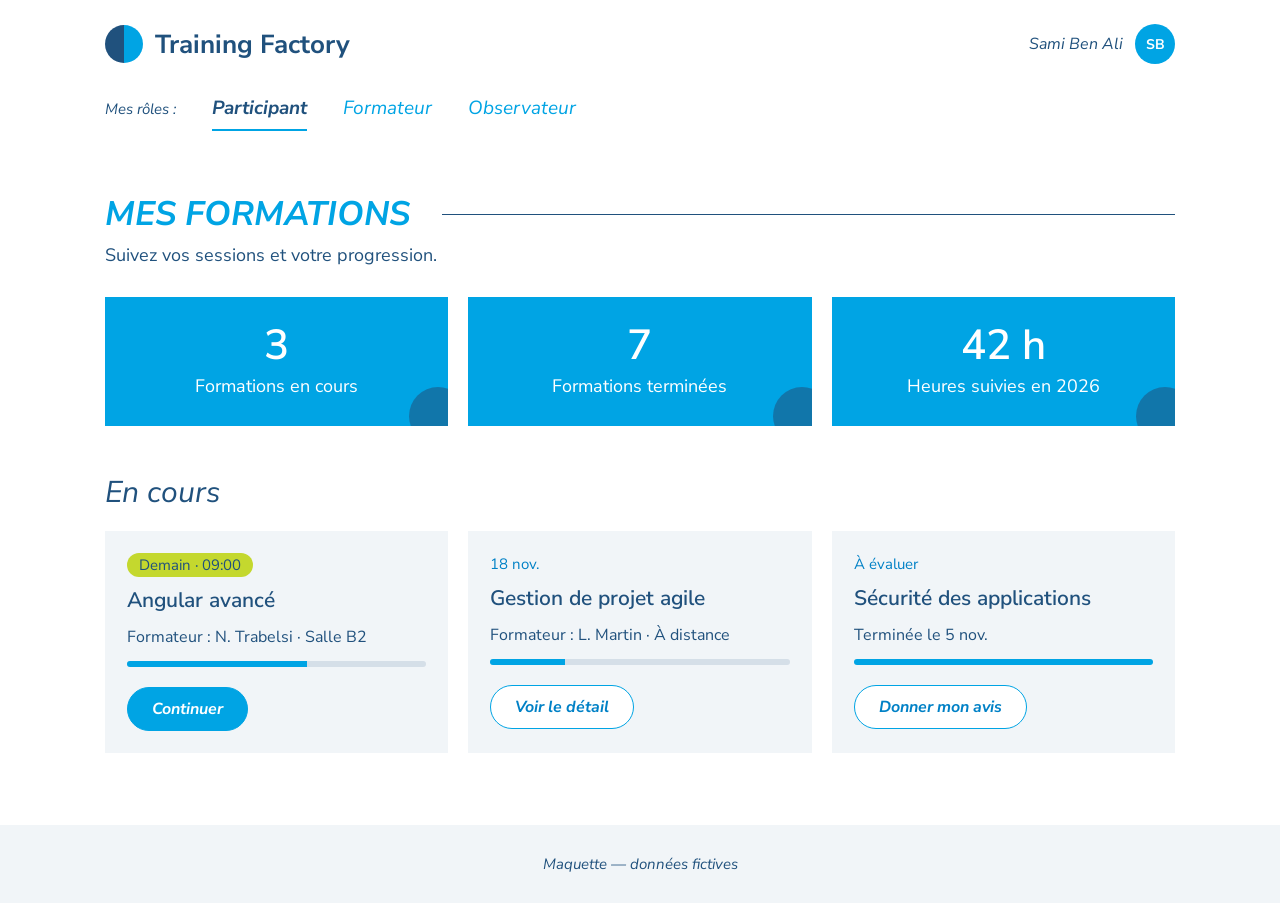
<file: maquette/index.html>
<!doctype html>
<html lang="fr">
<head>
<meta charset="utf-8">
<meta name="viewport" content="width=device-width, initial-scale=1">
<title>Training Factory — maquette</title>
<link rel="preconnect" href="https://fonts.googleapis.com">
<link href="https://fonts.googleapis.com/css2?family=Nunito+Sans:ital,wght@0,400;0,600;0,700;1,400;1,700&display=swap" rel="stylesheet">
<style>
  :root {
    --cyan: #00a4e4;
    --cyan-dark: #0081c6;
    --navy: #20517d;
    --pale: #f1f5f8;
    --line: #d5dfe8;
    --lime: #c4d82e;
    --white: #fff;
  }
  * { box-sizing: border-box; }
  body {
    margin: 0;
    font-family: "Nunito Sans", system-ui, -apple-system, "Segoe UI", Roboto, "Helvetica Neue", Arial, sans-serif;
    font-size: 18px;
    color: var(--navy);
    background: var(--white);
    line-height: 1.5;
  }
  .wrap { max-width: 1110px; margin: 0 auto; padding: 0 20px; }

  /* Header */
  .topbar-inner { display: flex; align-items: center; gap: 24px; min-height: 88px; flex-wrap: wrap; }
  .brand { display: flex; align-items: center; gap: 12px; font-weight: 700; font-size: 26px; color: var(--navy); }
  .brand-mark {
    width: 38px; height: 38px; border-radius: 50%; display: block;
    background: linear-gradient(90deg, var(--navy) 50%, var(--cyan) 50%);
  }
  .user { margin-left: auto; display: flex; align-items: center; gap: 12px; font-style: italic; font-size: 16px; }
  .avatar {
    width: 40px; height: 40px; border-radius: 50%; background: var(--cyan); color: var(--white);
    display: grid; place-items: center; font-weight: 700; font-style: normal; font-size: 14px;
  }

  /* Role switcher */
  .roles-inner { display: flex; align-items: center; gap: 8px 36px; flex-wrap: wrap; padding-bottom: 28px; }
  .roles-label { font-size: 15px; font-style: italic; }
  .role-tab {
    font: inherit; font-style: italic; font-size: 19px; color: var(--cyan);
    background: none; border: 0; border-bottom: 2px solid transparent; padding: 6px 0; cursor: pointer;
  }
  .role-tab:hover { color: var(--navy); }
  .role-tab[aria-selected="true"] { color: var(--navy); font-weight: 700; border-bottom-color: var(--cyan); }

  /* Content */
  main.wrap { padding-top: 36px; padding-bottom: 72px; }
  .title { display: flex; align-items: center; gap: 32px; margin-bottom: 8px; }
  .title::after { content: ""; flex: 1; height: 1px; background: var(--navy); min-width: 40px; }
  h1 {
    font-size: 34px; line-height: 1.15; margin: 0;
    font-weight: 700; font-style: italic; text-transform: uppercase; color: var(--cyan);
  }
  .lead { margin: 0 0 28px; max-width: 720px; }
  h2 { font-size: 30px; font-weight: 400; font-style: italic; margin: 44px 0 16px; }

  .stats { display: grid; grid-template-columns: repeat(auto-fit, minmax(200px, 1fr)); gap: 20px; }
  .stat {
    position: relative; overflow: hidden; background: var(--cyan); color: var(--white);
    padding: 26px 22px; text-align: center;
  }
  .stat::after {
    content: ""; position: absolute; right: -19px; bottom: -19px; width: 58px; height: 58px;
    border-radius: 50%; background: var(--navy); opacity: .55;
  }
  .stat-value { font-size: 42px; font-weight: 600; line-height: 1.1; }
  .stat-label { font-size: 18px; margin-top: 4px; }

  .cards { display: grid; grid-template-columns: repeat(auto-fit, minmax(270px, 1fr)); gap: 20px; }
  .card { background: var(--pale); padding: 22px; display: flex; flex-direction: column; gap: 8px; }
  .card h3 { margin: 0; font-size: 21px; font-weight: 600; }
  .meta { font-size: 16px; }
  .tag { align-self: flex-start; font-size: 15px; color: var(--cyan-dark); }
  .tag.orange { background: var(--lime); color: var(--navy); padding: 1px 12px; border-radius: 50px; }
  .progress { height: 6px; background: var(--line); border-radius: 50px; overflow: hidden; margin: 4px 0; }
  .progress > span { display: block; height: 100%; background: var(--cyan); }

  .btn {
    font: inherit; font-weight: 700; font-style: italic; font-size: 16px; cursor: pointer;
    padding: 9px 24px; border-radius: 50px; border: 1px solid var(--cyan);
    background: var(--white); color: var(--cyan-dark);
    align-self: flex-start; margin-top: 8px; white-space: nowrap;
  }
  .btn:hover { background: var(--navy); border-color: var(--navy); color: var(--white); }
  .btn.primary { background: var(--cyan); color: var(--white); }
  .btn.primary:hover { background: var(--navy); }
  td .btn { margin-top: 0; }

  .table-wrap { overflow-x: auto; }
  table { width: 100%; border-collapse: collapse; font-size: 17px; min-width: 560px; }
  th { text-align: left; font-weight: 700; border-bottom: 1px solid var(--navy); padding: 12px; }
  td { border-bottom: 1px solid var(--line); padding: 12px; }
  .num { text-align: right; font-variant-numeric: tabular-nums; }

  .panel[hidden] { display: none; }
  footer { background: var(--pale); padding: 28px 20px; font-size: 15px; font-style: italic; text-align: center; }
</style>
</head>
<body>

<header class="topbar">
  <div class="topbar-inner wrap">
    <div class="brand"><span class="brand-mark" aria-hidden="true"></span>Training Factory</div>
    <div class="user"><span>Sami Ben Ali</span><span class="avatar" aria-hidden="true">SB</span></div>
  </div>
</header>

<nav class="roles" aria-label="Rôle actif">
  <div class="roles-inner wrap" role="tablist">
    <span class="roles-label">Mes rôles :</span>
    <!-- Onglets générés à partir des rôles de l'utilisateur -->
  </div>
</nav>

<main class="wrap">
  <!-- PARTICIPANT -->
  <section class="panel" id="panel-participant" role="tabpanel">
    <div class="title"><h1>Mes formations</h1></div>
    <p class="lead">Suivez vos sessions et votre progression.</p>
    <div class="stats">
      <div class="stat"><div class="stat-value">3</div><div class="stat-label">Formations en cours</div></div>
      <div class="stat"><div class="stat-value">7</div><div class="stat-label">Formations terminées</div></div>
      <div class="stat"><div class="stat-value">42 h</div><div class="stat-label">Heures suivies en 2026</div></div>
    </div>
    <h2>En cours</h2>
    <div class="cards">
      <article class="card">
        <span class="tag orange">Demain · 09:00</span>
        <h3>Angular avancé</h3>
        <div class="meta">Formateur : N. Trabelsi · Salle B2</div>
        <div class="progress" aria-label="Progression 60 %"><span style="width:60%"></span></div>
        <button class="btn primary">Continuer</button>
      </article>
      <article class="card">
        <span class="tag">18 nov.</span>
        <h3>Gestion de projet agile</h3>
        <div class="meta">Formateur : L. Martin · À distance</div>
        <div class="progress" aria-label="Progression 25 %"><span style="width:25%"></span></div>
        <button class="btn">Voir le détail</button>
      </article>
      <article class="card">
        <span class="tag">À évaluer</span>
        <h3>Sécurité des applications</h3>
        <div class="meta">Terminée le 5 nov.</div>
        <div class="progress" aria-label="Progression 100 %"><span style="width:100%"></span></div>
        <button class="btn">Donner mon avis</button>
      </article>
    </div>
  </section>

  <!-- FORMATEUR -->
  <section class="panel" id="panel-formateur" role="tabpanel" hidden>
    <div class="title"><h1>Mes sessions</h1></div>
    <p class="lead">Préparez vos sessions, faites l'appel et évaluez les participants.</p>
    <div class="stats">
      <div class="stat"><div class="stat-value">2</div><div class="stat-label">Sessions cette semaine</div></div>
      <div class="stat"><div class="stat-value">28</div><div class="stat-label">Participants inscrits</div></div>
      <div class="stat"><div class="stat-value">4,6 / 5</div><div class="stat-label">Note moyenne reçue</div></div>
    </div>
    <h2>Prochaines sessions</h2>
    <div class="table-wrap">
      <table>
        <thead><tr><th>Formation</th><th>Date</th><th>Lieu</th><th class="num">Inscrits</th><th></th></tr></thead>
        <tbody>
          <tr><td>Angular avancé</td><td>13 nov. · 09:00</td><td>Salle B2</td><td class="num">12 / 15</td><td><button class="btn primary">Faire l'appel</button></td></tr>
          <tr><td>Introduction à TypeScript</td><td>16 nov. · 14:00</td><td>À distance</td><td class="num">16 / 20</td><td><button class="btn">Préparer</button></td></tr>
        </tbody>
      </table>
    </div>
    <button class="btn" style="margin-top:20px">+ Nouvelle session</button>
  </section>

  <!-- OBSERVATEUR -->
  <section class="panel" id="panel-observateur" role="tabpanel" hidden>
    <div class="title"><h1>Suivi de l'équipe</h1></div>
    <p class="lead">Vue manager / responsable formation : participation et résultats.</p>
    <div class="stats">
      <div class="stat"><div class="stat-value">14</div><div class="stat-label">Collaborateurs suivis</div></div>
      <div class="stat"><div class="stat-value">86 %</div><div class="stat-label">Taux de présence</div></div>
      <div class="stat"><div class="stat-value">71 %</div><div class="stat-label">Plan de formation réalisé</div></div>
    </div>
    <h2>Collaborateurs</h2>
    <div class="table-wrap">
      <table>
        <thead><tr><th>Collaborateur</th><th>Formation en cours</th><th class="num">Présence</th><th class="num">Progression</th></tr></thead>
        <tbody>
          <tr><td>Amira K.</td><td>Angular avancé</td><td class="num">100 %</td><td class="num">60 %</td></tr>
          <tr><td>Youssef M.</td><td>Gestion de projet agile</td><td class="num">75 %</td><td class="num">25 %</td></tr>
          <tr><td>Claire D.</td><td>Sécurité des applications</td><td class="num">90 %</td><td class="num">100 %</td></tr>
        </tbody>
      </table>
    </div>
    <button class="btn" style="margin-top:20px">Exporter le rapport</button>
  </section>
</main>

<footer>Maquette — données fictives</footer>

<script>
  // Un même utilisateur peut cumuler plusieurs rôles.
  const ROLES = {
    participant: 'Participant',
    formateur: 'Formateur',
    observateur: 'Observateur'
  };
  const currentUser = { name: 'Sami Ben Ali', roles: ['participant', 'formateur', 'observateur'] };

  const tablist = document.querySelector('.roles-inner');

  function selectRole(role) {
    tablist.querySelectorAll('.role-tab').forEach(t =>
      t.setAttribute('aria-selected', String(t.dataset.role === role)));
    document.querySelectorAll('.panel').forEach(p => { p.hidden = p.id !== 'panel-' + role; });
  }

  currentUser.roles.forEach(role => {
    const tab = document.createElement('button');
    tab.className = 'role-tab';
    tab.setAttribute('role', 'tab');
    tab.dataset.role = role;
    tab.textContent = ROLES[role];
    tab.addEventListener('click', () => selectRole(role));
    tablist.appendChild(tab);
  });

  selectRole(currentUser.roles[0]);
</script>
</body>
</html>
</file>
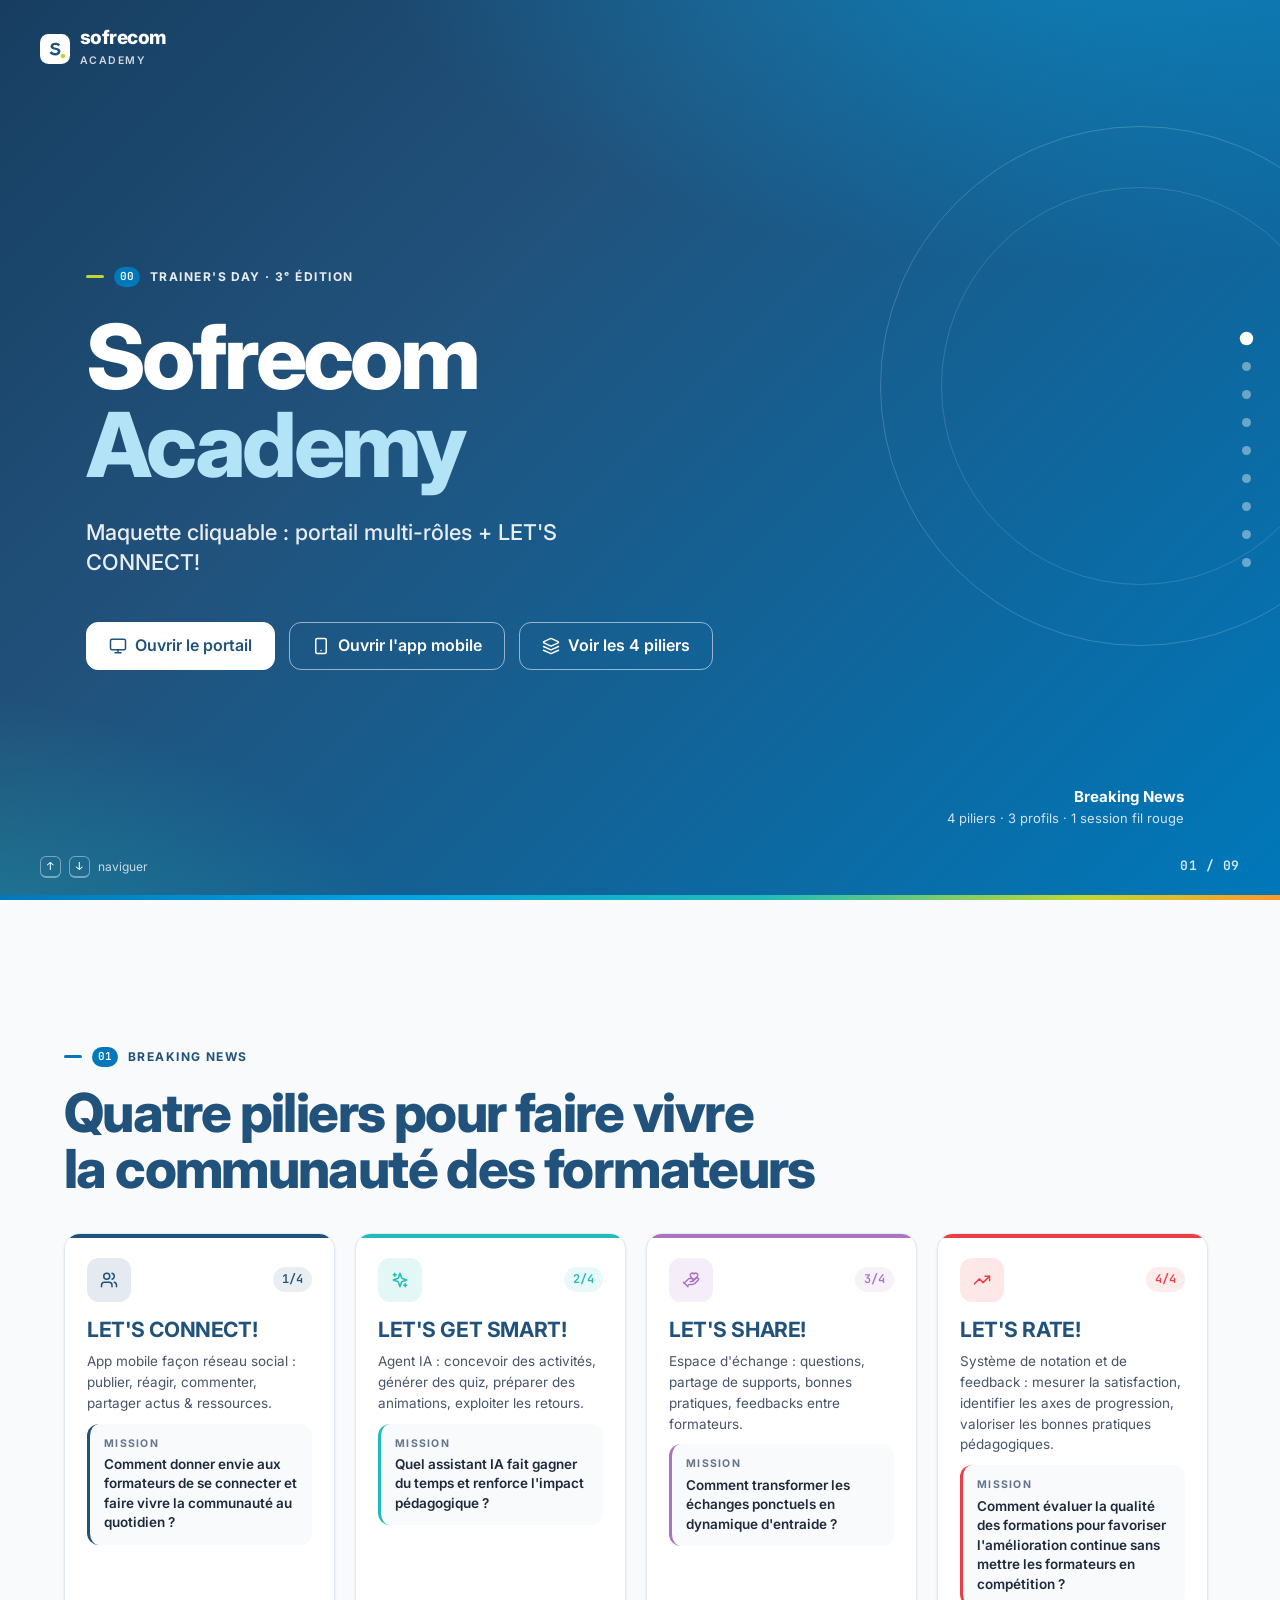
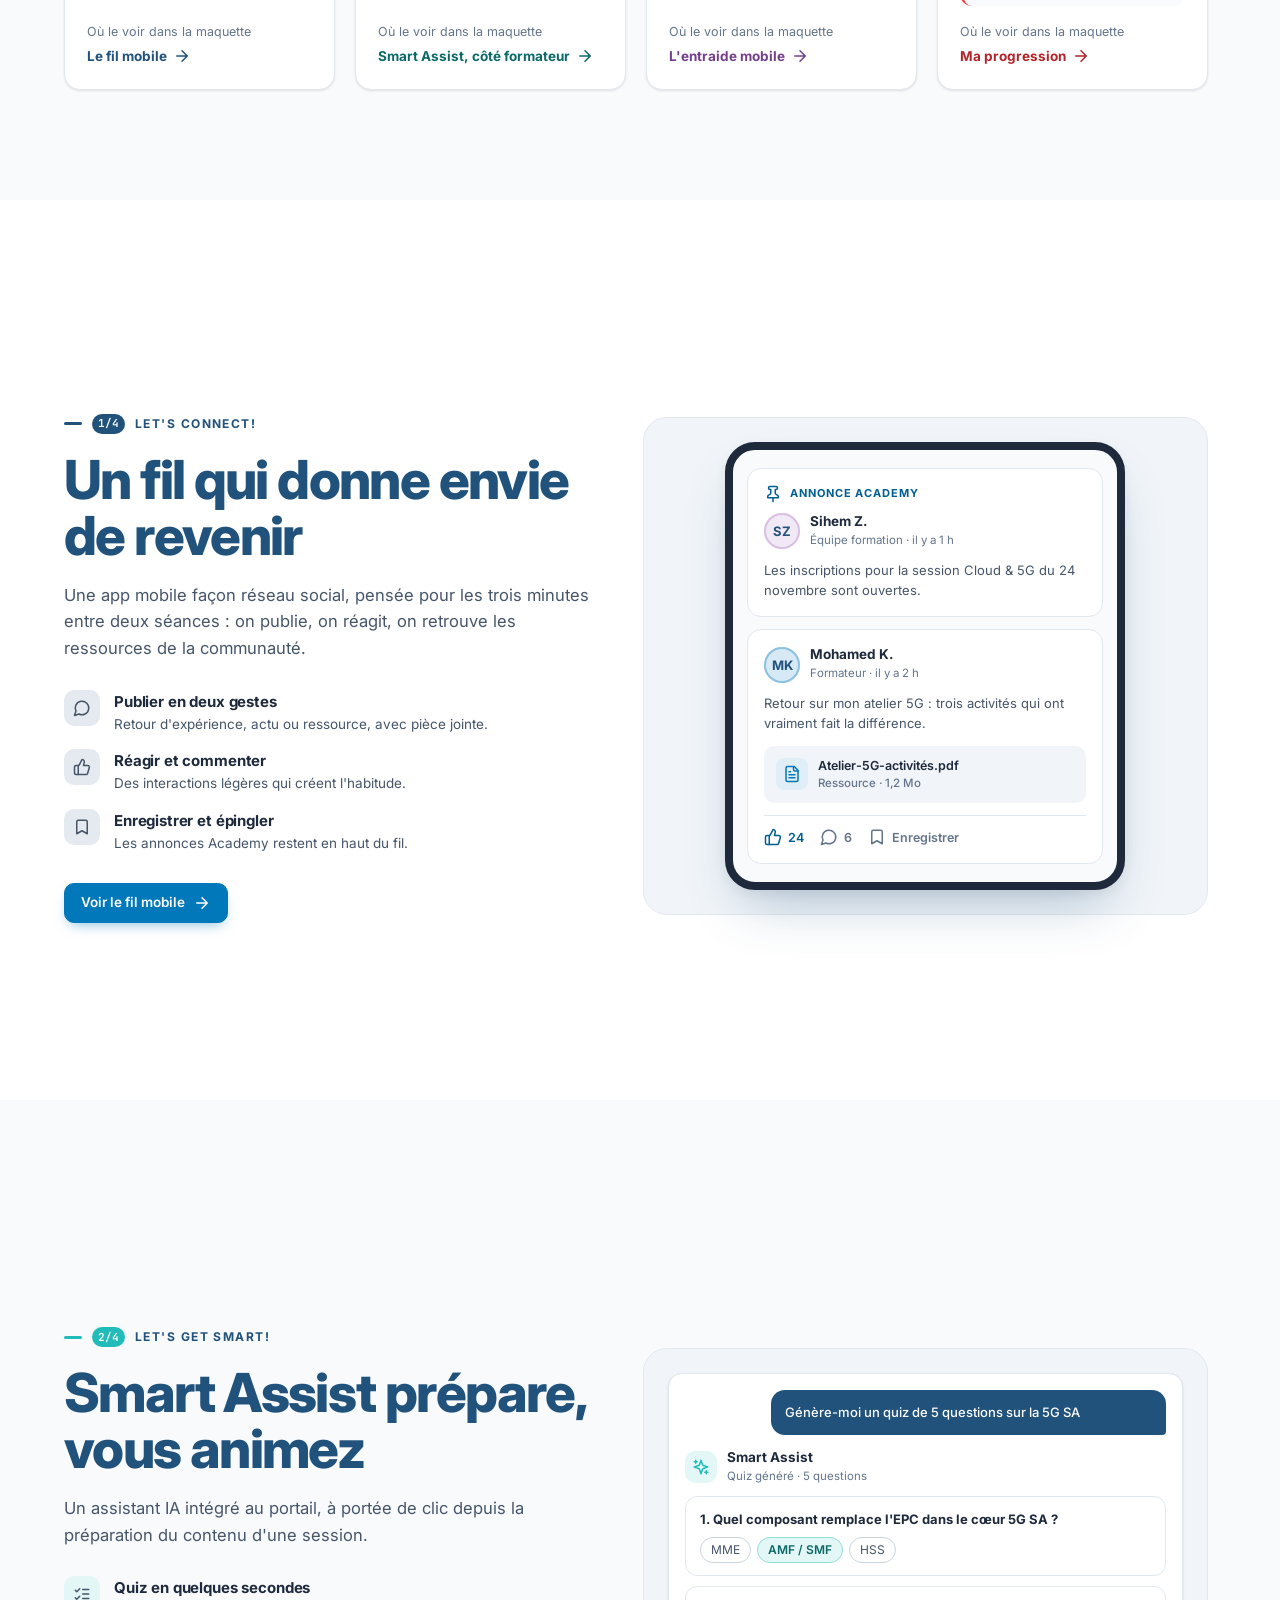
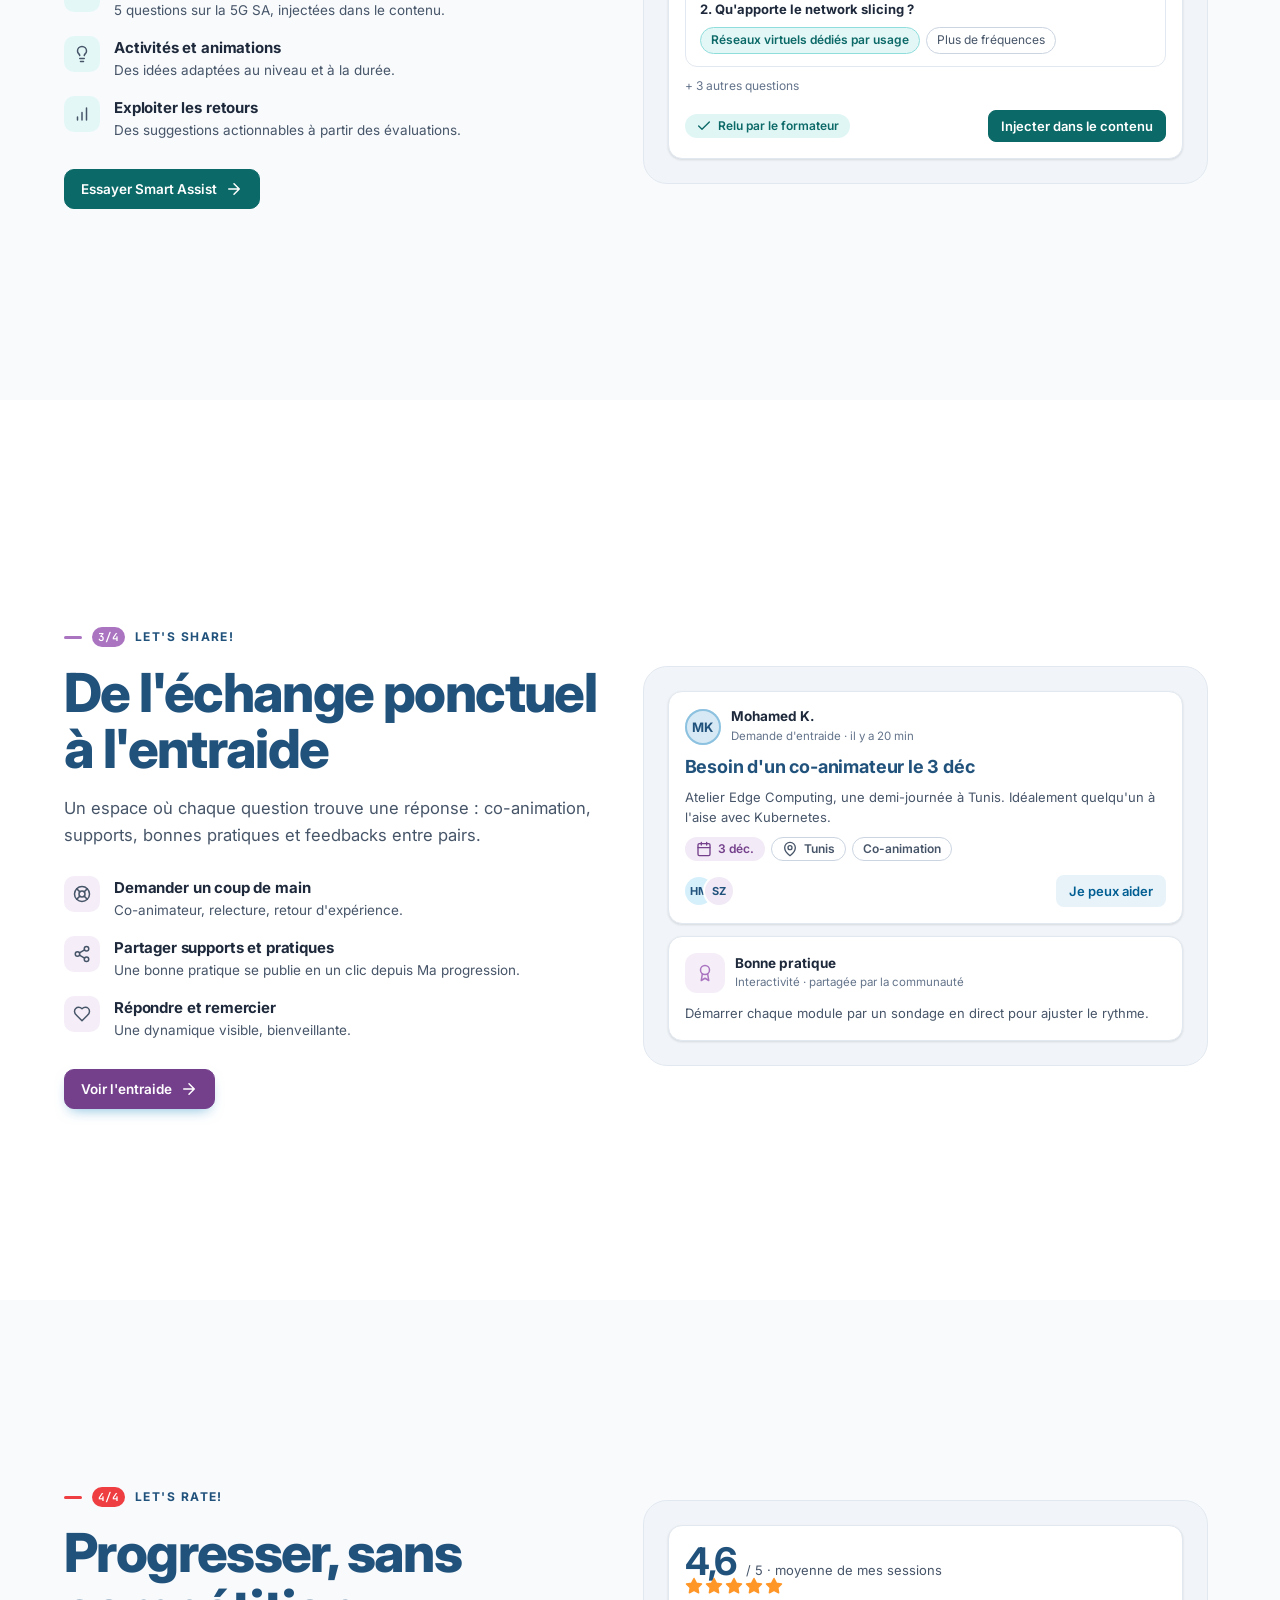
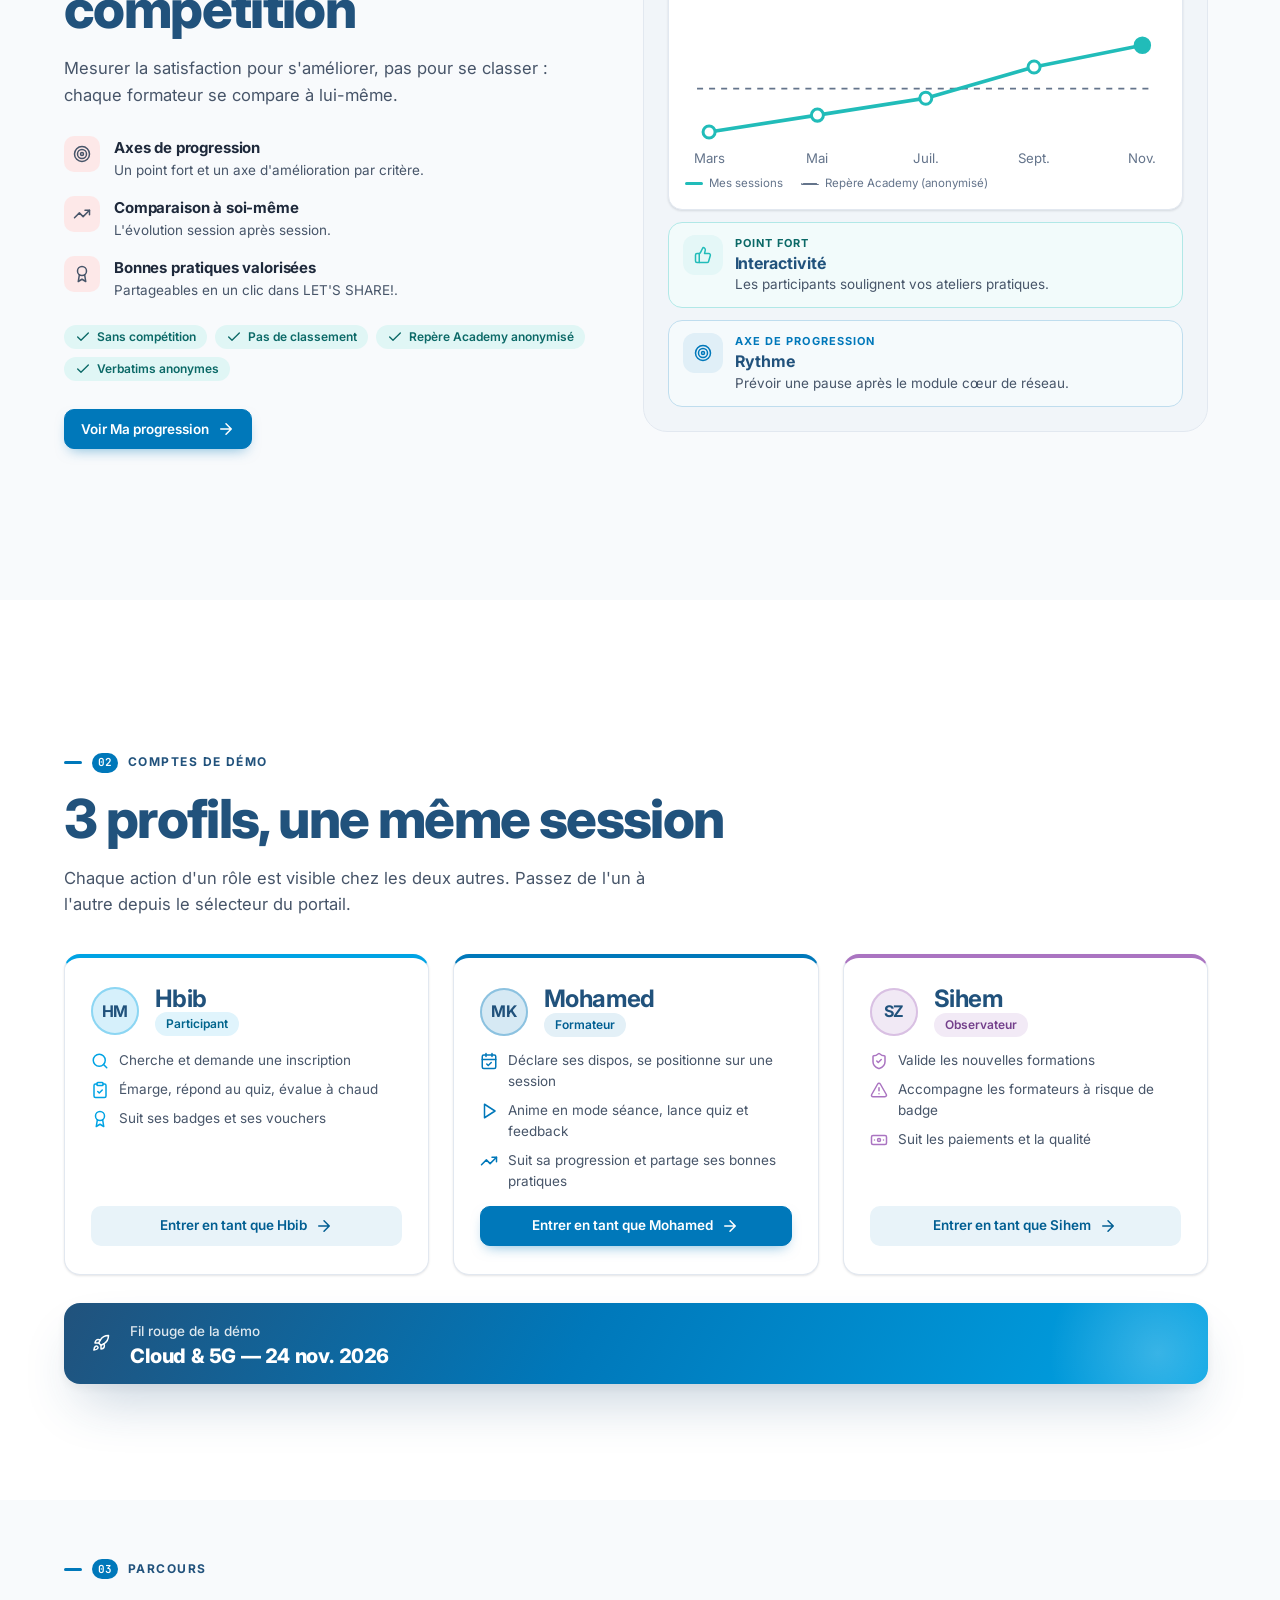
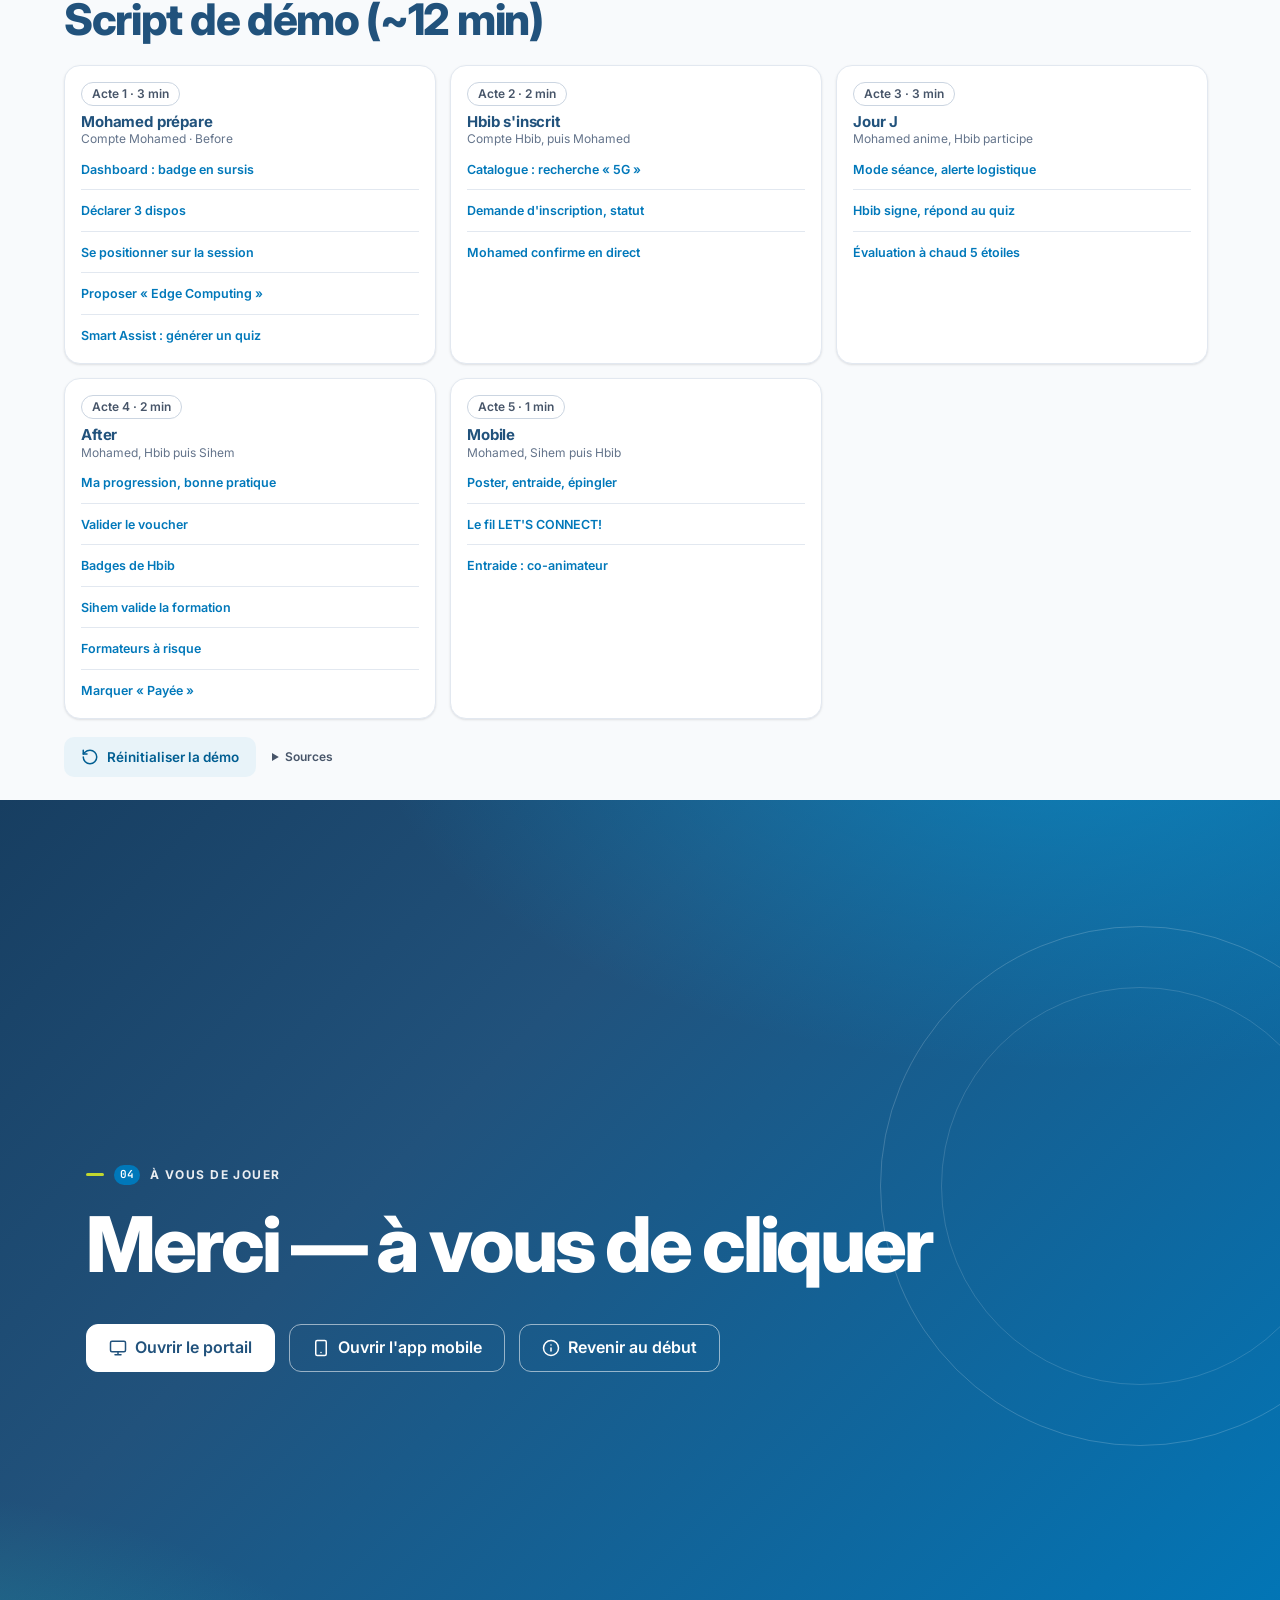
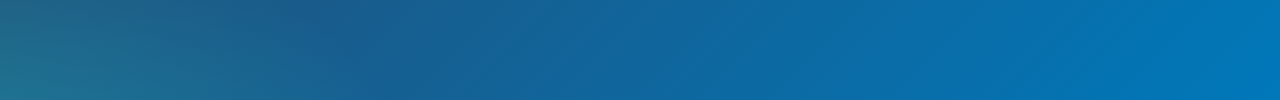
<file: sofrecom-academy/index.html>
<!doctype html>
<html lang="fr">
<head>
  <meta charset="utf-8">
  <meta name="viewport" content="width=device-width, initial-scale=1">
  <title>Sofrecom Academy · Hub de démo</title>
  <meta name="description" content="Hub de la maquette Sofrecom Academy — Trainer's Day 3e édition : les 4 piliers, les 3 profils et le script de démo.">
  <link rel="preconnect" href="https://fonts.googleapis.com">
  <link rel="preconnect" href="https://fonts.gstatic.com" crossorigin>
  <link href="https://fonts.googleapis.com/css2?family=Inter:wght@400;500;600;700;800&family=JetBrains+Mono:wght@500;600&display=swap" rel="stylesheet">
  <link rel="stylesheet" href="css/sofrecom.css">
  <link rel="stylesheet" href="css/maquette.css">
  <style>
/* =====================================================================
   Extensions maquette — hub (présentation plein écran, slides verticales)
   ===================================================================== */
html { scroll-behavior: smooth; }
body { background: var(--bg-0); }

/* --- Chrome fixe --- */
.hub-logo { position: fixed; top: 28px; left: 40px; z-index: 70; }
.hub-count { position: fixed; right: 40px; bottom: 24px; z-index: 70; font-family: var(--mono); font-size: 13px; font-weight: 600; color: var(--ink-dim); letter-spacing: .04em; font-variant-numeric: tabular-nums; }
.hub-count b { color: var(--blue-d); font-weight: 600; }
.hub-dots { position: fixed; right: 22px; top: 50%; transform: translateY(-50%); z-index: 70; display: flex; flex-direction: column; gap: 4px; }
.hub-dots button { width: 24px; height: 24px; border: 0; background: transparent; cursor: pointer; display: grid; place-items: center; padding: 0; }
.hub-dots button::before { content: ""; width: 9px; height: 9px; border-radius: 50%; background: var(--line-2); transition: transform var(--t) var(--ease), background var(--t) var(--ease); }
.hub-dots button:hover::before { background: var(--ink-dim); }
.hub-dots button[aria-current="true"]::before { background: var(--blue); transform: scale(1.5); }
body.on-dark .hub-dots button::before { background: rgba(255,255,255,.4); }
body.on-dark .hub-dots button[aria-current="true"]::before { background: #fff; }
body.on-dark .hub-count, body.on-dark .hub-count b { color: rgba(255,255,255,.85); }
.hub-hint { position: fixed; left: 40px; bottom: 22px; z-index: 70; font-size: 12px; color: var(--ink-dim); display: flex; align-items: center; gap: 8px; }
.hub-hint kbd { font-family: var(--mono); font-size: 11px; border: 1px solid var(--line-2); border-bottom-width: 2px; border-radius: 6px; padding: 1px 6px; background: var(--bg-0); color: var(--ink-soft); }
body.on-dark .hub-hint { color: rgba(255,255,255,.75); }
body.on-dark .hub-hint kbd { background: transparent; border-color: rgba(255,255,255,.4); color: #fff; }

/* --- Slides --- */
.slide { position: relative; min-height: 100vh; min-height: 100dvh; display: flex; flex-direction: column; justify-content: center; padding: 104px 96px 72px 96px; overflow: hidden; }
.slide.alt { background: var(--bg-1); }
.slide.cover { background: var(--grad-cover); color: #fff; }
.slide .wrap { width: 100%; max-width: 1280px; margin: 0 auto; }
.slide .reveal { animation-play-state: paused; }
.slide.in .reveal { animation-play-state: running; }
@media (min-width: 900px) and (min-height: 640px) {
  html { scroll-snap-type: y proximity; }
  .slide { scroll-snap-align: start; scroll-snap-stop: always; height: 100vh; height: 100dvh; min-height: 0; }
}

.slide h2.big { font-size: clamp(32px, 4.2vw, 56px); letter-spacing: -.03em; line-height: 1.04; font-weight: 800; margin-top: 18px; }
.slide .lead { font-size: clamp(15px, 1.3vw, 19px); color: var(--ink-soft); max-width: 60ch; margin-top: 18px; line-height: 1.6; }

/* --- Cover --- */
.cover .wrap { max-width: 1100px; }
.cover .eyebrow { color: rgba(255,255,255,.9); }
.cover .eyebrow::before { background: var(--green); }
.cover h1 { color: #fff; font-size: clamp(44px, 7vw, 104px); line-height: .98; letter-spacing: -.04em; font-weight: 800; margin-top: 26px; }
.cover h1 span { display: block; color: color-mix(in srgb, var(--cyan) 30%, white); }
.cover .sub { margin-top: 28px; font-size: clamp(16px, 1.7vw, 24px); color: rgba(255,255,255,.9); max-width: 36ch; line-height: 1.4; font-weight: 500; }
.cover .cta { display: flex; flex-wrap: wrap; gap: 14px; margin-top: 44px; }
.cover .btn-ghost-w { background: transparent; border: 1.5px solid rgba(255,255,255,.55); color: #fff; }
.cover .btn-ghost-w:hover { background: rgba(255,255,255,.12); text-decoration: none; }
.cover .meta { position: absolute; right: 96px; bottom: 72px; text-align: right; font-size: 13px; color: rgba(255,255,255,.8); }
.cover .meta strong { display: block; font-size: 15px; color: #fff; }
.cover .deco { position: absolute; right: -120px; top: 14%; width: 520px; height: 520px; border-radius: 50%; border: 1px solid rgba(255,255,255,.18); pointer-events: none; }
.cover .deco::after { content: ""; position: absolute; inset: 60px; border-radius: 50%; border: 1px solid rgba(255,255,255,.14); }

/* --- Slide 2 : 4 piliers --- */
.pillars { display: grid; grid-template-columns: repeat(4, minmax(0, 1fr)); gap: 20px; margin-top: 36px; }
.pillars .value-card { display: flex; flex-direction: column; gap: 10px; padding: 24px 22px 22px; }
.pillars .vc-top { display: flex; align-items: center; justify-content: space-between; }
.pillars .vc-top .vc-icon { margin: 0; }
.pillars .frac { font-family: var(--mono); font-size: 12px; font-weight: 600; color: var(--accent); background: color-mix(in srgb, var(--accent) 10%, white); border-radius: var(--r-pill); padding: 3px 9px; }
.pillars h3 { font-size: 21px; letter-spacing: -.02em; margin-top: 6px; }
.pillars .feat { font-size: 13.5px; color: var(--ink-soft); }
.pillars .mission { font-size: 13.5px; font-weight: 600; color: var(--ink); line-height: 1.45; padding: 12px 14px; border-radius: 12px; background: var(--bg-1); border-left: 3px solid var(--accent); }
.pillars .mission small { display: block; font-size: 10.5px; letter-spacing: .12em; text-transform: uppercase; color: var(--ink-dim); margin-bottom: 4px; font-weight: 700; }
.pillars .where { margin-top: auto; padding-top: 6px; font-size: 12.5px; color: var(--ink-dim); }
.pillars .where a { display: inline-flex; align-items: center; gap: 6px; font-weight: 700; margin-top: 4px; color: var(--accent-ink, var(--blue-ink)); font-size: 13.5px; }

/* --- Slides pilier --- */
.split { display: grid; grid-template-columns: minmax(0, 1fr) minmax(0, 1.05fr); gap: 72px; align-items: center; }
.pitch .kicker { font-family: var(--mono); font-size: 12px; font-weight: 600; color: var(--accent); }
.benefits { list-style: none; margin: 28px 0 0; padding: 0; display: grid; gap: 14px; }
.benefits li { display: flex; gap: 14px; align-items: flex-start; }
.benefits .icon-chip { width: 36px; height: 36px; border-radius: 10px; }
.benefits strong { display: block; color: var(--ink); font-size: 15px; letter-spacing: -.01em; }
.benefits span { font-size: 13.5px; color: var(--ink-soft); }
.principles { display: flex; flex-wrap: wrap; gap: 8px; margin-top: 24px; }
.pitch .btn { margin-top: 28px; }
.pitch .mission-q { margin-top: 22px; font-size: 13.5px; color: var(--ink-dim); font-style: italic; max-width: 56ch; }

/* --- Mini-maquettes --- */
.mk { font-size: 13px; color: var(--ink); }
.mk .mk-head { display: flex; align-items: center; gap: 10px; }
.mk .who strong { display: block; font-size: 13.5px; line-height: 1.2; }
.mk .who span { font-size: 11.5px; color: var(--ink-dim); }
.mk-card { background: var(--bg-0); border: 1px solid var(--line); border-radius: 14px; padding: 16px; box-shadow: var(--shadow-1); }
.mk-card + .mk-card { margin-top: 12px; }
.mk p.txt { margin-top: 10px; line-height: 1.55; color: var(--ink-soft); }
.mk .attach { display: flex; align-items: center; gap: 10px; margin-top: 12px; padding: 10px 12px; border-radius: 10px; background: var(--bg-2); font-weight: 600; font-size: 12.5px; }
.mk .attach .icon-chip { width: 32px; height: 32px; border-radius: 8px; }
.mk .attach small { display: block; font-weight: 500; color: var(--ink-dim); font-size: 11.5px; }
.mk .acts { display: flex; gap: 16px; margin-top: 12px; padding-top: 12px; border-top: 1px solid var(--line); color: var(--ink-dim); font-size: 12.5px; font-weight: 600; }
.mk .acts span { display: inline-flex; align-items: center; gap: 6px; }
.mk .acts .on { color: var(--blue-ink); }
.mk .pinned { display: flex; align-items: center; gap: 8px; font-size: 11px; font-weight: 700; letter-spacing: .08em; text-transform: uppercase; color: var(--blue-ink); margin-bottom: 10px; }
.mk-phone { max-width: 400px; margin: 0 auto; border-radius: 30px; border: 8px solid var(--ink); background: var(--bg-1); padding: 18px 14px; box-shadow: var(--shadow-3); }
.mk-phone .mk-card { box-shadow: none; }
.mk-bubble { padding: 12px 14px; border-radius: 14px 14px 4px 14px; background: var(--blue-d); color: #fff; font-weight: 500; margin-left: auto; max-width: 82%; }
.mk-ai { margin-top: 14px; }
.mk-ai .mk-head .icon-chip { width: 32px; height: 32px; border-radius: 10px; --accent: var(--teal); }
.mk-q { margin-top: 10px; padding: 12px 14px; border: 1px solid var(--line); border-radius: 12px; background: var(--bg-0); }
.mk-q b { font-size: 13px; }
.mk-q .opts { display: flex; flex-wrap: wrap; gap: 6px; margin-top: 8px; }
.mk-q .opt { font-size: 12px; padding: 3px 10px; border-radius: var(--r-pill); border: 1px solid var(--line-2); color: var(--ink-soft); }
.mk-q .opt.right { border-color: color-mix(in srgb, var(--teal) 50%, white); background: color-mix(in srgb, var(--teal) 12%, white); color: var(--teal-ink); font-weight: 600; }
.mk-foot { display: flex; justify-content: space-between; align-items: center; gap: 10px; margin-top: 14px; flex-wrap: wrap; }
.mk-help { display: flex; align-items: center; gap: 10px; }
.mk-help .tags { display: flex; gap: 6px; flex-wrap: wrap; margin-top: 10px; }
.mk-rate { display: grid; gap: 12px; }
.mk-rate .score { display: flex; align-items: baseline; gap: 10px; }
.mk-rate .score b { font-size: 38px; letter-spacing: -.035em; color: var(--blue-d); line-height: 1; }
.mk-rate .stars-demo { display: inline-flex; margin-top: -4px; gap: 2px; color: var(--orange); }
.mk-rate .stars-demo svg { fill: currentColor; }
.mk-rate svg.curve { margin: 14px 0 4px; width: 100%; height: auto; overflow: visible; }
.mk-rate .curve .l { fill: none; stroke: var(--teal); stroke-width: 3; stroke-linecap: round; stroke-linejoin: round; }
.mk-rate .curve .r { stroke: var(--ink-dim); stroke-width: 1.5; stroke-dasharray: 5 5; }
.mk-rate .curve .d { fill: #fff; stroke: var(--teal); stroke-width: 2.5; }
.mk-rate .curve .d.last { fill: var(--teal); }
.mk-rate .curve text { font-size: 11px; fill: var(--ink-dim); font-family: var(--font); }
.mk-rate .legend-line { display: flex; gap: 18px; font-size: 11.5px; color: var(--ink-dim); flex-wrap: wrap; }
.mk-rate .legend-line i { display: inline-block; width: 18px; height: 0; border-top: 3px solid var(--teal); vertical-align: middle; margin-right: 6px; border-radius: 2px; }
.mk-rate .legend-line i.dash { border-top: 2px dashed var(--ink-dim); }
.mk-rate .insight { padding: 12px 14px; gap: 12px; }
.mk-rate .insight p { margin-top: 2px; }

/* --- Slide profils --- */
.profiles { display: grid; grid-template-columns: repeat(3, minmax(0, 1fr)); gap: 24px; margin-top: 36px; }
.profile { display: flex; flex-direction: column; gap: 14px; padding: 28px 26px; border-top: 4px solid var(--c); }
.profile .who { display: flex; align-items: center; gap: 16px; }
.profile h3 { font-size: 24px; letter-spacing: -.025em; }
.profile ul { margin: 0; padding: 0; list-style: none; display: grid; gap: 8px; font-size: 13.5px; color: var(--ink-soft); }
.profile li { display: flex; gap: 10px; align-items: flex-start; }
.profile li svg { color: var(--c); flex: none; margin-top: 2px; }
.profile .btn { margin-top: auto; }
.fil { display: flex; align-items: center; gap: 20px; margin-top: 28px; padding: 18px 28px; }
.fil .stat .num { font-size: 20px; letter-spacing: -.02em; background: none; color: #fff; -webkit-text-fill-color: #fff; }

/* --- Slide script --- */
.acts { display: grid; grid-template-columns: repeat(5, minmax(0, 1fr)); gap: 14px; margin-top: 22px; }
.act { padding: 16px 16px 8px; }
.act header { display: flex; align-items: center; gap: 8px; flex-wrap: wrap; }
.act h3 { font-size: 15px; margin-top: 8px; }
.act .acct { font-size: 12px; color: var(--ink-dim); }
.act .toc-row { grid-template-columns: 1fr; gap: 2px; padding: 9px 0; }
.act .toc-row a { font-size: 12.5px; font-weight: 600; line-height: 1.35; }
.act .toc-row span { font-size: 11.5px; color: var(--ink-dim); }
.script-foot { display: flex; align-items: center; gap: 16px; flex-wrap: wrap; margin-top: 18px; }
.script-foot details.src { margin: 0; border: 0; padding: 0; flex: 1 1 320px; }
.script-foot details.src p { margin-top: 8px; line-height: 1.5; }

/* --- Fin --- */
.end h2 { color: #fff; font-size: clamp(40px, 6vw, 88px); letter-spacing: -.04em; font-weight: 800; line-height: 1; margin-top: 22px; }
.end .eyebrow { color: rgba(255,255,255,.9); }
.end .eyebrow::before { background: var(--green); }
.end .cta { display: flex; flex-wrap: wrap; gap: 14px; margin-top: 40px; }

/* --- Responsive : flux normal --- */
@media (max-width: 1280px) and (min-width: 900px) {
  .slide { padding-left: 64px; padding-right: 72px; }
  .acts { grid-template-columns: repeat(3, minmax(0, 1fr)); }
  .split { gap: 40px; }
}
@media (max-width: 1100px) { .pillars { grid-template-columns: repeat(2, minmax(0, 1fr)); } }
@media (max-width: 899px) {
  .hub-dots, .hub-count, .hub-hint { display: none; }
  .hub-logo { position: absolute; top: 20px; left: 20px; }
  .slide { padding: 92px 20px 56px; }
  .cover .meta { position: static; text-align: left; margin-top: 36px; }
  .pillars, .profiles, .acts, .split { grid-template-columns: minmax(0, 1fr); }
  .split { gap: 32px; }
  .mk-phone { border-width: 6px; }
  .cover .deco { display: none; }
  .slide h2.big br { display: none; }
  .fil { flex-direction: column; align-items: flex-start; }
}
@media print { .hub-logo, .hub-dots, .hub-count, .hub-hint { display: none; } }
  </style>
</head>
<body class="on-dark">
  <a class="sr-only" href="#main">Aller au contenu</a>
  <header class="hub-logo" id="hubLogo"></header>
  <nav class="hub-dots" id="hubDots" aria-label="Navigation des slides"></nav>
  <div class="hub-count" id="hubCount" aria-live="polite" aria-atomic="true"><b>01</b> / 09</div>
  <div class="hub-hint" aria-hidden="true"><kbd>↑</kbd><kbd>↓</kbd> naviguer</div>
  <div class="sf-bar" aria-hidden="true"></div>

  <main id="main">

    <!-- 1. Cover -->
    <section class="slide cover in" id="s1" data-dark="1" data-title="Accueil" aria-labelledby="t1">
      <div class="deco" aria-hidden="true"></div>
      <div class="wrap">
        <p class="eyebrow reveal"><span class="num">00</span> Trainer's Day · 3ᵉ édition</p>
        <h1 id="t1" class="reveal">Sofrecom<span>Academy</span></h1>
        <p class="sub reveal">Maquette cliquable : portail multi-rôles + LET'S CONNECT!</p>
        <div class="cta reveal">
          <a class="btn btn-white btn-lg" href="portail.html"><i data-icon="monitor"></i> Ouvrir le portail</a>
          <a class="btn btn-ghost-w btn-lg" href="mobile.html"><i data-icon="smartphone"></i> Ouvrir l'app mobile</a>
          <a class="btn btn-ghost-w btn-lg" href="#s2" data-goto="1"><i data-icon="layers"></i> Voir les 4 piliers</a>
        </div>
      </div>
      <p class="meta reveal"><strong>Breaking News</strong>4 piliers · 3 profils · 1 session fil rouge</p>
    </section>

    <!-- 2. Breaking news : 4 piliers -->
    <section class="slide alt" id="s2" data-title="4 piliers" aria-labelledby="t2">
      <div class="wrap">
        <p class="eyebrow reveal"><span class="num">01</span> Breaking News</p>
        <h2 id="t2" class="big reveal">Quatre piliers pour faire vivre<br>la communauté des formateurs</h2>
        <div class="pillars">
          <article class="value-card reveal" style="--accent: var(--blue-d); --accent-ink: var(--blue-d)">
            <div class="vc-top"><span class="vc-icon"><i data-icon="users" data-size="22"></i></span><span class="frac">1/4</span></div>
            <h3>LET'S CONNECT!</h3>
            <p class="feat">App mobile façon réseau social : publier, réagir, commenter, partager actus &amp; ressources.</p>
            <p class="mission"><small>Mission</small>Comment donner envie aux formateurs de se connecter et faire vivre la communauté au quotidien ?</p>
            <p class="where">Où le voir dans la maquette<br><a href="mobile.html#/fil">Le fil mobile <i data-icon="arrow-right"></i></a></p>
          </article>
          <article class="value-card reveal" style="--accent: var(--teal); --accent-ink: var(--teal-ink)">
            <div class="vc-top"><span class="vc-icon"><i data-icon="sparkles" data-size="22"></i></span><span class="frac">2/4</span></div>
            <h3>LET'S GET SMART!</h3>
            <p class="feat">Agent IA : concevoir des activités, générer des quiz, préparer des animations, exploiter les retours.</p>
            <p class="mission"><small>Mission</small>Quel assistant IA fait gagner du temps et renforce l'impact pédagogique ?</p>
            <p class="where">Où le voir dans la maquette<br><a href="portail.html?as=karim#/before/contenu">Smart Assist, côté formateur <i data-icon="arrow-right"></i></a></p>
          </article>
          <article class="value-card reveal" style="--accent: var(--purple); --accent-ink: var(--purple-ink)">
            <div class="vc-top"><span class="vc-icon"><i data-icon="hand-heart" data-size="22"></i></span><span class="frac">3/4</span></div>
            <h3>LET'S SHARE!</h3>
            <p class="feat">Espace d'échange : questions, partage de supports, bonnes pratiques, feedbacks entre formateurs.</p>
            <p class="mission"><small>Mission</small>Comment transformer les échanges ponctuels en dynamique d'entraide ?</p>
            <p class="where">Où le voir dans la maquette<br><a href="mobile.html#/entraide">L'entraide mobile <i data-icon="arrow-right"></i></a></p>
          </article>
          <article class="value-card reveal" style="--accent: var(--red); --accent-ink: var(--red-ink)">
            <div class="vc-top"><span class="vc-icon"><i data-icon="trending-up" data-size="22"></i></span><span class="frac">4/4</span></div>
            <h3>LET'S RATE!</h3>
            <p class="feat">Système de notation et de feedback : mesurer la satisfaction, identifier les axes de progression, valoriser les bonnes pratiques pédagogiques.</p>
            <p class="mission"><small>Mission</small>Comment évaluer la qualité des formations pour favoriser l'amélioration continue sans mettre les formateurs en compétition ?</p>
            <p class="where">Où le voir dans la maquette<br><a href="portail.html?as=karim#/after/progression">Ma progression <i data-icon="arrow-right"></i></a></p>
          </article>
        </div>
      </div>
    </section>

    <!-- 3a. CONNECT -->
    <section class="slide" id="s3" data-title="Let's Connect" style="--accent: var(--blue-d); --phase-accent: var(--blue-d)" aria-labelledby="t3">
      <div class="wrap split">
        <div class="pitch">
          <p class="eyebrow reveal"><span class="num">1/4</span> LET'S CONNECT!</p>
          <h2 id="t3" class="big reveal">Un fil qui donne envie de revenir</h2>
          <p class="lead reveal">Une app mobile façon réseau social, pensée pour les trois minutes entre deux séances : on publie, on réagit, on retrouve les ressources de la communauté.</p>
          <ul class="benefits reveal">
            <li><span class="icon-chip"><i data-icon="message-circle"></i></span><div><strong>Publier en deux gestes</strong><span>Retour d'expérience, actu ou ressource, avec pièce jointe.</span></div></li>
            <li><span class="icon-chip"><i data-icon="thumbs-up"></i></span><div><strong>Réagir et commenter</strong><span>Des interactions légères qui créent l'habitude.</span></div></li>
            <li><span class="icon-chip"><i data-icon="bookmark"></i></span><div><strong>Enregistrer et épingler</strong><span>Les annonces Academy restent en haut du fil.</span></div></li>
          </ul>
          <a class="btn btn-primary reveal" href="mobile.html#/fil">Voir le fil mobile <i data-icon="arrow-right"></i></a>
        </div>
        <div class="mock-wrap reveal" aria-label="Aperçu : fil LET'S CONNECT!">
          <div class="mk mk-phone">
            <div class="mk-card">
              <p class="pinned"><i data-icon="pin" data-size="14"></i> Annonce Academy</p>
              <div class="mk-head"><span data-avatar="leila"></span><div class="who"><strong>Sihem Z.</strong><span>Équipe formation · il y a 1 h</span></div></div>
              <p class="txt">Les inscriptions pour la session Cloud &amp; 5G du 24 novembre sont ouvertes.</p>
            </div>
            <div class="mk-card">
              <div class="mk-head"><span data-avatar="karim"></span><div class="who"><strong>Mohamed K.</strong><span>Formateur · il y a 2 h</span></div></div>
              <p class="txt">Retour sur mon atelier 5G : trois activités qui ont vraiment fait la différence.</p>
              <div class="attach"><span class="icon-chip" style="--accent: var(--blue)"><i data-icon="file-text"></i></span><div>Atelier-5G-activités.pdf<small>Ressource · 1,2 Mo</small></div></div>
              <div class="acts"><span class="on"><i data-icon="thumbs-up"></i> 24</span><span><i data-icon="message-circle"></i> 6</span><span><i data-icon="bookmark"></i> Enregistrer</span></div>
            </div>
          </div>
        </div>
      </div>
    </section>

    <!-- 3b. GET SMART -->
    <section class="slide alt" id="s4" data-title="Let's Get Smart" style="--accent: var(--teal); --phase-accent: var(--teal)" aria-labelledby="t4">
      <div class="wrap split">
        <div class="pitch">
          <p class="eyebrow reveal"><span class="num">2/4</span> LET'S GET SMART!</p>
          <h2 id="t4" class="big reveal">Smart Assist prépare, vous animez</h2>
          <p class="lead reveal">Un assistant IA intégré au portail, à portée de clic depuis la préparation du contenu d'une session.</p>
          <ul class="benefits reveal">
            <li><span class="icon-chip"><i data-icon="list-checks"></i></span><div><strong>Quiz en quelques secondes</strong><span>5 questions sur la 5G SA, injectées dans le contenu.</span></div></li>
            <li><span class="icon-chip"><i data-icon="lightbulb"></i></span><div><strong>Activités et animations</strong><span>Des idées adaptées au niveau et à la durée.</span></div></li>
            <li><span class="icon-chip"><i data-icon="bar-chart"></i></span><div><strong>Exploiter les retours</strong><span>Des suggestions actionnables à partir des évaluations.</span></div></li>
          </ul>
          <a class="btn btn-teal reveal" href="portail.html?as=karim#/before/contenu">Essayer Smart Assist <i data-icon="arrow-right"></i></a>
        </div>
        <div class="mock-wrap reveal" aria-label="Aperçu : panneau Smart Assist">
          <div class="mk">
            <div class="mk-card">
              <div class="mk-bubble">Génère-moi un quiz de 5 questions sur la 5G SA</div>
              <div class="mk-ai">
                <div class="mk-head"><span class="icon-chip"><i data-icon="sparkles"></i></span><div class="who"><strong>Smart Assist</strong><span>Quiz généré · 5 questions</span></div></div>
                <div class="mk-q"><b>1. Quel composant remplace l'EPC dans le cœur 5G SA ?</b><div class="opts"><span class="opt">MME</span><span class="opt right">AMF / SMF</span><span class="opt">HSS</span></div></div>
                <div class="mk-q"><b>2. Qu'apporte le network slicing ?</b><div class="opts"><span class="opt right">Réseaux virtuels dédiés par usage</span><span class="opt">Plus de fréquences</span></div></div>
                <p class="xs dim" style="margin-top:10px">+ 3 autres questions</p>
              </div>
              <div class="mk-foot"><span class="pill teal"><i data-icon="check" data-cls="sm"></i> Relu par le formateur</span><span class="btn btn-teal btn-sm" aria-hidden="true">Injecter dans le contenu</span></div>
            </div>
          </div>
        </div>
      </div>
    </section>

    <!-- 3c. SHARE -->
    <section class="slide" id="s5" data-title="Let's Share" style="--accent: var(--purple); --phase-accent: var(--purple)" aria-labelledby="t5">
      <div class="wrap split">
        <div class="pitch">
          <p class="eyebrow reveal"><span class="num">3/4</span> LET'S SHARE!</p>
          <h2 id="t5" class="big reveal">De l'échange ponctuel à l'entraide</h2>
          <p class="lead reveal">Un espace où chaque question trouve une réponse : co-animation, supports, bonnes pratiques et feedbacks entre pairs.</p>
          <ul class="benefits reveal">
            <li><span class="icon-chip"><i data-icon="life-buoy"></i></span><div><strong>Demander un coup de main</strong><span>Co-animateur, relecture, retour d'expérience.</span></div></li>
            <li><span class="icon-chip"><i data-icon="share"></i></span><div><strong>Partager supports et pratiques</strong><span>Une bonne pratique se publie en un clic depuis Ma progression.</span></div></li>
            <li><span class="icon-chip"><i data-icon="heart"></i></span><div><strong>Répondre et remercier</strong><span>Une dynamique visible, bienveillante.</span></div></li>
          </ul>
          <a class="btn btn-primary reveal" style="--blue: var(--purple-ink)" href="mobile.html#/entraide">Voir l'entraide <i data-icon="arrow-right"></i></a>
        </div>
        <div class="mock-wrap reveal" aria-label="Aperçu : carte d'entraide">
          <div class="mk">
            <div class="mk-card">
              <div class="mk-help"><span data-avatar="karim"></span><div class="who"><strong>Mohamed K.</strong><span>Demande d'entraide · il y a 20 min</span></div></div>
              <h3 style="margin-top:12px;font-size:18px">Besoin d'un co-animateur le 3 déc</h3>
              <p class="txt">Atelier Edge Computing, une demi-journée à Tunis. Idéalement quelqu'un à l'aise avec Kubernetes.</p>
              <div class="mk-help"><div class="tags"><span class="pill purple"><i data-icon="calendar" data-cls="sm"></i> 3 déc.</span><span class="pill outline"><i data-icon="map-pin" data-cls="sm"></i> Tunis</span><span class="pill outline">Co-animation</span></div></div>
              <div class="mk-foot"><span class="avatar-stack"><span data-avatar="sana" data-size="sm"></span><span data-avatar="leila" data-size="sm"></span></span><span class="btn btn-soft btn-sm" aria-hidden="true">Je peux aider</span></div>
            </div>
            <div class="mk-card">
              <div class="mk-help"><span class="icon-chip" style="--accent: var(--purple)"><i data-icon="award"></i></span><div class="who"><strong>Bonne pratique</strong><span>Interactivité · partagée par la communauté</span></div></div>
              <p class="txt">Démarrer chaque module par un sondage en direct pour ajuster le rythme.</p>
            </div>
          </div>
        </div>
      </div>
    </section>

    <!-- 3d. RATE -->
    <section class="slide alt" id="s6" data-title="Let's Rate" style="--accent: var(--red); --phase-accent: var(--red)" aria-labelledby="t6">
      <div class="wrap split">
        <div class="pitch">
          <p class="eyebrow reveal"><span class="num">4/4</span> LET'S RATE!</p>
          <h2 id="t6" class="big reveal">Progresser, sans compétition</h2>
          <p class="lead reveal">Mesurer la satisfaction pour s'améliorer, pas pour se classer : chaque formateur se compare à lui-même.</p>
          <ul class="benefits reveal">
            <li><span class="icon-chip"><i data-icon="target"></i></span><div><strong>Axes de progression</strong><span>Un point fort et un axe d'amélioration par critère.</span></div></li>
            <li><span class="icon-chip"><i data-icon="trending-up"></i></span><div><strong>Comparaison à soi-même</strong><span>L'évolution session après session.</span></div></li>
            <li><span class="icon-chip"><i data-icon="award"></i></span><div><strong>Bonnes pratiques valorisées</strong><span>Partageables en un clic dans LET'S SHARE!.</span></div></li>
          </ul>
          <div class="principles reveal">
            <span class="pill teal"><i data-icon="check" data-cls="sm"></i> Sans compétition</span>
            <span class="pill teal"><i data-icon="check" data-cls="sm"></i> Pas de classement</span>
            <span class="pill teal"><i data-icon="check" data-cls="sm"></i> Repère Academy anonymisé</span>
            <span class="pill teal"><i data-icon="check" data-cls="sm"></i> Verbatims anonymes</span>
          </div>
          <a class="btn btn-primary reveal" href="portail.html?as=karim#/after/progression">Voir Ma progression <i data-icon="arrow-right"></i></a>
        </div>
        <div class="mock-wrap reveal" aria-label="Aperçu : progression d'un formateur">
          <div class="mk mk-rate">
            <div class="mk-card">
              <div class="score"><b>4,6</b><span class="muted">/ 5 · moyenne de mes sessions</span></div>
              <div class="stars-demo" role="img" aria-label="4,6 étoiles sur 5" id="demoStars"></div>
              <svg class="curve" viewBox="0 0 400 130" role="img" aria-label="Courbe de progression : de 4,1 à 4,6 sur cinq sessions, au-dessus du repère Academy">
                <line class="r" x1="10" y1="62" x2="390" y2="62"></line>
                <polyline class="l" points="20,98 110,84 200,70 290,44 380,26"></polyline>
                <circle class="d" cx="20" cy="98" r="5"></circle><circle class="d" cx="110" cy="84" r="5"></circle><circle class="d" cx="200" cy="70" r="5"></circle><circle class="d" cx="290" cy="44" r="5"></circle><circle class="d last" cx="380" cy="26" r="6"></circle>
                <text x="20" y="124" text-anchor="middle">Mars</text><text x="110" y="124" text-anchor="middle">Mai</text><text x="200" y="124" text-anchor="middle">Juil.</text><text x="290" y="124" text-anchor="middle">Sept.</text><text x="380" y="124" text-anchor="middle">Nov.</text>
              </svg>
              <div class="legend-line"><span><i></i>Mes sessions</span><span><i class="dash"></i>Repère Academy (anonymisé)</span></div>
            </div>
            <div class="insight strength"><span class="icon-chip" style="--accent: var(--teal)"><i data-icon="thumbs-up"></i></span><div><div class="kicker">Point fort</div><h4>Interactivité</h4><p>Les participants soulignent vos ateliers pratiques.</p></div></div>
            <div class="insight progress-axis"><span class="icon-chip"><i data-icon="target"></i></span><div><div class="kicker">Axe de progression</div><h4>Rythme</h4><p>Prévoir une pause après le module cœur de réseau.</p></div></div>
          </div>
        </div>
      </div>
    </section>

    <!-- 4. Profils -->
    <section class="slide" id="s7" data-title="3 profils" aria-labelledby="t7">
      <div class="wrap">
        <p class="eyebrow reveal"><span class="num">02</span> Comptes de démo</p>
        <h2 id="t7" class="big reveal">3 profils, une même session</h2>
        <p class="lead reveal">Chaque action d'un rôle est visible chez les deux autres. Passez de l'un à l'autre depuis le sélecteur du portail.</p>
        <div class="profiles">
          <article class="card profile reveal" style="--c: var(--cyan)">
            <div class="who"><span data-avatar="sana" data-size="lg"></span><div><h3>Hbib</h3><span class="pill cyan">Participant</span></div></div>
            <ul><li><i data-icon="search"></i>Cherche et demande une inscription</li><li><i data-icon="clipboard-check"></i>Émarge, répond au quiz, évalue à chaud</li><li><i data-icon="award"></i>Suit ses badges et ses vouchers</li></ul>
            <a class="btn btn-soft" href="portail.html?as=sana">Entrer en tant que Hbib <i data-icon="arrow-right"></i></a>
          </article>
          <article class="card profile reveal" style="--c: var(--blue)">
            <div class="who"><span data-avatar="karim" data-size="lg"></span><div><h3>Mohamed</h3><span class="pill blue">Formateur</span></div></div>
            <ul><li><i data-icon="calendar-check"></i>Déclare ses dispos, se positionne sur une session</li><li><i data-icon="play"></i>Anime en mode séance, lance quiz et feedback</li><li><i data-icon="trending-up"></i>Suit sa progression et partage ses bonnes pratiques</li></ul>
            <a class="btn btn-primary" href="portail.html?as=karim">Entrer en tant que Mohamed <i data-icon="arrow-right"></i></a>
          </article>
          <article class="card profile reveal" style="--c: var(--purple)">
            <div class="who"><span data-avatar="leila" data-size="lg"></span><div><h3>Sihem</h3><span class="pill purple">Observateur</span></div></div>
            <ul><li><i data-icon="shield-check"></i>Valide les nouvelles formations</li><li><i data-icon="alert-triangle"></i>Accompagne les formateurs à risque de badge</li><li><i data-icon="banknote"></i>Suit les paiements et la qualité</li></ul>
            <a class="btn btn-soft" href="portail.html?as=leila">Entrer en tant que Sihem <i data-icon="arrow-right"></i></a>
          </article>
        </div>
        <div class="live fil reveal">
          <i data-icon="rocket" data-size="28"></i>
          <div class="stat"><span class="label" style="color:rgba(255,255,255,.85)">Fil rouge de la démo</span><span class="num">Cloud &amp; 5G — 24 nov. 2026</span></div>
        </div>
      </div>
    </section>

    <!-- 5. Script -->
    <section class="slide alt" id="s8" data-title="Script de démo" aria-labelledby="t8">
      <div class="wrap">
        <p class="eyebrow reveal"><span class="num">03</span> Parcours</p>
        <h2 id="t8" class="big reveal" style="font-size: clamp(28px, 3.4vw, 46px)">Script de démo (~12 min)</h2>
        <div class="acts">
          <article class="card act reveal">
            <header><span class="pill outline">Acte 1 · 3 min</span></header>
            <h3>Mohamed prépare</h3><p class="acct">Compte Mohamed · Before</p>
            <div class="toc-row"><div><a href="portail.html?as=karim#/f/dashboard">Dashboard : badge en sursis</a></div></div>
            <div class="toc-row"><div><a href="portail.html?as=karim#/before/dispos">Déclarer 3 dispos</a></div></div>
            <div class="toc-row"><div><a href="portail.html?as=karim#/before/sessions-ouvertes">Se positionner sur la session</a></div></div>
            <div class="toc-row"><div><a href="portail.html?as=karim#/before/proposer">Proposer « Edge Computing »</a></div></div>
            <div class="toc-row"><div><a href="portail.html?as=karim#/before/contenu">Smart Assist : générer un quiz</a></div></div>
          </article>
          <article class="card act reveal">
            <header><span class="pill outline">Acte 2 · 2 min</span></header>
            <h3>Hbib s'inscrit</h3><p class="acct">Compte Hbib, puis Mohamed</p>
            <div class="toc-row"><div><a href="portail.html?as=sana#/catalogue?q=5G">Catalogue : recherche « 5G »</a></div></div>
            <div class="toc-row"><div><a href="portail.html?as=sana#/p/accueil">Demande d'inscription, statut</a></div></div>
            <div class="toc-row"><div><a href="portail.html?as=karim#/before/session/s-cloud5g-1124">Mohamed confirme en direct</a></div></div>
          </article>
          <article class="card act reveal">
            <header><span class="pill outline">Acte 3 · 3 min</span></header>
            <h3>Jour J</h3><p class="acct">Mohamed anime, Hbib participe</p>
            <div class="toc-row"><div><a href="portail.html?as=karim#/during/seance">Mode séance, alerte logistique</a></div></div>
            <div class="toc-row"><div><a href="portail.html?as=sana#/p/session">Hbib signe, répond au quiz</a></div></div>
            <div class="toc-row"><div><a href="portail.html?as=sana#/p/evaluation">Évaluation à chaud 5 étoiles</a></div></div>
          </article>
          <article class="card act reveal">
            <header><span class="pill outline">Acte 4 · 2 min</span></header>
            <h3>After</h3><p class="acct">Mohamed, Hbib puis Sihem</p>
            <div class="toc-row"><div><a href="portail.html?as=karim#/after/progression">Ma progression, bonne pratique</a></div></div>
            <div class="toc-row"><div><a href="portail.html?as=karim#/after/vouchers">Valider le voucher</a></div></div>
            <div class="toc-row"><div><a href="portail.html?as=sana#/p/badges">Badges de Hbib</a></div></div>
            <div class="toc-row"><div><a href="portail.html?as=leila#/o/validation">Sihem valide la formation</a></div></div>
            <div class="toc-row"><div><a href="portail.html?as=leila#/o/risques">Formateurs à risque</a></div></div>
            <div class="toc-row"><div><a href="portail.html?as=leila#/o/paiements">Marquer « Payée »</a></div></div>
          </article>
          <article class="card act reveal">
            <header><span class="pill outline">Acte 5 · 1 min</span></header>
            <h3>Mobile</h3><p class="acct">Mohamed, Sihem puis Hbib</p>
            <div class="toc-row"><div><a href="mobile.html">Poster, entraide, épingler</a></div></div>
            <div class="toc-row"><div><a href="mobile.html#/fil">Le fil LET'S CONNECT!</a></div></div>
            <div class="toc-row"><div><a href="mobile.html#/entraide">Entraide : co-animateur</a></div></div>
          </article>
        </div>
        <div class="script-foot reveal">
          <button class="btn btn-soft" id="resetDemo" type="button"><i data-icon="rotate-ccw"></i> Réinitialiser la démo</button>
          <details class="src"><summary>Sources</summary><p>PRD Sofrecom Academy (rôles et fonctions) · Slides « Breaking News » de la Trainer's Day, 3ᵉ édition · Règles UI/UX Pro Max (design system Sofrecom). Données fictives.</p></details>
        </div>
      </div>
    </section>

    <!-- 6. Fin -->
    <section class="slide cover end" id="s9" data-dark="1" data-title="Merci" aria-labelledby="t9">
      <div class="deco" aria-hidden="true"></div>
      <div class="wrap">
        <p class="eyebrow reveal"><span class="num">04</span> À vous de jouer</p>
        <h2 id="t9" class="reveal">Merci — à vous de cliquer</h2>
        <div class="cta reveal">
          <a class="btn btn-white btn-lg" href="portail.html"><i data-icon="monitor"></i> Ouvrir le portail</a>
          <a class="btn btn-ghost-w btn-lg" href="mobile.html"><i data-icon="smartphone"></i> Ouvrir l'app mobile</a>
          <a class="btn btn-ghost-w btn-lg" href="#s1" data-goto="0"><i data-icon="arrow-up"></i> Revenir au début</a>
        </div>
      </div>
    </section>
  </main>

  <script src="js/data.js"></script>
  <script src="js/store.js"></script>
  <script src="js/ui.js"></script>
  <script>
  (function () {
    var ui = window.ui;
    // Icônes et avatars
    document.querySelectorAll('i[data-icon]').forEach(function (el) {
      var o = {}; if (el.dataset.cls) o.cls = el.dataset.cls;
      var tmp = document.createElement('span'); tmp.innerHTML = ui.icon(el.dataset.icon, o);
      var svg = tmp.firstElementChild;
      if (svg && el.dataset.size) { svg.setAttribute('width', el.dataset.size); svg.setAttribute('height', el.dataset.size); }
      el.replaceWith(svg);
    });
    document.querySelectorAll('[data-avatar]').forEach(function (el) {
      var tmp = document.createElement('span'); tmp.innerHTML = ui.avatar(el.dataset.avatar, { size: el.dataset.size || '', title: false });
      el.replaceWith(tmp.firstElementChild);
    });
    document.getElementById('hubLogo').innerHTML = ui.logo({ dark: true, href: 'index.html' });
    var stars = document.getElementById('demoStars');
    if (stars) stars.innerHTML = [1, 2, 3, 4, 5].map(function () { return ui.icon('star'); }).join('');

    var slides = Array.prototype.slice.call(document.querySelectorAll('.slide'));
    var total = slides.length, cur = 0;
    var pad = function (n) { return (n < 10 ? '0' : '') + n; };
    var dots = document.getElementById('hubDots'), count = document.getElementById('hubCount'), logoEl = document.getElementById('hubLogo');
    slides.forEach(function (s, i) {
      s.querySelectorAll('.reveal').forEach(function (r, k) { r.style.setProperty('--i', Math.min(k, 8)); });
      var b = document.createElement('button'); b.type = 'button';
      b.setAttribute('aria-label', 'Slide ' + (i + 1) + ' : ' + s.dataset.title);
      b.addEventListener('click', function () { goTo(i); });
      dots.appendChild(b);
    });
    var reduce = window.matchMedia('(prefers-reduced-motion: reduce)').matches;
    function goTo(i) { i = Math.max(0, Math.min(total - 1, i)); slides[i].scrollIntoView({ behavior: reduce ? 'auto' : 'smooth', block: 'start' }); }
    function setCur(i) {
      cur = i;
      count.innerHTML = '<b>' + pad(i + 1) + '</b> / ' + pad(total);
      Array.prototype.forEach.call(dots.children, function (b, k) { if (k === i) b.setAttribute('aria-current', 'true'); else b.removeAttribute('aria-current'); });
      var dark = !!slides[i].dataset.dark;
      document.body.classList.toggle('on-dark', dark);
      var l = logoEl.querySelector('.sf-logo'); if (l) l.classList.toggle('on-dark', dark);
    }
    var io = new IntersectionObserver(function (entries) {
      entries.forEach(function (e) { if (e.isIntersecting) { e.target.classList.add('in'); } });
    }, { threshold: 0.25 });
    var io2 = new IntersectionObserver(function (entries) {
      entries.forEach(function (e) { if (e.isIntersecting) setCur(slides.indexOf(e.target)); });
    }, { threshold: 0.55 });
    slides.forEach(function (s) { io.observe(s); io2.observe(s); });
    setCur(0);

    document.querySelectorAll('[data-goto]').forEach(function (a) {
      a.addEventListener('click', function (ev) { ev.preventDefault(); goTo(+a.dataset.goto === 0 ? 0 : cur + 1); });
    });
    var wide = window.matchMedia('(min-width: 900px)');
    document.addEventListener('keydown', function (e) {
      if (!wide.matches || e.altKey || e.ctrlKey || e.metaKey) return;
      var t = e.target; if (t && /^(INPUT|TEXTAREA|SELECT)$/.test(t.tagName)) return;
      if (e.key === 'ArrowDown' || e.key === 'PageDown') { e.preventDefault(); goTo(cur + 1); }
      else if (e.key === 'ArrowUp' || e.key === 'PageUp') { e.preventDefault(); goTo(cur - 1); }
    });

    document.getElementById('resetDemo').addEventListener('click', function () {
      window.Store.reset(); // MOCK : remet les données simulées à zéro
      ui.toast('Démo réinitialisée : toutes les données sont revenues à zéro.', 'ok');
    });
  })();
  </script>
</body>
</html>
</file>
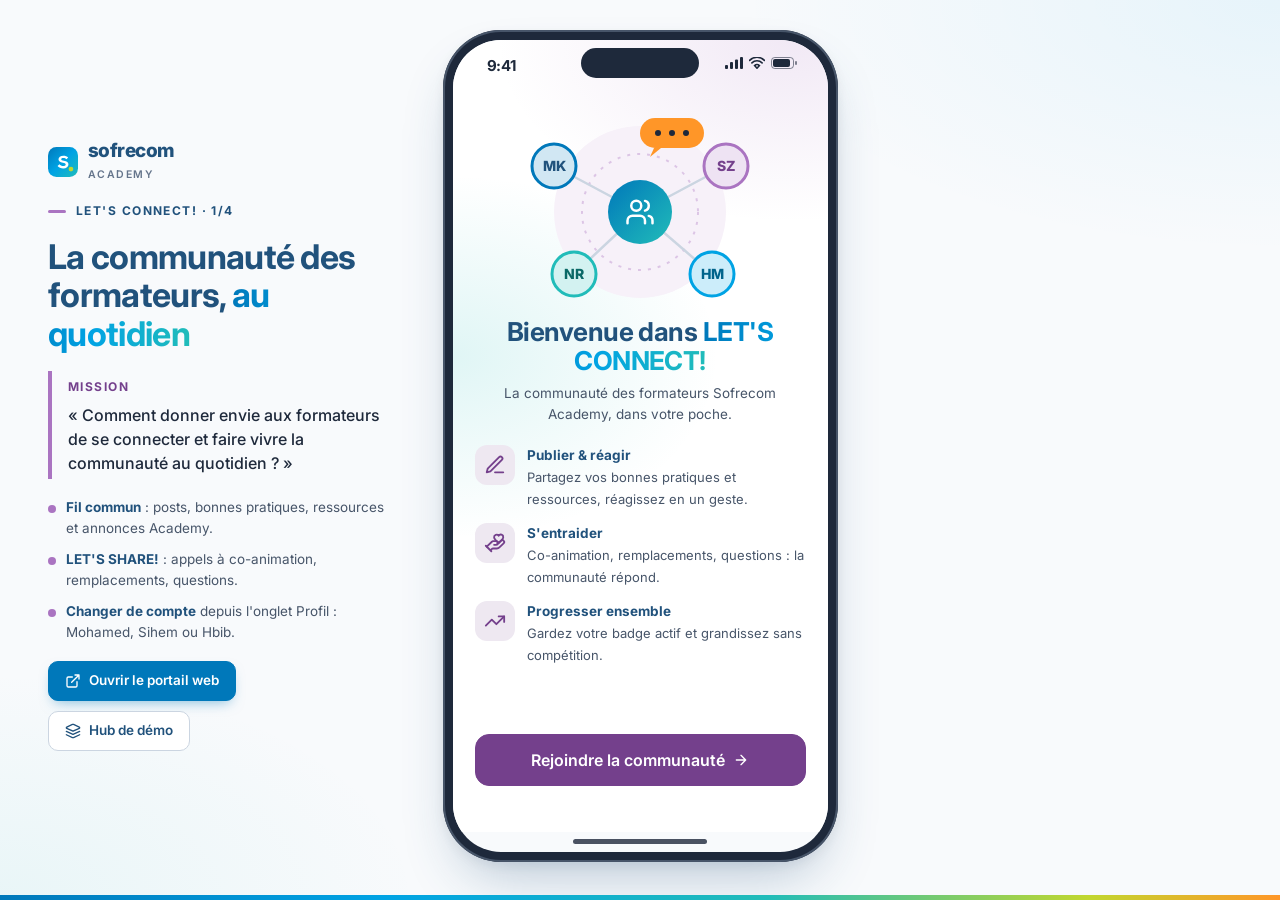
<file: sofrecom-academy/mobile.html>
<!doctype html>
<html lang="fr">
<head>
  <meta charset="utf-8">
  <meta name="viewport" content="width=device-width, initial-scale=1, viewport-fit=cover">
  <title>LET'S CONNECT! · Sofrecom Academy</title>
  <meta name="description" content="Maquette de l'app mobile communautaire LET'S CONNECT! — Sofrecom Academy.">
  <link rel="preconnect" href="https://fonts.googleapis.com">
  <link rel="preconnect" href="https://fonts.gstatic.com" crossorigin>
  <link href="https://fonts.googleapis.com/css2?family=Inter:wght@400;500;600;700;800&family=JetBrains+Mono:wght@500;600&display=swap" rel="stylesheet">
  <link rel="stylesheet" href="css/sofrecom.css">
  <link rel="stylesheet" href="css/maquette.css">
  <link rel="stylesheet" href="css/mobile.css">
</head>
<body class="stage-bg m-page">
  <main class="m-stage">
    <aside class="m-ctx" aria-label="Contexte de la maquette">
      <div id="m-logo"></div>
      <span class="eyebrow m-eyebrow">LET'S CONNECT! · 1/4</span>
      <h1>La communauté des formateurs, <span class="gradient-text">au quotidien</span></h1>
      <div class="m-mission">
        <span class="m-mission-label">Mission</span>
        <p>« Comment donner envie aux formateurs de se connecter et faire vivre la communauté au quotidien ? »</p>
      </div>
      <ul class="m-ctx-list">
        <li><b>Fil commun</b> : posts, bonnes pratiques, ressources et annonces Academy.</li>
        <li><b>LET'S SHARE!</b> : appels à co-animation, remplacements, questions.</li>
        <li><b>Changer de compte</b> depuis l'onglet Profil : Mohamed, Sihem ou Hbib.</li>
      </ul>
      <div class="m-ctx-links">
        <a class="btn btn-primary" href="portail.html" id="m-link-portail"></a>
        <a class="btn" href="index.html" id="m-link-hub"></a>
      </div>
    </aside>

    <div class="device">
      <span class="device-notch" aria-hidden="true"></span>
      <div class="m-app" id="app" data-sb="dark">
        <div class="statusbar" aria-hidden="true">
          <span class="sb-time">9:41</span>
          <span class="sb-icons">
            <svg viewBox="0 0 18 12" width="18" height="12"><rect x="0" y="8" width="3" height="4" rx="1" fill="currentColor"/><rect x="5" y="5" width="3" height="7" rx="1" fill="currentColor"/><rect x="10" y="2.5" width="3" height="9.5" rx="1" fill="currentColor"/><rect x="15" y="0" width="3" height="12" rx="1" fill="currentColor"/></svg>
            <svg viewBox="0 0 16 12" width="16" height="12"><path d="M8 11.2 5.6 8.6a3.4 3.4 0 0 1 4.8 0zM2.9 5.9a7.2 7.2 0 0 1 10.2 0M.6 3.4a10.4 10.4 0 0 1 14.8 0" fill="none" stroke="currentColor" stroke-width="1.6" stroke-linecap="round"/></svg>
            <svg viewBox="0 0 27 12" width="27" height="12"><rect x=".5" y=".5" width="22" height="11" rx="3.2" fill="none" stroke="currentColor" opacity=".55"/><rect x="2" y="2" width="17" height="8" rx="2" fill="currentColor"/><rect x="24" y="4" width="2" height="4" rx="1" fill="currentColor" opacity=".55"/></svg>
          </span>
        </div>
        <div class="m-screen" id="screen" tabindex="-1"></div>
        <nav class="m-tabbar" id="tabbar" aria-label="Navigation principale"></nav>
        <div id="sheet-root"></div>
        <div id="toasts" class="toasts m-toasts" aria-live="polite" role="status"></div>
        <span class="home-indicator" aria-hidden="true"></span>
      </div>
    </div>
    <div class="m-ctx-spacer" aria-hidden="true"></div>
  </main>
  <div class="sf-bar" aria-hidden="true"></div>

  <!-- MOCK : données simulées, partagées avec le portail via localStorage -->
  <script src="js/data.js"></script>
  <script src="js/store.js"></script>
  <script src="js/ui.js"></script>
  <script src="js/mobile.js"></script>
</body>
</html>
</file>
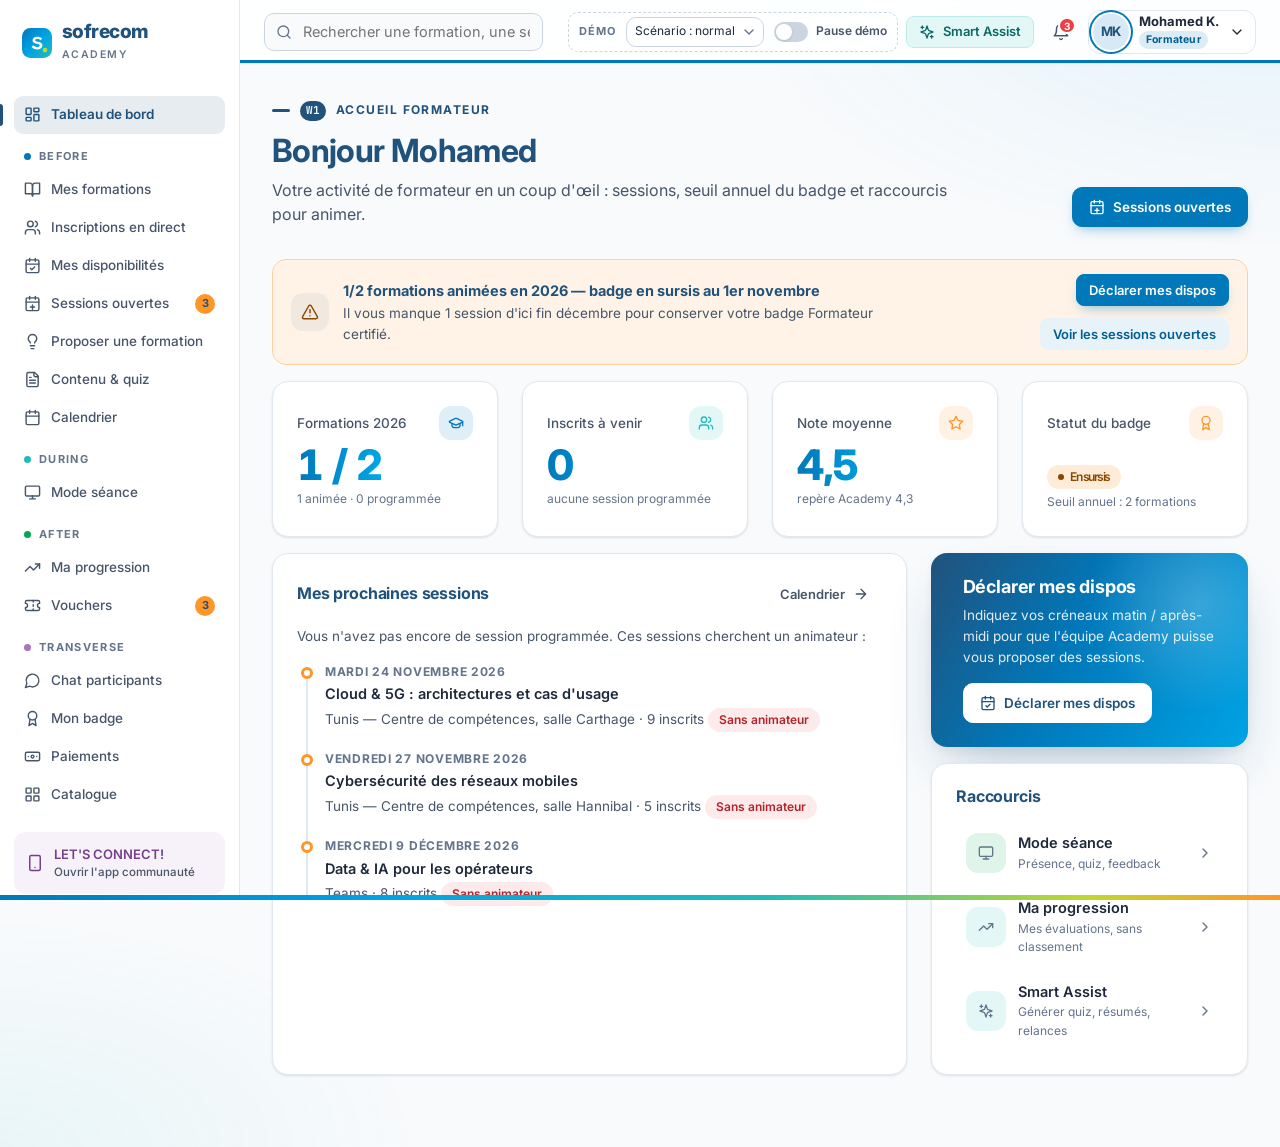
<file: sofrecom-academy/portail.html>
<!doctype html>
<html lang="fr">
<head>
  <meta charset="utf-8">
  <meta name="viewport" content="width=device-width, initial-scale=1">
  <title>Sofrecom Academy · Portail</title>
  <meta name="description" content="Maquette cliquable du portail Sofrecom Academy — Participant, Formateur, Observateur.">
  <link rel="preconnect" href="https://fonts.googleapis.com">
  <link rel="preconnect" href="https://fonts.gstatic.com" crossorigin>
  <link href="https://fonts.googleapis.com/css2?family=Inter:wght@400;500;600;700;800&family=JetBrains+Mono:wght@500;600&display=swap" rel="stylesheet">
  <!-- Design system Sofrecom (bloc de référence, non modifié) -->
  <link rel="stylesheet" href="css/sofrecom.css">
  <!-- Extensions maquette (composants créés pour le portail) -->
  <link rel="stylesheet" href="css/maquette.css">
  <link rel="stylesheet" href="css/views-formateur.css">
  <link rel="stylesheet" href="css/views-formateur-after.css">
  <link rel="stylesheet" href="css/views-participant.css">
  <link rel="stylesheet" href="css/views-observateur.css">
</head>
<body>
  <div id="root"></div>
  <!-- MOCK : données simulées, aucune API -->
  <script src="js/data.js"></script>
  <script src="js/store.js"></script>
  <script src="js/ui.js"></script>
  <script src="js/app.js"></script>
  <!-- Écrans par rôle (enregistrés via App.view) -->
  <script src="js/views-common.js"></script>
  <script src="js/views-formateur-before.js"></script>
  <script src="js/views-formateur-after.js"></script>
  <script src="js/views-participant.js"></script>
  <script src="js/views-observateur.js"></script>
</body>
</html>
</file>
<file: sofrecom-academy/css/sofrecom.css>
/* =====================================================================
   DESIGN SYSTEM SOFRECOM — bloc de référence (ne pas modifier)
   ---------------------------------------------------------------------
   Reconstitué à partir des tokens du plan §3.2 / §3.5 (le skill
   `sofrecom-presentation` n'étant pas disponible dans l'environnement
   de réalisation). Toute extension se fait dans css/maquette.css.
   ===================================================================== */

:root {
  /* Palette corporate */
  --blue:     #0078BA;
  --blue-d:   #21527C;
  --cyan:     #00A3E4;
  --teal:     #21BCB9;
  --orange:   #FF9628;
  --green:    #C1D72F;
  --green-ok: #00A94F;
  --red:      #EF3E41;
  --purple:   #AA74C1;

  /* Encres lisibles (texte sur fond teinté, contraste ≥ 4.5:1) */
  --blue-ink:   #005E92;
  --cyan-ink:   #00648C;
  --teal-ink:   #0B6967;
  --orange-ink: #8A4700;
  --green-ink:  #4F5A00;
  --ok-ink:     #00703A;
  --red-ink:    #B3242A;
  --purple-ink: #74408C;

  /* Fonds & texte */
  --bg-0: #FFFFFF;
  --bg-1: #F8FAFC;
  --bg-2: #F1F5F9;
  --line: #E2E8F0;
  --line-2: #CBD5E1;
  --ink: #1E293B;
  --ink-soft: #475569;
  --ink-dim: #64748B;

  /* Dégradés signature */
  --grad-bar: linear-gradient(90deg, var(--blue) 0%, var(--cyan) 30%, var(--teal) 60%, var(--green) 85%, var(--orange) 100%);
  --grad-text: linear-gradient(92deg, var(--blue) 0%, var(--cyan) 45%, var(--teal) 100%);
  --grad-live: linear-gradient(120deg, var(--blue-d) 0%, var(--blue) 45%, var(--cyan) 100%);
  --grad-cover: radial-gradient(1200px 600px at 85% -10%, rgba(0,163,228,.55), transparent 60%),
                radial-gradient(900px 500px at -10% 110%, rgba(33,188,185,.45), transparent 60%),
                linear-gradient(135deg, #173E61 0%, var(--blue-d) 35%, var(--blue) 100%);

  /* Rayons, ombres, rythme 8 dp */
  --r-xs: 6px; --r-sm: 10px; --r: 16px; --r-lg: 24px; --r-pill: 999px;
  --shadow-1: 0 1px 2px rgba(15,23,42,.05), 0 1px 3px rgba(15,23,42,.07);
  --shadow-2: 0 10px 28px -12px rgba(15,23,42,.18), 0 2px 6px rgba(15,23,42,.05);
  --shadow-3: 0 28px 56px -18px rgba(33,82,124,.32), 0 4px 12px rgba(15,23,42,.06);
  --s-1: 8px; --s-2: 16px; --s-3: 24px; --s-4: 32px; --s-5: 40px; --s-6: 48px;

  /* Typo */
  --font: "Inter", system-ui, -apple-system, "Segoe UI", Roboto, sans-serif;
  --mono: "JetBrains Mono", ui-monospace, SFMono-Regular, Menlo, monospace;
  --fs-xs: 12px; --fs-sm: 13.5px; --fs-base: 14.5px; --fs-md: 16px; --fs-lg: 18px;
  --fs-xl: 24px; --fs-2xl: 32px; --fs-3xl: 42px;

  /* Motion */
  --ease: cubic-bezier(.2,.7,.2,1);
  --t-fast: 150ms; --t: 250ms; --t-slow: 300ms;

  /* Accent contextuel (surchargé par écran / phase) */
  --accent: var(--blue);
  --phase-accent: var(--blue);
}

/* ---------- Reset & base ---------- */
*, *::before, *::after { box-sizing: border-box; }
html { -webkit-text-size-adjust: 100%; }
body {
  margin: 0; font-family: var(--font); font-size: var(--fs-base); line-height: 1.55;
  color: var(--ink); background: var(--bg-1);
  -webkit-font-smoothing: antialiased; text-rendering: optimizeLegibility;
}
h1, h2, h3, h4 { margin: 0; color: var(--blue-d); line-height: 1.1; letter-spacing: -.02em; font-weight: 700; }
h1 { font-size: var(--fs-2xl); }
h2 { font-size: var(--fs-xl); }
h3 { font-size: var(--fs-lg); letter-spacing: -.01em; }
h4 { font-size: var(--fs-md); letter-spacing: -.005em; }
p { margin: 0; }
a { color: var(--blue); text-decoration: none; }
a:hover { text-decoration: underline; text-underline-offset: 3px; }
img, svg { display: block; max-width: 100%; }
button, input, select, textarea { font: inherit; color: inherit; }
code, .mono { font-family: var(--mono); font-size: .92em; }
:focus { outline: none; }
:focus-visible { outline: 2px solid var(--blue); outline-offset: 2px; border-radius: 4px; }
::selection { background: rgba(0,163,228,.22); }

.sr-only { position: absolute !important; width: 1px; height: 1px; padding: 0; margin: -1px; overflow: hidden; clip: rect(0,0,0,0); white-space: nowrap; border: 0; }

/* ---------- Stage background (fond de scène doux) ---------- */
.stage-bg {
  background:
    radial-gradient(900px 420px at 100% 0%, rgba(0,163,228,.07), transparent 60%),
    radial-gradient(700px 380px at 0% 100%, rgba(33,188,185,.07), transparent 60%),
    var(--bg-1);
}

/* ---------- Branding ---------- */
.sf-logo { display: inline-flex; align-items: center; gap: 10px; color: var(--blue-d); text-decoration: none; }
.sf-logo:hover { text-decoration: none; }
.sf-logo .sf-mark { width: 30px; height: 30px; flex: none; }
.sf-logo .sf-word { font-weight: 800; font-size: 19px; letter-spacing: -.03em; line-height: 1; }
.sf-logo .sf-sub { display: block; font-size: 10.5px; font-weight: 600; letter-spacing: .14em; text-transform: uppercase; color: var(--ink-dim); margin-top: 3px; }
.sf-logo.on-dark, .sf-logo.on-dark .sf-sub { color: #fff; }
.sf-logo.on-dark .sf-sub { opacity: .8; }

.sf-bar { position: fixed; left: 0; right: 0; bottom: 0; height: 5px; background: var(--grad-bar); z-index: 60; pointer-events: none; }

/* ---------- Eyebrow ---------- */
.eyebrow {
  display: inline-flex; align-items: center; gap: 10px;
  font-size: var(--fs-xs); font-weight: 700; letter-spacing: .12em; text-transform: uppercase;
  color: var(--blue-d);
}
.eyebrow::before { content: ""; width: 18px; height: 3px; border-radius: 3px; background: var(--phase-accent); }
.eyebrow .num {
  display: inline-grid; place-items: center; min-width: 26px; height: 20px; padding: 0 6px;
  border-radius: var(--r-pill); background: var(--phase-accent); color: #fff;
  font-family: var(--mono); font-size: 11px; letter-spacing: 0; font-weight: 600;
}

/* ---------- Gradient text (titres héros uniquement) ---------- */
.gradient-text { background: var(--grad-text); -webkit-background-clip: text; background-clip: text; color: transparent; }

/* ---------- Cards ---------- */
.card {
  background: var(--bg-0); border: 1px solid var(--line); border-radius: var(--r);
  box-shadow: var(--shadow-1); padding: var(--s-3);
  transition: transform var(--t) var(--ease), box-shadow var(--t) var(--ease), border-color var(--t) var(--ease);
}
.card.hover:hover, a.card:hover, .card.is-link:hover { transform: translateY(-4px); box-shadow: var(--shadow-2); border-color: var(--line-2); text-decoration: none; }
.card-title { display: flex; align-items: center; justify-content: space-between; gap: var(--s-2); margin-bottom: var(--s-2); }
.card-title h3 { font-size: var(--fs-md); }

.value-card {
  position: relative; background: var(--bg-0); border: 1px solid var(--line); border-radius: var(--r);
  padding: var(--s-3); padding-top: calc(var(--s-3) + 4px); box-shadow: var(--shadow-1); overflow: hidden;
  transition: transform var(--t) var(--ease), box-shadow var(--t) var(--ease);
}
.value-card::before { content: ""; position: absolute; inset: 0 0 auto 0; height: 4px; background: var(--accent, var(--blue)); }
.value-card:hover { transform: translateY(-4px); box-shadow: var(--shadow-2); }
.value-card .vc-icon {
  width: 44px; height: 44px; border-radius: 12px; display: grid; place-items: center; margin-bottom: var(--s-2);
  background: color-mix(in srgb, var(--accent, var(--blue)) 12%, white); color: var(--accent, var(--blue));
}

/* ---------- Stats ---------- */
.stat { display: flex; flex-direction: column; gap: 4px; }
.stat .num {
  font-size: var(--fs-3xl); font-weight: 800; line-height: 1; letter-spacing: -.035em;
  background: var(--grad-text); -webkit-background-clip: text; background-clip: text; color: transparent;
  font-variant-numeric: tabular-nums;
}
.stat .num small { font-size: .45em; font-weight: 700; letter-spacing: -.01em; }
.stat .label { font-size: var(--fs-sm); color: var(--ink-soft); font-weight: 500; }
.stat .sub { font-size: var(--fs-xs); color: var(--ink-dim); }

/* ---------- Pills ---------- */
.pill {
  display: inline-flex; align-items: center; gap: 6px; height: 24px; padding: 0 10px;
  border-radius: var(--r-pill); font-size: 12px; font-weight: 600; line-height: 1; white-space: nowrap;
  background: var(--bg-2); color: var(--ink-soft); border: 1px solid transparent;
}
.pill .dot { width: 6px; height: 6px; border-radius: 50%; background: currentColor; }
.pill.blue   { background: color-mix(in srgb, var(--blue) 11%, white);   color: var(--blue-ink); }
.pill.cyan   { background: color-mix(in srgb, var(--cyan) 12%, white);   color: var(--cyan-ink); }
.pill.teal   { background: color-mix(in srgb, var(--teal) 14%, white);   color: var(--teal-ink); }
.pill.green  { background: color-mix(in srgb, var(--green) 26%, white);  color: var(--green-ink); }
.pill.ok     { background: color-mix(in srgb, var(--green-ok) 12%, white); color: var(--ok-ink); }
.pill.orange { background: color-mix(in srgb, var(--orange) 18%, white); color: var(--orange-ink); }
.pill.red    { background: color-mix(in srgb, var(--red) 11%, white);    color: var(--red-ink); }
.pill.purple { background: color-mix(in srgb, var(--purple) 15%, white); color: var(--purple-ink); }
.pill.outline { background: transparent; border-color: var(--line-2); color: var(--ink-soft); }

/* ---------- TOC row ---------- */
.toc-row {
  display: grid; grid-template-columns: auto 1fr auto; align-items: center; gap: var(--s-2);
  padding: 14px 4px; border-bottom: 1px solid var(--line);
}
.toc-row .num { font-family: var(--mono); font-size: 12px; font-weight: 600; color: var(--green-ink); background: color-mix(in srgb, var(--green) 26%, white); border-radius: var(--r-xs); padding: 3px 7px; }
.toc-row:last-child { border-bottom: 0; }

/* ---------- Live (panneau CTA dégradé) ---------- */
.live {
  position: relative; overflow: hidden; border-radius: var(--r); padding: var(--s-3) var(--s-4);
  background: var(--grad-live); color: #fff; box-shadow: var(--shadow-3);
}
.live::after {
  content: ""; position: absolute; right: -60px; top: -60px; width: 220px; height: 220px; border-radius: 50%;
  background: radial-gradient(circle, rgba(255,255,255,.22), transparent 70%); pointer-events: none;
}
.live h2, .live h3 { color: #fff; }
.live p { color: rgba(255,255,255,.88); }

/* ---------- Steps (flux) ---------- */
.steps { display: flex; gap: var(--s-2); flex-wrap: wrap; }
.step { display: flex; align-items: center; gap: 10px; color: var(--ink-dim); font-weight: 600; font-size: var(--fs-sm); }
.step .badge {
  width: 28px; height: 28px; border-radius: 50%; display: grid; place-items: center;
  border: 2px solid var(--line-2); color: var(--ink-dim); font-size: 12.5px; font-weight: 700; background: var(--bg-0);
}
.step.is-active { color: var(--blue-d); }
.step.is-active .badge { border-color: var(--blue); background: var(--blue); color: #fff; }
.step.is-done .badge { border-color: var(--green-ok); background: var(--green-ok); color: #fff; }
.step + .step::before { content: ""; width: 28px; height: 2px; background: var(--line-2); border-radius: 2px; }

/* ---------- Shots / mock frames ---------- */
.shot { border-radius: var(--r); border: 1px solid var(--line); box-shadow: var(--shadow-2); overflow: hidden; background: var(--bg-0); }
.mock-wrap { padding: var(--s-3); border-radius: var(--r-lg); background: var(--bg-2); border: 1px solid var(--line); }

/* ---------- Sources ---------- */
details.src { font-size: var(--fs-xs); color: var(--ink-dim); border-top: 1px dashed var(--line-2); padding-top: 10px; margin-top: var(--s-3); }
details.src summary { cursor: pointer; font-weight: 600; color: var(--ink-soft); }

/* ---------- Reveal ---------- */
.reveal { opacity: 0; transform: translateY(10px); animation: sf-reveal var(--t-slow) var(--ease) forwards; animation-delay: calc(var(--i, 0) * 40ms); }
@keyframes sf-reveal { to { opacity: 1; transform: none; } }

@media (prefers-reduced-motion: reduce) {
  *, *::before, *::after { animation-duration: 1ms !important; animation-delay: 0ms !important; transition-duration: 1ms !important; scroll-behavior: auto !important; }
  .reveal { opacity: 1; transform: none; }
}
</file>
<file: sofrecom-academy/css/maquette.css>
/* =====================================================================
   EXTENSIONS MAQUETTE — composants créés pour Sofrecom Academy
   Réutilisent exclusivement les tokens du bloc « Design system Sofrecom ».
   Reversables au skill `sofrecom-presentation` après validation.
   ===================================================================== */

/* dérogation : couleur d'identité des 3 utilisateurs de démo (avatar,
   pill rôle, liseré topbar). Le reste du design system ne change pas. */
body[data-user="sana"]  { --identity: var(--cyan);   --identity-ink: var(--cyan-ink); }
body[data-user="karim"] { --identity: var(--blue);   --identity-ink: var(--blue-ink); }
body[data-user="leila"] { --identity: var(--purple); --identity-ink: var(--purple-ink); }
body { --identity: var(--blue); --identity-ink: var(--blue-ink); }

/* Accent par phase */
[data-phase="hub"]        { --phase-accent: var(--blue-d); }
[data-phase="before"]     { --phase-accent: var(--blue); }
[data-phase="during"]     { --phase-accent: var(--teal); }
[data-phase="after"]      { --phase-accent: var(--green-ok); } /* dérogation : vert lime trop clair pour un eyebrow texte → --green-ok, lime gardé en pastille */
[data-phase="transverse"] { --phase-accent: var(--purple); }
[data-phase="participant"]{ --phase-accent: var(--cyan); }
[data-phase="pilotage"]   { --phase-accent: var(--purple); }
[data-phase="commun"]     { --phase-accent: var(--blue-d); }

/* ---------- Layout utilities ---------- */
.grid { display: grid; gap: var(--s-3); }
.grid-2 { display: grid; gap: var(--s-3); grid-template-columns: repeat(2, minmax(0, 1fr)); }
.grid-3 { display: grid; gap: var(--s-3); grid-template-columns: repeat(3, minmax(0, 1fr)); }
.grid-4 { display: grid; gap: var(--s-3); grid-template-columns: repeat(4, minmax(0, 1fr)); }
.grid-main { display: grid; gap: var(--s-3); grid-template-columns: minmax(0, 2fr) minmax(0, 1fr); }
@media (max-width: 1100px) { .grid-4 { grid-template-columns: repeat(2, minmax(0, 1fr)); } }
@media (max-width: 900px) { .grid-2, .grid-3, .grid-4, .grid-main { grid-template-columns: minmax(0, 1fr); } }
.stack { display: flex; flex-direction: column; gap: var(--s-2); }
.stack-lg { display: flex; flex-direction: column; gap: var(--s-3); }
.row { display: flex; align-items: center; gap: 12px; flex-wrap: wrap; }
.row.between { justify-content: space-between; }
.row.nowrap { flex-wrap: nowrap; }
.grow { flex: 1 1 auto; min-width: 0; }
.muted { color: var(--ink-soft); }
.dim { color: var(--ink-dim); font-size: var(--fs-sm); }
.small { font-size: var(--fs-sm); }
.xs { font-size: var(--fs-xs); }
.strong { font-weight: 600; color: var(--ink); }
.center { text-align: center; }
.mt-1 { margin-top: var(--s-1); } .mt-2 { margin-top: var(--s-2); } .mt-3 { margin-top: var(--s-3); } .mt-4 { margin-top: var(--s-4); }
.mb-1 { margin-bottom: var(--s-1); } .mb-2 { margin-bottom: var(--s-2); } .mb-3 { margin-bottom: var(--s-3); }
.divider { height: 1px; background: var(--line); border: 0; margin: var(--s-2) 0; }
.ico { width: 18px; height: 18px; flex: none; stroke: currentColor; fill: none; stroke-width: 2; stroke-linecap: round; stroke-linejoin: round; display: inline-block; vertical-align: middle; }
.ico.sm { width: 16px; height: 16px; } .ico.lg { width: 22px; height: 22px; } .ico.xl { width: 28px; height: 28px; }
.icon-chip { width: 40px; height: 40px; border-radius: 12px; display: grid; place-items: center; flex: none; background: color-mix(in srgb, var(--accent, var(--blue)) 12%, white); color: var(--accent, var(--blue)); }

/* ---------- Buttons ---------- */
.btn {
  display: inline-flex; align-items: center; justify-content: center; gap: 8px;
  height: 40px; padding: 0 16px; border-radius: var(--r-sm); border: 1px solid var(--line-2);
  background: var(--bg-0); color: var(--blue-d); font-weight: 600; font-size: var(--fs-sm); cursor: pointer;
  transition: background var(--t-fast) var(--ease), border-color var(--t-fast) var(--ease), transform var(--t-fast) var(--ease), box-shadow var(--t-fast) var(--ease);
  white-space: nowrap; text-decoration: none;
}
.btn:hover { background: var(--bg-2); text-decoration: none; }
.btn:active { transform: translateY(1px); }
.btn[disabled], .btn.is-disabled { opacity: .5; cursor: not-allowed; pointer-events: none; }
.btn-primary { background: var(--blue); border-color: var(--blue); color: #fff; box-shadow: 0 6px 14px -6px rgba(0,120,186,.55); }
.btn-primary:hover { background: var(--blue-d); border-color: var(--blue-d); }
.btn-teal { background: var(--teal-ink); border-color: var(--teal-ink); color: #fff; }
.btn-teal:hover { background: #08524F; }
.btn-soft { background: color-mix(in srgb, var(--blue) 9%, white); border-color: transparent; color: var(--blue-ink); }
.btn-soft:hover { background: color-mix(in srgb, var(--blue) 15%, white); }
.btn-ghost { background: transparent; border-color: transparent; color: var(--ink-soft); }
.btn-ghost:hover { background: var(--bg-2); color: var(--blue-d); }
.btn-danger { background: var(--bg-0); border-color: color-mix(in srgb, var(--red) 45%, white); color: var(--red-ink); }
.btn-danger:hover { background: color-mix(in srgb, var(--red) 8%, white); }
.btn-ok { background: var(--green-ok); border-color: var(--green-ok); color: #fff; }
.btn-ok:hover { background: var(--ok-ink); }
.btn-white { background: #fff; border-color: #fff; color: var(--blue-d); }
.btn-white:hover { background: rgba(255,255,255,.9); }
.btn-sm { height: 32px; padding: 0 12px; font-size: 13px; border-radius: 8px; }
.btn-lg { height: 48px; padding: 0 22px; font-size: var(--fs-md); border-radius: 12px; }
.btn-icon { width: 40px; padding: 0; }
.btn-icon.btn-sm { width: 32px; }
.btn-block { width: 100%; }

/* ---------- Forms ---------- */
.field { display: flex; flex-direction: column; gap: 6px; }
.field > label, .label { font-size: var(--fs-sm); font-weight: 600; color: var(--ink); }
.field .hint { font-size: var(--fs-xs); color: var(--ink-dim); }
.input, .select, .textarea {
  width: 100%; height: 42px; padding: 0 12px; border-radius: var(--r-sm); border: 1px solid var(--line-2);
  background: var(--bg-0); color: var(--ink); transition: border-color var(--t-fast), box-shadow var(--t-fast);
}
.textarea { height: auto; min-height: 96px; padding: 10px 12px; resize: vertical; line-height: 1.5; }
.select { appearance: none; padding-right: 34px; background-image: url("data:image/svg+xml,%3Csvg xmlns='http://www.w3.org/2000/svg' width='16' height='16' viewBox='0 0 24 24' fill='none' stroke='%2364748B' stroke-width='2' stroke-linecap='round' stroke-linejoin='round'%3E%3Cpath d='m6 9 6 6 6-6'/%3E%3C/svg%3E"); background-repeat: no-repeat; background-position: right 10px center; }
.input:focus, .select:focus, .textarea:focus { border-color: var(--blue); box-shadow: 0 0 0 3px color-mix(in srgb, var(--blue) 18%, transparent); outline: none; }
.input-icon { position: relative; }
.input-icon .ico { position: absolute; left: 12px; top: 50%; transform: translateY(-50%); color: var(--ink-dim); pointer-events: none; }
.input-icon .input { padding-left: 38px; }
.check { display: inline-flex; align-items: center; gap: 10px; cursor: pointer; font-size: var(--fs-sm); }
.check input { width: 18px; height: 18px; accent-color: var(--blue); }
.chips { display: flex; flex-wrap: wrap; gap: 8px; }
.chip {
  display: inline-flex; align-items: center; gap: 6px; height: 30px; padding: 0 12px; border-radius: var(--r-pill);
  border: 1px solid var(--line-2); background: var(--bg-0); font-size: 13px; font-weight: 500; color: var(--ink-soft); cursor: pointer;
  transition: all var(--t-fast) var(--ease);
}
.chip:hover { border-color: var(--blue); color: var(--blue-d); }
.chip.is-on, .chip[aria-pressed="true"] { background: var(--blue-d); border-color: var(--blue-d); color: #fff; }
.chip.ok { border-color: color-mix(in srgb, var(--green-ok) 40%, white); background: color-mix(in srgb, var(--green-ok) 8%, white); color: var(--ok-ink); cursor: default; }
.chip .x { border: 0; background: none; padding: 0; cursor: pointer; color: inherit; display: inline-flex; }
.switch { position: relative; display: inline-flex; align-items: center; gap: 8px; cursor: pointer; font-size: var(--fs-xs); font-weight: 600; color: var(--ink-soft); }
.switch input { appearance: none; width: 34px; height: 20px; border-radius: 20px; background: var(--line-2); position: relative; cursor: pointer; transition: background var(--t-fast); margin: 0; }
.switch input::after { content: ""; position: absolute; top: 2px; left: 2px; width: 16px; height: 16px; border-radius: 50%; background: #fff; box-shadow: var(--shadow-1); transition: transform var(--t-fast) var(--ease); }
.switch input:checked { background: var(--teal-ink); }
.switch input:checked::after { transform: translateX(14px); }

/* ---------- App shell ---------- */
.app { display: grid; grid-template-columns: 240px minmax(0, 1fr); min-height: 100vh; }
.sidebar {
  position: sticky; top: 0; height: 100vh; overflow-y: auto; background: var(--bg-0); border-right: 1px solid var(--line);
  display: flex; flex-direction: column; padding: 20px 14px 24px; z-index: 30;
}
.sidebar .sf-logo { padding: 2px 8px 18px; }
.nav-group { margin-top: 14px; }
.nav-group-label { display: flex; align-items: center; gap: 8px; padding: 0 10px 6px; font-size: 11px; font-weight: 700; letter-spacing: .12em; text-transform: uppercase; color: var(--ink-dim); }
.nav-group-label .dot { width: 7px; height: 7px; border-radius: 50%; background: var(--phase-accent); }
.nav-item {
  position: relative; display: flex; align-items: center; gap: 10px; height: 38px; padding: 0 10px; border-radius: 9px;
  color: var(--ink-soft); font-weight: 500; font-size: 13.5px; text-decoration: none; transition: background var(--t-fast), color var(--t-fast);
}
.nav-item:hover { background: var(--bg-2); color: var(--blue-d); text-decoration: none; }
.nav-item .ico { width: 17px; height: 17px; }
.nav-item[aria-current="page"] { background: color-mix(in srgb, var(--phase-accent) 11%, white); color: var(--blue-d); font-weight: 600; }
.nav-item[aria-current="page"]::before { content: ""; position: absolute; left: -14px; top: 8px; bottom: 8px; width: 3px; border-radius: 0 3px 3px 0; background: var(--phase-accent); }
.nav-item[aria-current="page"] .ico { color: var(--phase-accent); }
.nav-item .count { margin-left: auto; min-width: 20px; height: 20px; padding: 0 6px; border-radius: 10px; background: var(--orange); color: var(--blue-d); font-size: 11px; font-weight: 700; display: grid; place-items: center; }
.sidebar-foot { margin-top: auto; padding-top: 18px; }
.connect-cta {
  display: flex; gap: 10px; align-items: center; padding: 12px; border-radius: 12px; text-decoration: none;
  background: color-mix(in srgb, var(--purple) 10%, white); color: var(--purple-ink); font-weight: 600; font-size: 13px;
}
.connect-cta:hover { background: color-mix(in srgb, var(--purple) 16%, white); text-decoration: none; }
.connect-cta small { display: block; font-weight: 500; color: var(--ink-soft); font-size: 11.5px; }

.main { min-width: 0; display: flex; flex-direction: column; }
.topbar {
  position: sticky; top: 0; z-index: 40; height: 64px; display: flex; align-items: center; gap: 12px; padding: 0 24px;
  background: rgba(255,255,255,.88); backdrop-filter: saturate(1.4) blur(10px); border-bottom: 1px solid var(--line);
  box-shadow: inset 0 -3px 0 var(--identity);
}
.topbar .search { flex: 1 1 auto; max-width: 420px; }
.topbar .search .input { height: 38px; background: var(--bg-1); }
.topbar .tb-spacer { flex: 1; }
.topbar .tb-tools { display: flex; align-items: center; gap: 8px; }
.tb-btn { position: relative; width: 38px; height: 38px; border-radius: 10px; border: 1px solid transparent; background: transparent; display: grid; place-items: center; cursor: pointer; color: var(--ink-soft); }
.tb-btn:hover { background: var(--bg-2); color: var(--blue-d); }
.tb-btn .badge-count { position: absolute; top: 3px; right: 3px; min-width: 17px; height: 17px; padding: 0 4px; border-radius: 9px; background: var(--red); color: #fff; font-size: 10px; font-weight: 700; display: grid; place-items: center; border: 2px solid #fff; }
.assist-btn { background: color-mix(in srgb, var(--teal) 12%, white); color: var(--teal-ink); border: 1px solid color-mix(in srgb, var(--teal) 30%, white); }
.assist-btn:hover { background: color-mix(in srgb, var(--teal) 20%, white); }
.demo-tools { display: flex; align-items: center; gap: 10px; padding: 4px 10px; border-radius: 10px; border: 1px dashed var(--line-2); }
.demo-tools .select { height: 30px; font-size: 12px; width: auto; padding: 0 28px 0 8px; background-position: right 6px center; }
.demo-tools .lbl { font-size: 11px; font-weight: 700; color: var(--ink-dim); letter-spacing: .08em; text-transform: uppercase; }

.user-switch { display: flex; align-items: center; gap: 10px; height: 44px; padding: 0 10px 0 4px; border-radius: 12px; border: 1px solid var(--line); background: var(--bg-0); cursor: pointer; }
.user-switch:hover { border-color: var(--line-2); box-shadow: var(--shadow-1); }
.user-switch .meta { text-align: left; line-height: 1.15; }
.user-switch .meta b { display: block; font-size: 13px; color: var(--ink); }
.role-pill { display: inline-flex; align-items: center; height: 18px; padding: 0 7px; margin-top: 3px; border-radius: 9px; font-size: 10.5px; font-weight: 700; letter-spacing: .02em; background: color-mix(in srgb, var(--identity) 14%, white); color: var(--identity-ink); }
.role-pill[data-for="sana"]  { --identity: var(--cyan); --identity-ink: var(--cyan-ink); }
.role-pill[data-for="karim"] { --identity: var(--blue); --identity-ink: var(--blue-ink); }
.role-pill[data-for="leila"] { --identity: var(--purple); --identity-ink: var(--purple-ink); }

.content { width: 100%; max-width: 1180px; margin: 0 auto; padding: 32px 32px 72px; }
.page-head { display: flex; align-items: flex-end; justify-content: space-between; gap: var(--s-3); margin-bottom: var(--s-4); flex-wrap: wrap; }
.page-head h1 { margin-top: 12px; }
.page-head .lead { margin-top: 10px; color: var(--ink-soft); font-size: var(--fs-md); max-width: 680px; }
.page-head .actions { display: flex; gap: 10px; flex-wrap: wrap; }
.section-title { display: flex; align-items: center; justify-content: space-between; gap: 12px; margin: var(--s-4) 0 var(--s-2); }
.section-title h2 { font-size: var(--fs-lg); }

.menu-toggle { display: none; }
@media (max-width: 1024px) {
  .app { grid-template-columns: minmax(0, 1fr); }
  .sidebar { position: fixed; left: 0; top: 0; width: 260px; z-index: 75; transform: translateX(-100%); transition: transform var(--t) var(--ease); box-shadow: var(--shadow-3); }
  body.nav-open .sidebar { transform: none; }
  body.nav-open::after { content: ""; position: fixed; inset: 0; z-index: 70; background: rgba(15,23,42,.35); }
  .menu-toggle { display: grid; }
  .topbar .search { display: none; }
  .demo-tools .lbl { display: none; }
}
@media (max-width: 640px) {
  .content { padding: 20px 16px 72px; }
  .topbar { padding: 0 12px; gap: 6px; }
  .user-switch .meta { display: none; }
  .demo-tools { display: none; }
  h1 { font-size: var(--fs-xl); }
}

/* ---------- Popovers ---------- */
.popover {
  position: absolute; z-index: 80; min-width: 300px; background: var(--bg-0); border: 1px solid var(--line); border-radius: 14px;
  box-shadow: var(--shadow-3); padding: 8px; animation: pop-in var(--t) var(--ease);
}
@keyframes pop-in { from { opacity: 0; transform: translateY(-6px) scale(.98); } }
.popover .pop-head { padding: 10px 10px 8px; font-size: 11px; font-weight: 700; letter-spacing: .1em; text-transform: uppercase; color: var(--ink-dim); }
.pop-item { display: flex; align-items: center; gap: 12px; width: 100%; padding: 10px; border-radius: 10px; border: 0; background: none; text-align: left; cursor: pointer; color: var(--ink); }
.pop-item:hover { background: var(--bg-2); }
.pop-item[aria-current="true"] { background: color-mix(in srgb, var(--blue) 7%, white); }
.pop-item .desc { font-size: 12px; color: var(--ink-dim); }
.notif-item { display: flex; gap: 12px; padding: 10px; border-radius: 10px; cursor: pointer; }
.notif-item:hover { background: var(--bg-2); }
.notif-item.unread { background: color-mix(in srgb, var(--blue) 5%, white); }
.notif-item .when { font-size: 11.5px; color: var(--ink-dim); margin-top: 2px; }

/* ---------- Avatars ---------- */
.avatar {
  --c: var(--blue); width: 36px; height: 36px; border-radius: 50%; flex: none; display: grid; place-items: center;
  background: color-mix(in srgb, var(--c) 16%, white); color: var(--blue-d); font-weight: 700; font-size: 13px; letter-spacing: -.01em;
  box-shadow: inset 0 0 0 2px color-mix(in srgb, var(--c) 45%, white);
}
.avatar.sm { width: 28px; height: 28px; font-size: 11px; }
.avatar.lg { width: 48px; height: 48px; font-size: 16px; }
.avatar.xl { width: 72px; height: 72px; font-size: 24px; }
.avatar.ring { box-shadow: 0 0 0 2px #fff, 0 0 0 4px var(--c); }
.avatar-stack { display: flex; }
.avatar-stack .avatar { box-shadow: 0 0 0 2px #fff; margin-left: -8px; }
.avatar-stack .avatar:first-child { margin-left: 0; }

/* ---------- Banners ---------- */
.banner { display: flex; align-items: center; gap: 14px; padding: 14px 18px; border-radius: 14px; border: 1px solid var(--line); background: var(--bg-0); }
.banner .icon-chip { width: 38px; height: 38px; }
.banner.orange { background: color-mix(in srgb, var(--orange) 11%, white); border-color: color-mix(in srgb, var(--orange) 45%, white); --accent: var(--orange-ink); }
.banner.red { background: color-mix(in srgb, var(--red) 7%, white); border-color: color-mix(in srgb, var(--red) 35%, white); --accent: var(--red-ink); }
.banner.teal { background: color-mix(in srgb, var(--teal) 9%, white); border-color: color-mix(in srgb, var(--teal) 35%, white); --accent: var(--teal-ink); }
.banner.blue { background: color-mix(in srgb, var(--blue) 6%, white); border-color: color-mix(in srgb, var(--blue) 25%, white); --accent: var(--blue); }
.banner.ok { background: color-mix(in srgb, var(--green-ok) 7%, white); border-color: color-mix(in srgb, var(--green-ok) 30%, white); --accent: var(--ok-ink); }
.banner .grow b { color: var(--blue-d); }

/* ---------- Tables ---------- */
.table-wrap { overflow-x: auto; border: 1px solid var(--line); border-radius: var(--r); background: var(--bg-0); box-shadow: var(--shadow-1); }
.table { width: 100%; border-collapse: collapse; font-size: var(--fs-sm); }
.table th { text-align: left; font-size: 11.5px; font-weight: 700; letter-spacing: .06em; text-transform: uppercase; color: var(--ink-dim); background: var(--bg-1); padding: 12px 16px; border-bottom: 1px solid var(--line); white-space: nowrap; }
.table td { padding: 14px 16px; border-bottom: 1px solid var(--line); vertical-align: middle; }
.table tr:last-child td { border-bottom: 0; }
.table tbody tr { transition: background var(--t-fast); }
.table tbody tr:hover { background: var(--bg-1); }
.table .num-cell { text-align: right; font-variant-numeric: tabular-nums; }
.table .person { display: flex; align-items: center; gap: 10px; }
.table .person b { font-weight: 600; color: var(--ink); }

/* ---------- Gauge (jauge min / max) ---------- */
.gauge { --pct: 50%; --min-pct: 50%; display: flex; flex-direction: column; gap: 8px; }
.gauge-track { position: relative; height: 12px; border-radius: 12px; background: var(--bg-2); overflow: visible; }
.gauge-fill { position: absolute; inset: 0 auto 0 0; width: var(--pct); border-radius: 12px; background: linear-gradient(90deg, var(--blue), var(--teal)); transition: width var(--t-slow) var(--ease); }
.gauge.is-low .gauge-fill { background: linear-gradient(90deg, var(--orange), color-mix(in srgb, var(--orange) 70%, var(--green))); }
.gauge.is-full .gauge-fill { background: linear-gradient(90deg, var(--teal), var(--green-ok)); }
.gauge-min { position: absolute; top: -5px; bottom: -5px; left: var(--min-pct); width: 2px; background: var(--blue-d); border-radius: 2px; }
.gauge-min::after { content: attr(data-label); position: absolute; top: -20px; left: 50%; transform: translateX(-50%); font-size: 10.5px; font-weight: 700; color: var(--blue-d); white-space: nowrap; }
.gauge-legend { display: flex; justify-content: space-between; font-size: var(--fs-xs); color: var(--ink-dim); }
.gauge-legend b { color: var(--ink); font-size: var(--fs-sm); }

/* Progress simple */
.progress { height: 8px; border-radius: 8px; background: var(--bg-2); overflow: hidden; }
.progress > span { display: block; height: 100%; width: var(--pct, 0%); border-radius: 8px; background: linear-gradient(90deg, var(--blue), var(--teal)); transition: width var(--t-slow) var(--ease); }

/* ---------- Tabs ---------- */
.tabs { display: flex; gap: 4px; border-bottom: 1px solid var(--line); margin-bottom: var(--s-3); overflow-x: auto; }
.tab { position: relative; height: 44px; padding: 0 16px; border: 0; background: none; font-weight: 600; font-size: var(--fs-sm); color: var(--ink-dim); cursor: pointer; white-space: nowrap; display: inline-flex; align-items: center; gap: 8px; }
.tab:hover { color: var(--blue-d); }
.tab[aria-selected="true"] { color: var(--blue-d); }
.tab[aria-selected="true"]::after { content: ""; position: absolute; left: 10px; right: 10px; bottom: -1px; height: 3px; border-radius: 3px 3px 0 0; background: var(--tab-accent, var(--phase-accent)); }
.tab-panel[hidden] { display: none; }
.seg { display: inline-flex; padding: 3px; border-radius: 10px; background: var(--bg-2); gap: 2px; }
.seg button { height: 32px; padding: 0 12px; border: 0; border-radius: 8px; background: none; font-size: 13px; font-weight: 600; color: var(--ink-soft); cursor: pointer; }
.seg button[aria-pressed="true"] { background: #fff; color: var(--blue-d); box-shadow: var(--shadow-1); }

/* ---------- Modal ---------- */
.modal-backdrop { position: fixed; inset: 0; z-index: 100; background: rgba(15,23,42,.45); backdrop-filter: blur(3px); display: grid; place-items: center; padding: 20px; animation: fade-in var(--t) var(--ease); }
.modal-backdrop.is-closing { animation: fade-out var(--t-fast) var(--ease) forwards; }
.modal { width: min(560px, 100%); max-height: calc(100vh - 40px); overflow: auto; background: var(--bg-0); border-radius: 20px; box-shadow: var(--shadow-3); animation: modal-in var(--t) var(--ease); }
.modal.wide { width: min(820px, 100%); }
.modal.full { width: min(1180px, 100%); height: calc(100vh - 40px); display: flex; flex-direction: column; }
.modal-head { display: flex; align-items: flex-start; justify-content: space-between; gap: 16px; padding: 22px 24px 0; }
.modal-head h2 { font-size: 20px; }
.modal-body { padding: 18px 24px; }
.modal-foot { display: flex; justify-content: flex-end; gap: 10px; padding: 16px 24px 22px; border-top: 1px solid var(--line); }
@keyframes fade-in { from { opacity: 0; } }
@keyframes fade-out { to { opacity: 0; } }
@keyframes modal-in { from { opacity: 0; transform: translateY(12px) scale(.98); } }

/* ---------- Drawer ---------- */
.drawer-backdrop { position: fixed; inset: 0; z-index: 90; background: rgba(15,23,42,.28); animation: fade-in var(--t) var(--ease); }
.drawer-backdrop.is-closing { animation: fade-out var(--t-fast) var(--ease) forwards; }
.drawer { position: fixed; top: 0; right: 0; bottom: 0; z-index: 95; width: min(440px, 100%); background: var(--bg-0); box-shadow: var(--shadow-3); display: flex; flex-direction: column; animation: drawer-in var(--t) var(--ease); }
.drawer.is-closing { animation: drawer-out var(--t-fast) var(--ease) forwards; }
.drawer-head { display: flex; align-items: center; justify-content: space-between; gap: 12px; padding: 18px 20px; border-bottom: 1px solid var(--line); }
.drawer-body { flex: 1; overflow-y: auto; padding: 20px; }
.drawer-foot { padding: 14px 20px 20px; border-top: 1px solid var(--line); }
@keyframes drawer-in { from { transform: translateX(100%); } }
@keyframes drawer-out { to { transform: translateX(100%); } }

/* ---------- Toasts ---------- */
.toasts { position: fixed; right: 20px; bottom: 24px; z-index: 200; display: flex; flex-direction: column; gap: 10px; align-items: flex-end; pointer-events: none; }
.toast {
  pointer-events: auto; display: flex; align-items: center; gap: 12px; min-width: 280px; max-width: 420px; padding: 12px 14px 12px 12px;
  background: var(--blue-d); color: #fff; border-radius: 12px; box-shadow: var(--shadow-3); font-size: var(--fs-sm); font-weight: 500;
  animation: toast-in var(--t) var(--ease);
}
.toast.is-leaving { animation: toast-out var(--t-fast) var(--ease) forwards; }
.toast .t-ico { width: 30px; height: 30px; border-radius: 8px; display: grid; place-items: center; background: rgba(255,255,255,.14); flex: none; }
.toast.ok .t-ico { background: var(--green-ok); }
.toast.warn .t-ico { background: var(--orange); color: var(--blue-d); }
.toast.error .t-ico { background: var(--red); }
.toast.smart .t-ico { background: var(--teal); }
.toast.identity .t-ico { background: var(--identity); }
@keyframes toast-in { from { opacity: 0; transform: translateY(10px) scale(.97); } }
@keyframes toast-out { to { opacity: 0; transform: translateX(20px); } }

/* ---------- Empty / restricted states ---------- */
.empty { display: flex; flex-direction: column; align-items: center; text-align: center; gap: 10px; padding: 48px 24px; border: 1px dashed var(--line-2); border-radius: var(--r); background: var(--bg-0); color: var(--ink-soft); }
.empty .icon-chip { width: 56px; height: 56px; border-radius: 16px; margin-bottom: 6px; }
.empty h3 { font-size: var(--fs-md); }

/* ---------- Chat ---------- */
.chat { display: flex; flex-direction: column; height: 100%; min-height: 420px; background: var(--bg-0); border: 1px solid var(--line); border-radius: var(--r); overflow: hidden; }
.chat-head { display: flex; align-items: center; gap: 12px; padding: 14px 18px; border-bottom: 1px solid var(--line); }
.chat-body { flex: 1; overflow-y: auto; padding: 18px; display: flex; flex-direction: column; gap: 12px; background: var(--bg-1); }
.bubble-row { display: flex; gap: 10px; align-items: flex-end; max-width: 78%; }
.bubble-row.me { margin-left: auto; flex-direction: row-reverse; }
.bubble { padding: 10px 14px; border-radius: 16px 16px 16px 4px; background: var(--bg-0); border: 1px solid var(--line); font-size: var(--fs-sm); line-height: 1.5; }
.bubble-row.me .bubble { background: var(--blue); border-color: var(--blue); color: #fff; border-radius: 16px 16px 4px 16px; }
.bubble .who { display: block; font-size: 11.5px; font-weight: 700; color: var(--blue-d); margin-bottom: 2px; }
.bubble-row.me .bubble .who { display: none; }
.bubble-time { font-size: 11px; color: var(--ink-dim); margin-top: 3px; }
.chat-quick { display: flex; gap: 8px; flex-wrap: wrap; padding: 10px 18px 0; }
.chat-input { display: flex; gap: 10px; padding: 12px 18px 16px; }
.chat-input .input { flex: 1; }
.typing { display: inline-flex; gap: 4px; padding: 12px 14px; }
.typing span { width: 6px; height: 6px; border-radius: 50%; background: var(--ink-dim); animation: blink 1.2s infinite; }
.typing span:nth-child(2) { animation-delay: .2s; } .typing span:nth-child(3) { animation-delay: .4s; }
@keyframes blink { 0%, 80%, 100% { opacity: .25; } 40% { opacity: 1; } }

/* ---------- Timeline ---------- */
.timeline { position: relative; padding-left: 28px; display: flex; flex-direction: column; gap: 18px; }
.timeline::before { content: ""; position: absolute; left: 9px; top: 6px; bottom: 6px; width: 2px; background: var(--line); }
.tl-item { position: relative; }
.tl-item::before { content: ""; position: absolute; left: -24px; top: 4px; width: 12px; height: 12px; border-radius: 50%; background: var(--bg-0); border: 3px solid var(--tl-c, var(--blue)); }
.tl-item.done { --tl-c: var(--green-ok); }
.tl-item.warn { --tl-c: var(--orange); }
.tl-item.alert { --tl-c: var(--red); }
.tl-item.future { --tl-c: var(--line-2); }
.tl-item .tl-date { font-size: 12px; font-weight: 700; color: var(--ink-dim); text-transform: uppercase; letter-spacing: .06em; }
.tl-item .tl-title { font-weight: 600; color: var(--ink); margin-top: 2px; }
.tl-item .tl-text { font-size: var(--fs-sm); color: var(--ink-soft); margin-top: 2px; }

/* ---------- Rating (étoiles accessibles, radios masquées) ---------- */
.rating { display: inline-flex; flex-direction: row-reverse; gap: 2px; border: 0; padding: 0; margin: 0; }
.rating input { position: absolute; opacity: 0; width: 1px; height: 1px; }
.rating label { cursor: pointer; color: var(--line-2); padding: 2px; border-radius: 6px; transition: color var(--t-fast), transform var(--t-fast); }
.rating label .ico { width: 26px; height: 26px; fill: currentColor; stroke: currentColor; }
.rating label:hover, .rating label:hover ~ label, .rating input:checked ~ label { color: var(--orange); }
.rating label:hover { transform: scale(1.1); }
.rating input:focus-visible + label { outline: 2px solid var(--blue); outline-offset: 2px; }
.stars { display: inline-flex; gap: 1px; color: var(--orange); }
.stars .ico { width: 15px; height: 15px; fill: currentColor; }
.stars .ico.off { color: var(--line-2); }

/* ---------- Insight (point fort / axe de progression) ---------- */
.insight { display: flex; gap: 14px; padding: 16px 18px; border-radius: 14px; border: 1px solid var(--line); background: var(--bg-0); }
.insight.strength { border-color: color-mix(in srgb, var(--teal) 35%, white); background: color-mix(in srgb, var(--teal) 6%, white); --accent: var(--teal-ink); }
.insight.progress-axis { border-color: color-mix(in srgb, var(--blue) 25%, white); background: color-mix(in srgb, var(--blue) 4%, white); --accent: var(--blue); }
.insight .kicker { font-size: 11px; font-weight: 700; letter-spacing: .1em; text-transform: uppercase; color: var(--accent); }
.insight h4 { margin-top: 3px; }
.insight p { font-size: var(--fs-sm); color: var(--ink-soft); margin-top: 4px; }
/* Échelle de score neutre → teal (jamais de rouge sur une note) */
.score-bar { height: 8px; border-radius: 8px; background: var(--bg-2); overflow: hidden; }
.score-bar > span { display: block; height: 100%; width: var(--pct); background: linear-gradient(90deg, var(--line-2), var(--teal)); border-radius: 8px; }

/* ---------- Trend & charts (SVG / CSS) ---------- */
.trend { width: 100%; height: auto; overflow: visible; }
.trend .t-line { fill: none; stroke: var(--teal); stroke-width: 3; stroke-linecap: round; stroke-linejoin: round; }
.trend .t-area { fill: url(#trendGrad); opacity: .9; }
.trend .t-ref { stroke: var(--ink-dim); stroke-width: 1.5; stroke-dasharray: 5 5; }
.trend .t-dot { fill: #fff; stroke: var(--teal); stroke-width: 2.5; }
.trend .t-dot.last { fill: var(--teal); }
.trend text { font-size: 11px; fill: var(--ink-dim); font-family: var(--font); }
.trend .t-val { font-weight: 700; fill: var(--blue-d); }
.bars { display: flex; flex-direction: column; gap: 12px; }
.bar-row { display: grid; grid-template-columns: minmax(120px, 210px) 1fr 52px; align-items: center; gap: 12px; font-size: var(--fs-sm); }
.bar-row .bar { height: 10px; border-radius: 10px; background: var(--bg-2); overflow: hidden; }
.bar-row .bar > span { display: block; height: 100%; width: var(--pct); border-radius: 10px; background: var(--bar-c, linear-gradient(90deg, var(--blue), var(--teal))); }
.bar-row .v { text-align: right; font-weight: 700; color: var(--blue-d); font-variant-numeric: tabular-nums; }

/* ---------- Calendar ---------- */
.cal { display: grid; grid-template-columns: repeat(7, minmax(0, 1fr)); gap: 6px; }
.cal-dow { font-size: 11px; font-weight: 700; letter-spacing: .08em; text-transform: uppercase; color: var(--ink-dim); text-align: center; padding-bottom: 4px; }
.cal-day { min-height: 92px; border: 1px solid var(--line); border-radius: 10px; background: var(--bg-0); padding: 6px; display: flex; flex-direction: column; gap: 4px; }
.cal-day.out { background: var(--bg-1); opacity: .55; }
.cal-day.today { border-color: var(--blue); box-shadow: inset 0 0 0 1px var(--blue); }
.cal-day .d { font-size: 12px; font-weight: 700; color: var(--ink-soft); }
.cal-day.weekend { background: var(--bg-1); }
.slot { height: 26px; border-radius: 6px; border: 1px dashed var(--line-2); background: var(--bg-0); font-size: 11px; font-weight: 600; color: var(--ink-dim); cursor: pointer; display: flex; align-items: center; justify-content: center; gap: 4px; transition: all var(--t-fast) var(--ease); }
.slot:hover { border-color: var(--blue); color: var(--blue-d); }
.slot.dispo { border-style: solid; border-color: color-mix(in srgb, var(--teal) 50%, white); background: color-mix(in srgb, var(--teal) 14%, white); color: var(--teal-ink); }
.slot.affecte { border-style: solid; border-color: var(--blue); background: var(--blue); color: #fff; cursor: default; }
.slot.indispo { border-style: solid; border-color: var(--line); background: repeating-linear-gradient(45deg, var(--bg-2), var(--bg-2) 4px, var(--bg-1) 4px, var(--bg-1) 8px); color: var(--ink-dim); }
.cal-event { font-size: 11px; font-weight: 600; padding: 3px 6px; border-radius: 6px; background: color-mix(in srgb, var(--ev, var(--blue)) 14%, white); color: var(--blue-d); border-left: 3px solid var(--ev, var(--blue)); white-space: nowrap; overflow: hidden; text-overflow: ellipsis; }
.legend { display: flex; gap: 16px; flex-wrap: wrap; font-size: var(--fs-xs); color: var(--ink-soft); }
.legend span { display: inline-flex; align-items: center; gap: 6px; }
.legend i { width: 14px; height: 14px; border-radius: 4px; display: inline-block; }

/* ---------- Post (communauté) ---------- */
.post { background: var(--bg-0); border: 1px solid var(--line); border-radius: var(--r); padding: 16px; }
.post-head { display: flex; gap: 10px; align-items: center; }
.post-body { margin-top: 10px; font-size: var(--fs-sm); line-height: 1.55; }
.post-actions { display: flex; gap: 6px; margin-top: 12px; padding-top: 10px; border-top: 1px solid var(--line); }
.post-actions button { display: inline-flex; align-items: center; gap: 6px; height: 32px; padding: 0 10px; border: 0; border-radius: 8px; background: none; color: var(--ink-soft); font-size: 12.5px; font-weight: 600; cursor: pointer; }
.post-actions button:hover { background: var(--bg-2); color: var(--blue-d); }
.post-actions button[aria-pressed="true"] { color: var(--blue); }

/* ---------- Smart Assist (panneau IA) ---------- */
.assist .assist-hero { padding: 16px; border-radius: 14px; background: linear-gradient(135deg, color-mix(in srgb, var(--teal) 16%, white), color-mix(in srgb, var(--cyan) 10%, white)); }
.assist-action { display: flex; align-items: center; gap: 12px; width: 100%; padding: 12px; border: 1px solid var(--line); border-radius: 12px; background: var(--bg-0); cursor: pointer; text-align: left; transition: all var(--t-fast) var(--ease); }
.assist-action:hover { border-color: var(--teal); transform: translateY(-2px); box-shadow: var(--shadow-1); }
.assist-action .icon-chip { --accent: var(--teal-ink); width: 36px; height: 36px; }
.assist-msg { padding: 12px 14px; border-radius: 12px; background: var(--bg-1); border: 1px solid var(--line); font-size: var(--fs-sm); line-height: 1.55; }
.assist-msg.user { background: color-mix(in srgb, var(--blue) 8%, white); border-color: transparent; margin-left: 32px; }
.caret { display: inline-block; width: 7px; height: 14px; background: var(--teal); vertical-align: -2px; margin-left: 2px; animation: blink 1s steps(2) infinite; }

/* ---------- Live counter pulse ---------- */
.pulse-once { animation: pulse-once 700ms var(--ease); }
@keyframes pulse-once { 0% { transform: scale(1); } 35% { transform: scale(1.18); color: var(--teal-ink); } 100% { transform: scale(1); } }
.live-dot { width: 8px; height: 8px; border-radius: 50%; background: var(--green-ok); box-shadow: 0 0 0 0 rgba(0,169,79,.5); animation: live-dot 1.8s infinite; display: inline-block; }
@keyframes live-dot { 0% { box-shadow: 0 0 0 0 rgba(0,169,79,.45); } 70% { box-shadow: 0 0 0 8px rgba(0,169,79,0); } 100% { box-shadow: 0 0 0 0 rgba(0,169,79,0); } }
.flash-in { animation: flash-in 900ms var(--ease); }
@keyframes flash-in { from { background: color-mix(in srgb, var(--teal) 22%, white); } }
@media (prefers-reduced-motion: reduce) { .live-dot { animation: none; } .pulse-once, .flash-in { animation: none; } }

/* ---------- Kbd / ids ---------- */
.id-tag { font-family: var(--mono); font-size: 11.5px; padding: 2px 7px; border-radius: 6px; background: var(--bg-2); color: var(--ink-soft); }

/* ---------- Login (C0) ---------- */
.login { min-height: 100vh; background: var(--grad-cover); color: #fff; display: flex; flex-direction: column; }
.login-top { display: flex; align-items: center; justify-content: space-between; padding: 28px 40px; }
.login-hero { width: 100%; max-width: 1180px; margin: 0 auto; padding: 32px 40px 24px; }
.login-hero .eyebrow { color: rgba(255,255,255,.85); --phase-accent: var(--green); }
.login-hero .eyebrow .num { color: var(--blue-d); }
.login-hero h1 { color: #fff; font-size: clamp(34px, 5vw, 56px); margin-top: 16px; letter-spacing: -.035em; }
.login-hero h1 em { font-style: normal; background: linear-gradient(90deg, #fff, color-mix(in srgb, var(--green) 80%, white)); -webkit-background-clip: text; background-clip: text; color: transparent; }
.login-hero .lead { margin-top: 14px; color: rgba(255,255,255,.85); font-size: 17px; max-width: 640px; }
.login-cards { width: 100%; max-width: 1180px; margin: 0 auto; padding: 16px 40px 40px; display: grid; grid-template-columns: repeat(3, minmax(0, 1fr)); gap: 24px; }
.login-cards .value-card { color: var(--ink); display: flex; flex-direction: column; gap: 12px; padding: 26px; }
.login-cards .value-card h3 { font-size: 20px; }
.login-cards .value-card .quote { color: var(--ink-soft); font-size: var(--fs-sm); flex: 1; }
.login-cards .value-card ul { margin: 0; padding: 0; list-style: none; display: grid; gap: 6px; font-size: 13px; color: var(--ink-soft); }
.login-cards .value-card li { display: flex; gap: 8px; align-items: flex-start; }
.login-cards .value-card li .ico { color: var(--accent); margin-top: 2px; width: 16px; height: 16px; }
.login-foot { width: 100%; max-width: 1180px; margin: 0 auto; padding: 0 40px 48px; display: flex; align-items: center; gap: 16px; flex-wrap: wrap; color: rgba(255,255,255,.75); font-size: 13px; }
.sso-btn { display: inline-flex; align-items: center; gap: 10px; height: 44px; padding: 0 18px; border-radius: 12px; border: 1px solid rgba(255,255,255,.35); background: rgba(255,255,255,.08); color: #fff; font-weight: 600; cursor: pointer; }
.sso-btn:hover { background: rgba(255,255,255,.16); }
.sso-btn .sq { width: 16px; height: 16px; background: var(--orange); border-radius: 3px; }
@media (max-width: 900px) { .login-cards { grid-template-columns: minmax(0, 1fr); } .login-top, .login-hero, .login-cards, .login-foot { padding-left: 20px; padding-right: 20px; } }

/* ---------- Restricted ---------- */
.restricted { max-width: 520px; margin: 60px auto; }

/* Print-safe / misc */
.hidden { display: none !important; }
.truncate { overflow: hidden; text-overflow: ellipsis; white-space: nowrap; min-width: 0; }

/* Mobile : bannières et toasts */
@media (max-width: 640px) {
  .banner { flex-wrap: wrap; align-items: flex-start; }
  .banner > .grow { flex: 1 1 calc(100% - 60px); }
  .banner > :last-child:not(.grow):not(.icon-chip) { width: 100%; display: flex; flex-wrap: wrap; gap: 8px; }
  .toasts { left: 12px; right: 12px; bottom: 16px; align-items: stretch; }
  .toast { min-width: 0; max-width: none; }
}

/* Connexion : les CTA « Se connecter en tant que … » peuvent passer à la ligne (noms longs) */
.login-cards .btn-block { white-space: normal; height: auto; min-height: 48px; padding-block: 12px; text-align: center; line-height: 1.3; }
</file>
<file: sofrecom-academy/css/mobile.css>
/* =====================================================================
   Extensions maquette — App mobile LET'S CONNECT! (mobile.html)
   Pilier CONNECT / SHARE = violet. Dégradés réservés au header du fil,
   aux annonces et au FAB. Tokens uniquement (cf. sofrecom.css).
   ===================================================================== */

body.m-page { margin: 0; min-height: 100vh; --phase-accent: var(--purple); }

/* ---------- Scène desktop : contexte + device ---------- */
.m-stage {
  min-height: 100vh; display: grid; grid-template-columns: minmax(0, 1fr) auto minmax(0, 1fr);
  align-items: center; gap: 56px; padding: 24px 48px 32px;
}
.m-ctx { max-width: 430px; justify-self: end; display: flex; flex-direction: column; align-items: flex-start; gap: 18px; }
.m-ctx h1 { font-size: 34px; line-height: 1.12; }
.m-eyebrow { --phase-accent: var(--purple); }
.m-mission { border-left: 4px solid var(--purple); padding: 4px 0 4px 16px; }
.m-mission-label { font-size: var(--fs-xs); font-weight: 700; letter-spacing: .12em; text-transform: uppercase; color: var(--purple-ink); }
.m-mission p { margin-top: 6px; font-size: var(--fs-md); color: var(--ink); font-weight: 500; line-height: 1.5; }
.m-ctx-list { margin: 0; padding: 0; list-style: none; display: grid; gap: 10px; color: var(--ink-soft); font-size: var(--fs-sm); }
.m-ctx-list li { padding-left: 18px; position: relative; }
.m-ctx-list li::before { content: ""; position: absolute; left: 0; top: .6em; width: 8px; height: 8px; border-radius: 50%; background: var(--purple); }
.m-ctx-list b { color: var(--blue-d); }
.m-ctx-links { display: flex; gap: 10px; flex-wrap: wrap; }

.device {
  position: relative; width: 395px; height: 832px; padding: 10px; border-radius: 58px;
  background: var(--ink); box-shadow: var(--shadow-3), inset 0 0 0 2px var(--ink-soft);
}
.device-notch {
  position: absolute; z-index: 40; top: 18px; left: 50%; transform: translateX(-50%);
  width: 118px; height: 30px; border-radius: 20px; background: var(--ink);
}
.m-app {
  --sb: 46px; --hi: 22px; position: relative; width: 375px; height: 812px; border-radius: 48px; overflow: hidden;
  display: flex; flex-direction: column; background: var(--bg-1); isolation: isolate;
  --phase-accent: var(--purple);
}
.statusbar {
  position: absolute; z-index: 30; top: 0; left: 0; right: 0; height: var(--sb); padding: 14px 30px 0 34px;
  display: flex; align-items: flex-start; justify-content: space-between; pointer-events: none;
  font-size: 15px; font-weight: 700; letter-spacing: -.01em; color: var(--ink);
}
.m-app[data-sb="light"] .statusbar { color: #fff; }
.sb-icons { display: flex; align-items: center; gap: 6px; height: 18px; }
.home-indicator {
  position: absolute; z-index: 45; bottom: 8px; left: 50%; transform: translateX(-50%);
  width: 134px; height: 5px; border-radius: 3px; background: var(--ink); pointer-events: none;
}
.m-app[data-route="onboarding"] .home-indicator { opacity: .8; }

@media (min-width: 500px) and (max-height: 880px) { .device { zoom: .9; } }
@media (min-width: 500px) and (max-height: 780px) { .device { zoom: .78; } }
@media (max-width: 1099px) and (min-width: 500px) {
  .m-stage { grid-template-columns: 1fr; justify-items: center; }
  .m-ctx, .m-ctx-spacer { display: none; }
}

/* ---------- Plein écran sur vrai mobile ---------- */
@media (max-width: 499px) {
  body.m-page { overflow: hidden; background: var(--bg-1); }
  .m-stage { display: block; min-height: 0; padding: 0; }
  .m-ctx, .m-ctx-spacer, .sf-bar, .device-notch, .statusbar, .home-indicator { display: none; }
  .device { width: 100%; height: 100vh; height: 100dvh; padding: 0; border-radius: 0; background: none; box-shadow: none; }
  .m-app { --sb: env(safe-area-inset-top, 0px); --hi: env(safe-area-inset-bottom, 0px); width: 100%; height: 100%; border-radius: 0; }
}

/* ---------- Écran scrollable ---------- */
.m-screen { flex: 1; min-height: 0; overflow-y: auto; overflow-x: hidden; overscroll-behavior: contain; scroll-behavior: smooth; padding-bottom: 20px; outline: none; }
.m-screen.no-anim .reveal { animation: none; opacity: 1; transform: none; }
.m-screen::-webkit-scrollbar { width: 0; }

/* ---------- En-têtes ---------- */
.m-head {
  position: sticky; top: 0; z-index: 10; padding: calc(var(--sb) + 10px) 16px 12px;
  background: color-mix(in srgb, white 94%, transparent); backdrop-filter: blur(10px); border-bottom: 1px solid var(--line);
}
.m-head-row { display: flex; align-items: center; gap: 10px; min-height: 44px; }
.m-head h1 { font-size: 24px; flex: 1; min-width: 0; }
.m-head .m-sub { margin-top: 2px; font-size: var(--fs-sm); color: var(--ink-soft); }
.m-hero {
  position: sticky; top: 0; z-index: 10; padding: calc(var(--sb) + 8px) 16px 14px; color: #fff; background: var(--grad-live);
}
.m-hero-row { display: flex; align-items: center; gap: 12px; min-height: 44px; }
.m-hero-mark { width: 40px; height: 40px; border-radius: 12px; background: rgba(255,255,255,.18); display: grid; place-items: center; flex: none; }
.m-hero h1 { color: #fff; font-size: 20px; letter-spacing: -.01em; }
.m-hero p { font-size: 12.5px; color: rgba(255,255,255,.88); margin-top: 2px; }
.m-iconbtn {
  position: relative; width: 44px; height: 44px; border-radius: 50%; display: grid; place-items: center; flex: none;
  border: 0; background: var(--bg-2); color: var(--blue-d); cursor: pointer; text-decoration: none;
  transition: background var(--t-fast) var(--ease), transform var(--t-fast) var(--ease);
}
.m-iconbtn:hover { text-decoration: none; background: var(--line); }
.m-iconbtn:active { transform: scale(.94); }
.m-hero .m-iconbtn { background: rgba(255,255,255,.18); color: #fff; }
.m-hero .m-iconbtn:hover { background: rgba(255,255,255,.28); }
.m-badge {
  position: absolute; top: 3px; right: 2px; min-width: 18px; height: 18px; padding: 0 5px; border-radius: 9px;
  display: grid; place-items: center; background: var(--orange); color: var(--ink); font-size: 11px; font-weight: 800; box-shadow: 0 0 0 2px #fff;
}
.m-hero .m-badge { box-shadow: 0 0 0 2px var(--blue); }

.m-chips { display: flex; gap: 8px; overflow-x: auto; padding: 12px 16px; background: var(--bg-0); border-bottom: 1px solid var(--line); scrollbar-width: none; position: sticky; top: calc(var(--sb) + 8px + 44px + 14px); z-index: 9; }
.m-chips::-webkit-scrollbar { display: none; }
.m-chips .chip { height: 44px; flex: none; padding: 0 16px; }
.m-chips .chip[aria-pressed="true"] { background: var(--purple-ink); border-color: var(--purple-ink); color: #fff; }
.m-chips .chip:hover { border-color: var(--purple); color: var(--purple-ink); }
.m-chips .chip[aria-pressed="true"]:hover { color: #fff; }

.m-body { padding: 14px 16px 8px; display: grid; gap: 14px; }
.m-section-title { display: flex; align-items: center; gap: 8px; font-size: var(--fs-xs); font-weight: 700; letter-spacing: .1em; text-transform: uppercase; color: var(--purple-ink); margin: 6px 2px -4px; }
.m-section-title .ico { width: 16px; height: 16px; }

/* ---------- Boutons mobiles ---------- */
.m-app .btn { height: 44px; border-radius: 12px; }
.m-app .btn-sm { height: 44px; padding: 0 14px; }
.m-app .btn-lg { height: 52px; border-radius: 14px; }
.m-app .btn-purple { background: var(--purple-ink); border-color: var(--purple-ink); color: #fff; }
.m-app .btn-purple:hover { background: var(--ink); border-color: var(--ink); }
.m-app .btn-soft-purple { background: color-mix(in srgb, var(--purple) 14%, white); border-color: transparent; color: var(--purple-ink); }
.m-app .btn-soft-purple:hover { background: color-mix(in srgb, var(--purple) 22%, white); }
.m-app .btn[disabled] { opacity: .55; }
.m-app .input, .m-app .textarea, .m-app .select { font-size: 16px; }
.m-app .input, .m-app .select { height: 46px; border-radius: 12px; }
.m-app .textarea { border-radius: 12px; min-height: 120px; }

/* ---------- Post ---------- */
.m-post { border-radius: 18px; padding: 14px; box-shadow: var(--shadow-1); transition: box-shadow var(--t) var(--ease), border-color var(--t) var(--ease); position: relative; overflow: hidden; }
.m-post.is-link { cursor: pointer; }
.m-post.is-link:active { border-color: var(--line-2); }
.m-post .post-head { align-items: flex-start; }
.m-post .who { min-width: 0; flex: 1; }
.m-post .who .name { font-weight: 700; color: var(--blue-d); font-size: var(--fs-sm); line-height: 1.25; display: flex; align-items: center; flex-wrap: wrap; gap: 6px; }
.m-post .who .when { font-size: 12px; color: var(--ink-dim); margin-top: 2px; }
.m-role { height: 20px; font-size: 11px; padding: 0 8px; }
.m-pills { display: flex; flex-wrap: wrap; gap: 6px; margin-top: 10px; }
.m-post .post-body { white-space: pre-line; overflow-wrap: anywhere; }
.m-post.is-feed .post-body { display: -webkit-box; -webkit-line-clamp: 5; -webkit-box-orient: vertical; overflow: hidden; }
.m-post .post-actions { gap: 2px; justify-content: space-between; }
.m-post .post-actions button { height: 44px; min-width: 44px; padding: 0 12px; border-radius: 12px; font-size: 13px; }
.m-post .post-actions button .ico { width: 19px; height: 19px; }
.m-post .post-actions button[aria-pressed="true"] { color: var(--purple-ink); background: color-mix(in srgb, var(--purple) 12%, white); }
.m-post .post-actions button[aria-pressed="true"] .ico { fill: color-mix(in srgb, var(--purple) 35%, white); }
.m-post .post-actions .pop { animation: m-pop var(--t) var(--ease); }
@keyframes m-pop { 40% { transform: scale(1.18); } }

.m-cover {
  margin: -14px -14px 14px; height: 112px; padding: 14px; color: #fff; position: relative; overflow: hidden;
  background: var(--grad-cover); display: flex; flex-direction: column; justify-content: flex-end;
}
.m-cover::before { content: ""; position: absolute; right: -40px; top: -50px; width: 190px; height: 190px; border-radius: 50%; background: radial-gradient(circle, rgba(255,255,255,.28), transparent 70%); }
.m-cover::after { content: ""; position: absolute; left: -20px; bottom: -70px; width: 220px; height: 120px; border-radius: 50%; border: 22px solid rgba(255,255,255,.1); }
.m-cover .m-cover-mark { position: absolute; right: 14px; top: 14px; width: 40px; height: 40px; border-radius: 12px; background: rgba(255,255,255,.2); display: grid; place-items: center; z-index: 1; }
.m-cover .m-cover-l { position: relative; z-index: 1; display: inline-flex; align-items: center; gap: 6px; font-size: 11.5px; font-weight: 700; letter-spacing: .12em; text-transform: uppercase; }
.m-cover strong { position: relative; z-index: 1; font-size: 18px; letter-spacing: -.01em; line-height: 1.2; margin-top: 4px; }
.m-post.is-pinned { border-color: color-mix(in srgb, var(--purple) 40%, white); box-shadow: var(--shadow-2); }

.m-resource {
  display: flex; align-items: center; gap: 12px; margin-top: 12px; padding: 10px 12px; border-radius: 14px;
  background: var(--bg-1); border: 1px solid var(--line);
}
.m-resource .icon-chip { --accent: var(--purple-ink); width: 44px; height: 44px; }
.m-resource .r-main { min-width: 0; flex: 1; }
.m-resource .r-title { font-size: var(--fs-sm); font-weight: 600; color: var(--ink); line-height: 1.3; }
.m-resource .r-meta { font-size: 12px; color: var(--ink-dim); }
.m-resource .btn { flex: none; padding: 0 12px; font-size: 12.5px; }
.m-resource .r-main { flex: 1 1 0; }
.m-resource.stacked { flex-wrap: wrap; }
.m-resource.stacked .btn { width: 100%; }
.m-save[aria-pressed="true"] { background: color-mix(in srgb, var(--green-ok) 10%, white); border-color: color-mix(in srgb, var(--green-ok) 40%, white); color: var(--ok-ink); }

/* ---------- Commentaires ---------- */
.m-comments { display: grid; gap: 12px; }
.m-comment { display: flex; gap: 10px; align-items: flex-start; }
.m-bubble { flex: 1; min-width: 0; padding: 10px 12px; border-radius: 4px 16px 16px 16px; background: var(--bg-0); border: 1px solid var(--line); }
.m-bubble .name { font-size: 13px; font-weight: 700; color: var(--blue-d); display: flex; flex-wrap: wrap; gap: 6px; align-items: center; }
.m-bubble .when { font-size: 11.5px; color: var(--ink-dim); font-weight: 500; }
.m-bubble p { margin-top: 4px; font-size: var(--fs-sm); overflow-wrap: anywhere; }
.m-compose {
  position: sticky; bottom: 0; z-index: 8; display: flex; gap: 8px; padding: 10px 12px; background: var(--bg-0); border-top: 1px solid var(--line);
}
.m-compose .input { flex: 1; min-width: 0; }
.m-compose .btn { width: 46px; padding: 0; flex: none; }

/* ---------- Entraide ---------- */
.m-ent { border-radius: 18px; padding: 14px; display: grid; gap: 12px; }
.m-ent-top { display: flex; gap: 12px; align-items: flex-start; }
.m-date { width: 52px; flex: none; border-radius: 14px; text-align: center; padding: 6px 0 7px; background: color-mix(in srgb, var(--purple) 14%, white); color: var(--purple-ink); line-height: 1; }
.m-date b { display: block; font-size: 22px; font-weight: 800; letter-spacing: -.03em; }
.m-date span { display: block; margin-top: 3px; font-size: 11px; font-weight: 700; text-transform: uppercase; letter-spacing: .06em; }
.m-ent .icon-chip { --accent: var(--purple-ink); width: 52px; height: 52px; }
.m-ent h3 { font-size: 15.5px; line-height: 1.3; color: var(--blue-d); }
.m-meta { display: grid; gap: 4px; margin-top: 6px; font-size: 12.5px; color: var(--ink-soft); }
.m-meta span { display: flex; gap: 6px; align-items: flex-start; }
.m-meta .ico { width: 15px; height: 15px; margin-top: 2px; color: var(--ink-dim); }
.m-resp { display: flex; align-items: center; gap: 10px; font-size: 12.5px; color: var(--ink-soft); }
.m-ent-cta { display: flex; gap: 8px; flex-wrap: wrap; }
.m-ent-cta .btn { flex: 1; min-width: 130px; }
.m-reply { padding: 10px 12px; border-radius: 12px; background: var(--bg-1); border: 1px solid var(--line); font-size: 13px; }
.m-reply b { color: var(--blue-d); }
.m-suggest { display: flex; gap: 12px; align-items: center; padding: 14px; border-radius: 16px; border: 1px dashed color-mix(in srgb, var(--purple) 55%, white); background: color-mix(in srgb, var(--purple) 6%, white); width: 100%; text-align: left; cursor: pointer; font: inherit; }
.m-suggest .icon-chip { --accent: var(--purple-ink); }
.m-suggest b { color: var(--blue-d); display: block; font-size: var(--fs-sm); }
.m-suggest span.s { font-size: 12.5px; color: var(--ink-soft); }

/* ---------- Sessions ---------- */
.m-sess { border-radius: 18px; padding: 16px; display: grid; gap: 12px; }
.m-sess h2 { font-size: 18px; line-height: 1.25; }
.m-quick { display: grid; grid-template-columns: 1fr 1fr; gap: 10px; }
.m-tile {
  display: flex; flex-direction: column; gap: 8px; align-items: flex-start; min-height: 88px; padding: 14px; border-radius: 16px; text-align: left;
  border: 1px solid var(--line); background: var(--bg-0); box-shadow: var(--shadow-1); cursor: pointer; color: var(--blue-d); font-weight: 700; font-size: var(--fs-sm);
  transition: transform var(--t-fast) var(--ease), border-color var(--t-fast) var(--ease);
}
.m-tile:active { transform: scale(.97); }
.m-tile[aria-expanded="true"] { border-color: var(--purple); background: color-mix(in srgb, var(--purple) 6%, white); }
.m-tile .icon-chip { width: 40px; height: 40px; }
.m-tile small { font-weight: 500; color: var(--ink-dim); font-size: 12px; }
.m-att { display: grid; gap: 6px; }
.m-att-row {
  display: flex; align-items: center; gap: 10px; width: 100%; min-height: 48px; padding: 6px 12px 6px 8px; border-radius: 12px; border: 1px solid var(--line);
  background: var(--bg-0); cursor: pointer; text-align: left; font-weight: 600; font-size: var(--fs-sm); color: var(--ink);
}
.m-att-row .state { margin-left: auto; display: inline-flex; align-items: center; gap: 6px; font-size: 12.5px; color: var(--ink-dim); }
.m-att-row[aria-pressed="true"] { border-color: color-mix(in srgb, var(--green-ok) 45%, white); background: color-mix(in srgb, var(--green-ok) 8%, white); }
.m-att-row[aria-pressed="true"] .state { color: var(--ok-ink); }
.m-opts { display: grid; gap: 8px; }
.m-opt {
  display: flex; align-items: center; gap: 12px; min-height: 52px; padding: 8px 14px; border-radius: 14px; border: 1.5px solid var(--line);
  background: var(--bg-0); cursor: pointer; font-weight: 600; font-size: var(--fs-sm); color: var(--ink); text-align: left; width: 100%;
}
.m-opt[aria-checked="true"] { border-color: var(--purple); background: color-mix(in srgb, var(--purple) 8%, white); color: var(--purple-ink); }

/* ---------- Notifications push ---------- */
.m-push { display: flex; gap: 12px; padding: 12px; border-radius: 18px; background: color-mix(in srgb, white 92%, var(--bg-2)); border: 1px solid var(--line); box-shadow: var(--shadow-1); cursor: pointer; position: relative; }
.m-push.unread { background: var(--bg-0); border-color: color-mix(in srgb, var(--purple) 35%, white); }
.m-push.unread::after { content: ""; position: absolute; top: 14px; right: 14px; width: 9px; height: 9px; border-radius: 50%; background: var(--purple); }
.m-push-app { width: 40px; height: 40px; border-radius: 11px; flex: none; display: grid; place-items: center; background: var(--grad-live); color: #fff; }
.m-push-meta { font-size: 11.5px; color: var(--ink-dim); display: flex; gap: 6px; align-items: center; }
.m-push-meta b { color: var(--ink-soft); font-weight: 700; letter-spacing: .02em; }
.m-push p { font-size: var(--fs-sm); margin-top: 3px; color: var(--ink); padding-right: 14px; }
.m-push .m-link { display: inline-flex; align-items: center; gap: 4px; margin-top: 6px; min-height: 28px; font-size: 12.5px; font-weight: 600; }

/* ---------- Profil ---------- */
.m-profile-head { padding: calc(var(--sb) + 18px) 16px 18px; text-align: center; display: grid; justify-items: center; gap: 6px; background: linear-gradient(180deg, color-mix(in srgb, var(--identity) 12%, white), var(--bg-0)); border-bottom: 1px solid var(--line); }
.m-profile-head h1 { font-size: 22px; margin-top: 6px; }
.m-profile-head .avatar.xl { width: 84px; height: 84px; font-size: 28px; }
.m-stats { display: grid; grid-template-columns: repeat(3, 1fr); gap: 8px; }
.m-stat { text-align: center; padding: 12px 6px; border-radius: 16px; background: var(--bg-0); border: 1px solid var(--line); }
.m-stat b { display: block; font-size: 24px; font-weight: 800; letter-spacing: -.03em; color: var(--blue-d); font-variant-numeric: tabular-nums; }
.m-stat span { font-size: 11.5px; color: var(--ink-soft); }
.m-card { background: var(--bg-0); border: 1px solid var(--line); border-radius: 18px; padding: 16px; display: grid; gap: 12px; box-shadow: var(--shadow-1); }
.m-card h3 { font-size: 15.5px; display: flex; align-items: center; gap: 8px; }
.m-badge-row { display: flex; align-items: center; gap: 12px; }
.m-badge-row .icon-chip { width: 44px; height: 44px; }
.m-badge-row b { display: block; font-size: var(--fs-sm); color: var(--blue-d); }
.m-badge-row span.s { font-size: 12px; color: var(--ink-dim); }
.m-account {
  display: flex; align-items: center; gap: 12px; width: 100%; min-height: 60px; padding: 8px 12px; border-radius: 14px; border: 1.5px solid var(--line);
  background: var(--bg-0); cursor: pointer; text-align: left; transition: border-color var(--t-fast) var(--ease), background var(--t-fast) var(--ease);
}
.m-account:hover { border-color: var(--line-2); }
.m-account[aria-pressed="true"] { border-color: var(--identity); background: color-mix(in srgb, var(--identity) 7%, white); }
.m-account b { display: block; color: var(--blue-d); font-size: var(--fs-sm); line-height: 1.2; }
.m-account small { color: var(--ink-dim); font-size: 12px; }
.m-account .ico.chk { margin-left: auto; color: var(--ok-ink); }
.m-list { display: grid; }
.m-list a, .m-list button {
  display: flex; align-items: center; gap: 12px; min-height: 52px; padding: 0 4px; border: 0; border-bottom: 1px solid var(--line); background: none;
  color: var(--ink); font-weight: 600; font-size: var(--fs-sm); text-align: left; cursor: pointer; text-decoration: none; width: 100%;
}
.m-list > :last-child { border-bottom: 0; }
.m-list .ico:first-child { color: var(--purple-ink); }
.m-list .ico:last-child:not(:first-child) { margin-left: auto; color: var(--ink-dim); }
.m-list .danger { color: var(--red-ink); }
.m-list .danger .ico:first-child { color: var(--red-ink); }

/* ---------- Onboarding ---------- */
.m-onb { min-height: 100%; display: flex; flex-direction: column; padding: calc(var(--sb) + 12px) 22px calc(var(--hi) + 24px); background: radial-gradient(420px 260px at 90% 0%, color-mix(in srgb, var(--purple) 16%, transparent), transparent 70%), radial-gradient(380px 260px at 0% 40%, color-mix(in srgb, var(--teal) 14%, transparent), transparent 70%), var(--bg-0); }
.m-onb-art { margin: 6px auto 0; width: 100%; max-width: 300px; }
.m-onb h1 { font-size: 26px; text-align: center; margin-top: 4px; }
.m-onb .lead { text-align: center; color: var(--ink-soft); margin-top: 8px; font-size: var(--fs-sm); }
.m-promises { display: grid; gap: 12px; margin: 20px 0 22px; }
.m-promise { display: flex; gap: 12px; align-items: flex-start; }
.m-promise .icon-chip { --accent: var(--purple-ink); }
.m-promise b { color: var(--blue-d); font-size: var(--fs-sm); display: block; }
.m-promise span.s { color: var(--ink-soft); font-size: 13px; line-height: 1.4; }
.m-onb .cta { margin-top: auto; }

/* ---------- Tab bar ---------- */
.m-tabbar {
  position: relative; z-index: 20; display: grid; grid-template-columns: repeat(5, 1fr); align-items: center; background: var(--bg-0);
  border-top: 1px solid var(--line); padding: 6px 6px calc(var(--hi) + 6px);
}
.m-tabbar[hidden] { display: none; }
.m-tab {
  position: relative; min-height: 48px; display: flex; flex-direction: column; align-items: center; justify-content: center; gap: 2px; border: 0; background: none;
  color: var(--ink-dim); font-size: 11px; font-weight: 600; text-decoration: none; cursor: pointer; border-radius: 12px;
  transition: color var(--t-fast) var(--ease);
}
.m-tab:hover { text-decoration: none; color: var(--purple-ink); }
.m-tab .ico { width: 24px; height: 24px; transition: transform var(--t) var(--ease); }
.m-tab[aria-current="page"] { color: var(--purple-ink); }
.m-tab[aria-current="page"] .ico { transform: translateY(-1px) scale(1.06); }
.m-tab[aria-current="page"]::before { content: ""; position: absolute; top: -7px; width: 24px; height: 3px; border-radius: 3px; background: var(--purple); }
.m-fab {
  width: 56px; height: 56px; margin: -26px auto 0; border-radius: 50%; border: 4px solid var(--bg-0); display: grid; place-items: center; cursor: pointer; color: #fff;
  background: linear-gradient(135deg, var(--blue), var(--teal)); box-shadow: 0 10px 22px -8px color-mix(in srgb, var(--blue) 70%, transparent);
  transition: transform var(--t) var(--ease), box-shadow var(--t) var(--ease);
}
.m-fab .ico { width: 26px; height: 26px; stroke-width: 2.4; }
.m-fab:hover { transform: translateY(-2px); }
.m-fab:active { transform: scale(.94); }
.m-fab-wrap { display: grid; justify-items: center; }

/* ---------- Bottom sheet ---------- */
.m-sheet-wrap { position: absolute; inset: 0; z-index: 50; display: flex; align-items: flex-end; }
.m-sheet-bd { position: absolute; inset: 0; background: color-mix(in srgb, var(--ink) 48%, transparent); animation: fade-in var(--t-fast) var(--ease); }
.m-sheet {
  position: relative; width: 100%; max-height: 90%; overflow-y: auto; background: var(--bg-0); border-radius: 26px 26px 0 0;
  padding: 8px 16px calc(var(--hi) + 18px); animation: m-sheet-in var(--t-slow) var(--ease); box-shadow: var(--shadow-3);
}
.m-sheet-wrap.is-closing .m-sheet { animation: m-sheet-out var(--t-fast) var(--ease) forwards; }
.m-sheet-wrap.is-closing .m-sheet-bd { animation: fade-out var(--t-fast) var(--ease) forwards; }
@keyframes m-sheet-in { from { transform: translateY(100%); } }
@keyframes m-sheet-out { to { transform: translateY(100%); } }
.m-grab { width: 40px; height: 5px; border-radius: 3px; background: var(--line-2); margin: 0 auto 6px; }
.m-sheet-head { display: flex; align-items: center; gap: 10px; margin-bottom: 12px; }
.m-sheet-head h2 { font-size: 19px; flex: 1; }
.m-form { display: grid; gap: 14px; }
.m-form label.l { display: block; font-size: 12.5px; font-weight: 700; color: var(--ink-soft); margin-bottom: 6px; }
.m-typebar { display: flex; gap: 8px; overflow-x: auto; scrollbar-width: none; margin: 0 -16px; padding: 2px 16px; }
.m-typebar::-webkit-scrollbar { display: none; }
.m-typebar .chip { height: 44px; flex: none; padding: 0 14px; }
.m-typebar .chip[aria-checked="true"] { background: var(--purple-ink); border-color: var(--purple-ink); color: #fff; }
.m-attach { display: flex; align-items: center; gap: 10px; padding: 10px 12px; border-radius: 12px; background: color-mix(in srgb, var(--purple) 8%, white); border: 1px solid color-mix(in srgb, var(--purple) 35%, white); font-size: var(--fs-sm); font-weight: 600; color: var(--purple-ink); }
.m-attach .btn { margin-left: auto; width: 44px; padding: 0; }
.m-two { display: grid; grid-template-columns: 1fr 1fr; gap: 10px; }
.m-note { font-size: 12.5px; color: var(--ink-dim); }

/* ---------- Divers ---------- */
.m-toasts { position: absolute; left: 12px; right: 12px; bottom: calc(var(--hi) + 86px); z-index: 60; align-items: stretch; }
.m-toasts .toast { min-width: 0; max-width: none; width: 100%; }
.m-app .empty { padding: 36px 20px; }
.m-app .banner { padding: 12px 14px; border-radius: 14px; align-items: flex-start; font-size: var(--fs-sm); }
.m-app .banner .icon-chip { width: 34px; height: 34px; }
.m-link { display: inline-flex; align-items: center; gap: 6px; font-weight: 600; font-size: var(--fs-sm); color: var(--blue); min-height: 44px; }
.m-center { display: flex; justify-content: center; }
.m-app :focus-visible { outline-color: var(--purple-ink); }
.m-app .gauge { margin-top: 2px; }
</file>
<file: sofrecom-academy/css/views-formateur.css>
/* Extensions maquette — Formateur Karim (Dashboard + Before) */

/* ---------- Communs ---------- */
.banner-actions { flex-wrap: wrap; justify-content: flex-end; }
.banner .grow .muted { color: var(--ink-soft); }
.plain { list-style: none; margin: 0; padding: 0; }
.row.wrap, .wrap { flex-wrap: wrap; }
.row.end { justify-content: flex-end; }
.row.center { justify-content: center; }
.gap-1 { gap: 8px; }
.meta-line { display: flex; flex-wrap: wrap; gap: 8px 20px; margin: 12px 0 16px; color: var(--ink-soft); font-size: var(--fs-sm); }
.meta-item { display: inline-flex; align-items: center; gap: 6px; }
.meta-col { display: flex; flex-direction: column; gap: 6px; color: var(--ink-soft); font-size: var(--fs-sm); }
.toolbar { display: flex; flex-wrap: wrap; gap: 12px; align-items: center; }
.toolbar .grow { min-width: 220px; }
.toolbar-select { width: auto; min-width: 200px; }
.seg button { display: inline-flex; align-items: center; gap: 6px; }

/* ---------- W1 ---------- */
.shortcuts { display: flex; flex-direction: column; gap: 4px; }
.shortcut {
  display: flex; align-items: center; gap: 12px; padding: 10px; border-radius: 12px; border: 0; background: none; width: 100%;
  text-align: left; cursor: pointer; color: var(--ink); text-decoration: none; font: inherit; transition: background var(--t-fast) var(--ease);
}
.shortcut:hover { background: var(--bg-1); text-decoration: none; }
.shortcut b { display: block; font-weight: 600; }
.shortcut small { display: block; color: var(--ink-dim); font-size: var(--fs-xs); }
.shortcut .ico:last-child { color: var(--ink-dim); }
.tl-item .tl-title { display: inline-block; color: var(--ink); }
a.tl-title:hover { color: var(--blue-d); }

/* ---------- W2 ---------- */
.f-card { display: flex; flex-direction: column; gap: 8px; border-top: 4px solid var(--accent, var(--blue)); }
.f-card h3 a { color: var(--ink); text-decoration: none; }
.f-card h3 a:hover { color: var(--blue-d); }
.f-card-foot { margin-top: auto; padding-top: 12px; display: flex; justify-content: space-between; align-items: center; gap: 8px; flex-wrap: wrap; }
.table td a.strong { color: var(--ink); text-decoration: none; }
.table td a.strong:hover { color: var(--blue-d); text-decoration: underline; }

/* ---------- W3 ---------- */
.session-head .gauge { margin: 24px 0 8px; }
.session-head .gauge-legend b { font-size: var(--fs-lg); display: inline-block; }
.person-row, .feed li { display: flex; align-items: center; gap: 12px; padding: 10px 8px; border-bottom: 1px solid var(--line); border-radius: 8px; }
.person-row:last-child, .feed li:last-child { border-bottom: 0; }
.pending-row { padding: 12px; margin-bottom: 8px; border: 1px solid color-mix(in srgb, var(--orange) 40%, white); border-radius: 12px; background: color-mix(in srgb, var(--orange) 7%, white); display: flex; flex-direction: column; gap: 10px; }
.pending-row .quote { color: var(--ink-soft); font-style: italic; margin: 0; }
.feed li { font-size: var(--fs-sm); color: var(--ink-soft); align-items: flex-start; }
.feed li .ico { margin-top: 2px; color: var(--teal-ink); }
.card-title h3 .pill { margin-left: 6px; vertical-align: 2px; }

/* ---------- W4 / W8 calendriers ---------- */
.cal-bar { margin-bottom: 16px; gap: 12px; }
.cal-title { font-size: var(--fs-lg); min-width: 170px; text-align: center; }
.cal-day { min-height: 104px; }
.cal-day-lg { min-height: 96px; }
.cal-day.weekend .d { color: var(--ink-dim); }
.cal-day.today .d { color: var(--blue-d); }
.today-tag { margin-left: 4px; font-size: 10px; font-weight: 700; letter-spacing: .04em; text-transform: uppercase; background: var(--blue); color: #fff; border-radius: 6px; padding: 1px 5px; }
.slot .l-short { display: none; }
.slot-t { overflow: hidden; text-overflow: ellipsis; white-space: nowrap; padding: 0 4px; }
.slot:disabled { opacity: .4; cursor: not-allowed; }
.cal-event { display: block; text-decoration: none; }
a.cal-event:hover { background: color-mix(in srgb, var(--ev, var(--blue)) 24%, white); text-decoration: none; }
.cal-event small { display: block; font-weight: 500; color: var(--ink-soft); }
.week { display: grid; grid-template-columns: repeat(7, minmax(0, 1fr)); gap: 8px; }
.week-day { min-height: 220px; border: 1px solid var(--line); border-radius: 12px; padding: 10px; display: flex; flex-direction: column; gap: 6px; background: var(--bg-0); }
.week-day.weekend { background: var(--bg-1); }
.week-day.today { border-color: var(--blue); box-shadow: inset 0 0 0 1px var(--blue); }
.week-day .cal-event { white-space: normal; }
.week-h { display: flex; align-items: baseline; justify-content: space-between; }
.week-h b { font-size: var(--fs-lg); color: var(--ink); }
@media (max-width: 900px) { .week { grid-template-columns: minmax(0, 1fr); } .week-day { min-height: 0; } .week-h { gap: 8px; justify-content: flex-start; } }
@media (max-width: 640px) {
  .cal { gap: 3px; }
  .cal-day { min-height: 88px; padding: 4px; }
  .cal-day-lg { min-height: 72px; }
  .cal-day .d { font-size: 11px; }
  .today-tag { display: none; }
  .slot { padding: 0; font-size: 10px; }
  .slot .l-long { display: none; } .slot .l-short { display: inline; }
  .slot .ico { display: none; }
  .cal-event { font-size: 9.5px; padding: 2px 3px; }
  .cal-event small { display: none; }
  .cal-title { min-width: 0; font-size: var(--fs-md); }
}

/* ---------- W5 ---------- */
.open-card { display: flex; flex-direction: column; gap: 14px; border-top: 4px solid var(--accent, var(--blue)); }
.open-card h3 { font-size: var(--fs-md); }
.open-foot { margin-top: auto; display: flex; justify-content: space-between; align-items: center; gap: 8px; }
.label.small { font-size: var(--fs-xs); color: var(--ink-dim); font-weight: 700; text-transform: uppercase; letter-spacing: .06em; }

/* ---------- W6 ---------- */
.steps { padding: 0; margin: 0; list-style: none; }
.form-grid { display: grid; grid-template-columns: repeat(2, minmax(0, 1fr)); gap: 16px; }
.form-grid .span-2 { grid-column: 1 / -1; }
@media (max-width: 640px) { .form-grid { grid-template-columns: minmax(0, 1fr); } .steps { gap: 12px; } .step + .step::before { display: none; } }
.chip.ok .x { margin-left: 2px; }
.summary h3 { font-size: var(--fs-xl); }
.dl { display: grid; grid-template-columns: 120px minmax(0, 1fr); gap: 12px 16px; margin: 16px 0 0; }
.dl dt { font-weight: 700; color: var(--ink-dim); font-size: var(--fs-xs); text-transform: uppercase; letter-spacing: .06em; padding-top: 2px; }
.dl dd { margin: 0; } .dl ul { margin: 0; padding-left: 18px; }
@media (max-width: 640px) { .dl { grid-template-columns: minmax(0, 1fr); gap: 4px; } .dl dd { margin-bottom: 8px; } }
.success { display: flex; flex-direction: column; align-items: center; text-align: center; gap: 12px; padding: 48px 24px; }
.success .icon-chip { width: 64px; height: 64px; border-radius: 18px; }

/* ---------- W7 ---------- */
.dropzone { display: flex; flex-direction: column; align-items: center; gap: 6px; text-align: center; padding: 24px 16px; border: 2px dashed var(--line-2); border-radius: 14px; background: var(--bg-1); color: var(--ink-soft); transition: border-color var(--t-fast), background var(--t-fast); }
.dropzone .ico.lg { color: var(--blue); }
.dropzone.is-over { border-color: var(--teal); background: color-mix(in srgb, var(--teal) 8%, white); }
.files li { display: flex; align-items: center; gap: 12px; padding: 10px 8px; border-bottom: 1px solid var(--line); border-radius: 8px; }
.files li:last-child { border-bottom: 0; }
.q-card { display: flex; flex-direction: column; gap: 8px; }
.q-num { width: 28px; height: 28px; border-radius: 8px; background: var(--blue-d); color: #fff; display: grid; place-items: center; font-weight: 700; font-size: 13px; }
.opts { border: 0; padding: 0; margin: 8px 0 0; display: grid; grid-template-columns: repeat(2, minmax(0, 1fr)); gap: 8px 12px; }
.opts legend { grid-column: 1 / -1; padding: 0 0 4px; }
.opt { display: flex; align-items: center; gap: 10px; padding: 4px; border-radius: 10px; border: 1px solid transparent; }
.opt input[type="radio"] { width: 18px; height: 18px; accent-color: var(--green-ok); flex: none; }
.opt.is-right { border-color: color-mix(in srgb, var(--green-ok) 40%, white); background: color-mix(in srgb, var(--green-ok) 7%, white); }
@media (max-width: 640px) { .opts { grid-template-columns: minmax(0, 1fr); } }
.open-card .gauge { margin-top: 14px; }

/* W4 — choix d'une de mes formations sur un créneau */
.w4-flist { display: grid; gap: 8px; }
.w4-fopt { display: flex; align-items: center; gap: 12px; padding: 12px 14px; border: 1px solid var(--line-2); border-radius: var(--r-sm); cursor: pointer; transition: border-color var(--t-fast) var(--ease), background var(--t-fast) var(--ease); }
.w4-fopt:hover { border-color: var(--blue); }
.w4-fopt input { position: absolute; opacity: 0; width: 1px; height: 1px; }
.w4-fbody { display: flex; flex-direction: column; gap: 2px; flex: 1; min-width: 0; }
.w4-fbody b { color: var(--ink); font-size: var(--fs-sm); }
.w4-fopt .w4-fcheck { color: var(--line-2); }
.w4-fopt:has(input:checked) { border-color: var(--blue); background: color-mix(in srgb, var(--blue) 6%, white); }
.w4-fopt:has(input:checked) .w4-fcheck { color: var(--blue); }
.w4-fopt:has(input:focus-visible) { outline: 2px solid var(--blue); outline-offset: 2px; }
a.slot.affecte { text-decoration: none; cursor: pointer; }
a.slot.affecte:hover { filter: brightness(1.08); text-decoration: none; }
.slot[disabled] { opacity: .45; cursor: not-allowed; }
.seg button[disabled] { opacity: .45; cursor: not-allowed; }
</file>
<file: sofrecom-academy/css/views-formateur-after.css>
/* Extensions maquette — Formateur After / Transverse / Smart Assist (W9–W15) */

/* ---------- W9 Mode séance ---------- */
.ws-hero { display: flex; justify-content: space-between; align-items: center; gap: 24px; flex-wrap: wrap; padding: 28px 32px; border-radius: var(--r-lg); color: #fff; /* dérogation : fond sombre de projection */ background: radial-gradient(700px 300px at 90% 0%, color-mix(in srgb, var(--cyan) 55%, transparent), transparent 60%), linear-gradient(135deg, var(--blue-d), var(--blue)); box-shadow: var(--shadow-3); }
.ws-live { display: inline-flex; align-items: center; gap: 10px; font-size: 13px; font-weight: 800; letter-spacing: .12em; text-transform: uppercase; padding: 6px 14px; border-radius: var(--r-pill); background: rgba(255,255,255,.16); }
.ws-hero h2 { color: #fff; font-size: clamp(22px, 3vw, 34px); margin: 14px 0 10px; line-height: 1.15; }
.ws-hero-main { flex: 1 1 380px; min-width: 0; }
.ws-meta { display: flex; flex-wrap: wrap; gap: 8px 20px; font-size: var(--fs-md); color: rgba(255,255,255,.92); }
.ws-meta span { display: inline-flex; align-items: center; gap: 8px; }
.ws-hero-kpis { display: flex; gap: 14px; }
.ws-kpi { display: flex; flex-direction: column; gap: 4px; padding: 14px 22px; border-radius: 16px; background: rgba(255,255,255,.12); min-width: 150px; }
.ws-kpi-l { font-size: 12px; font-weight: 700; letter-spacing: .1em; text-transform: uppercase; color: rgba(255,255,255,.85); }
.ws-kpi-v { font-size: clamp(30px, 4vw, 46px); font-weight: 800; line-height: 1.05; font-variant-numeric: tabular-nums; letter-spacing: -.02em; }
.ws-kpi-v small { font-size: .55em; font-weight: 700; opacity: .85; }

.ws-actions { position: sticky; top: 72px; z-index: 30; display: flex; gap: 10px; flex-wrap: wrap; margin: 16px 0 20px; padding: 12px; border-radius: 18px; background: rgba(255,255,255,.94); backdrop-filter: blur(10px); border: 1px solid var(--line); box-shadow: var(--shadow-2); }
.ws-actions .btn { flex: 1 1 170px; justify-content: center; font-size: 15px; }

.ws-grid { display: grid; grid-template-columns: minmax(0, 1.55fr) minmax(0, 1fr); gap: 20px; align-items: start; }
.pgrid { display: grid; grid-template-columns: repeat(auto-fill, minmax(124px, 1fr)); gap: 12px; }
.pcell { position: relative; display: flex; flex-direction: column; align-items: center; gap: 6px; padding: 16px 8px 12px; border-radius: 16px; border: 2px solid var(--line); background: var(--bg-1); cursor: pointer; font: inherit; color: var(--ink-soft); transition: border-color var(--t-fast) var(--ease), background var(--t-fast) var(--ease), transform var(--t-fast) var(--ease); }
.pcell:hover { transform: translateY(-2px); border-color: var(--line-2); }
.pcell .avatar { opacity: .55; }
.pcell-name { font-weight: 700; font-size: 15px; color: var(--ink); }
.pcell-state { display: inline-flex; align-items: center; gap: 4px; font-size: 12.5px; font-weight: 600; }
.pcell.is-on { border-color: var(--green-ok); background: color-mix(in srgb, var(--green-ok) 9%, white); }
.pcell.is-on .avatar { opacity: 1; }
.pcell.is-on .pcell-state { color: var(--ok-ink); }

.ws-count { display: flex; align-items: baseline; gap: 12px; margin-bottom: 12px; }
.ws-count-v { font-size: 48px; font-weight: 800; line-height: 1; font-variant-numeric: tabular-nums; color: var(--blue-d); }
.ws-count-v.is-low { color: var(--orange-ink); }
.ws-answers { display: flex; flex-wrap: wrap; gap: 8px; margin-top: 12px; }
.ws-ans { display: inline-flex; align-items: center; gap: 6px; padding: 3px 10px 3px 3px; border-radius: var(--r-pill); background: var(--bg-2); font-size: 12.5px; color: var(--ink); }
.ws-score { display: flex; align-items: center; gap: 14px; padding: 14px 16px; border-radius: 14px; background: color-mix(in srgb, var(--teal) 9%, white); border: 1px solid color-mix(in srgb, var(--teal) 30%, white); }
.ws-score-v { font-size: 34px; font-weight: 800; color: var(--teal-ink); }
.ws-alerts { list-style: none; margin: 0; padding: 0; display: flex; flex-direction: column; gap: 12px; }
.ws-alert { display: flex; gap: 12px; align-items: flex-start; flex-wrap: wrap; }
.ws-alert.is-done { opacity: .75; }

.al-types { display: grid; grid-template-columns: repeat(auto-fit, minmax(120px, 1fr)); gap: 10px; }
.al-type { display: flex; flex-direction: column; align-items: center; gap: 6px; padding: 16px 8px; border-radius: 14px; border: 2px solid var(--line); background: var(--bg-0); cursor: pointer; font: inherit; color: var(--ink-soft); text-align: center; transition: all var(--t-fast) var(--ease); }
.al-type:hover { border-color: var(--line-2); }
.al-type b { color: var(--ink); font-size: 15px; }
.al-type[aria-checked="true"] { border-color: var(--blue); background: color-mix(in srgb, var(--blue) 7%, white); color: var(--blue-d); }

/* Projection du cours */
.modal.full .modal-body { flex: 1; display: flex; padding: 12px 24px; min-height: 0; }
.proj { position: relative; flex: 1; display: flex; border-radius: 18px; overflow: hidden; color: #fff; /* dérogation : look projection */ background: var(--grad-cover); }
.proj-slide { flex: 1; display: flex; flex-direction: column; justify-content: center; padding: clamp(24px, 6vw, 88px); }
.proj-kicker { font-size: 14px; font-weight: 700; letter-spacing: .14em; text-transform: uppercase; color: rgba(255,255,255,.85); margin-bottom: 18px; }
.proj-title { color: #fff; font-size: clamp(28px, 4.6vw, 58px); line-height: 1.1; letter-spacing: -.02em; max-width: 18em; }
.proj-text { margin-top: 24px; font-size: clamp(17px, 2vw, 26px); line-height: 1.5; max-width: 34em; color: rgba(255,255,255,.95); }
.proj .proj-bar { position: absolute; }
.proj-count { font-weight: 700; font-variant-numeric: tabular-nums; min-width: 56px; text-align: center; align-self: center; }

/* ---------- W10 Ma progression ---------- */
.fa-two { display: grid; grid-template-columns: minmax(0, 1.1fr) minmax(0, 1fr); gap: 20px; align-items: start; }
.crit-list { display: flex; flex-direction: column; gap: 14px; }
.crit-row { display: grid; grid-template-columns: 110px 80px minmax(0, 1fr) 36px; align-items: center; gap: 12px; }
.crit-l { font-weight: 600; font-size: var(--fs-sm); }
.crit-v { text-align: right; font-variant-numeric: tabular-nums; }
.sugg { list-style: none; margin: 10px 0 0; padding: 0; display: flex; flex-direction: column; gap: 6px; font-size: var(--fs-sm); color: var(--ink); }
.sugg li { display: flex; gap: 8px; align-items: flex-start; }
.sugg .ico { color: var(--blue); margin-top: 2px; flex: none; }
.verbs { display: flex; flex-direction: column; gap: 12px; }
.verb { margin: 0; padding: 12px 14px; border-radius: 12px; background: var(--bg-1); border-left: 3px solid var(--teal); }
.verb blockquote { margin: 0; font-size: var(--fs-sm); line-height: 1.5; color: var(--ink); }
.verb figcaption { display: flex; align-items: center; gap: 6px; margin-top: 6px; font-size: 12px; color: var(--ink-dim); }
.fa-fb { display: grid; grid-template-columns: minmax(0, 280px); gap: 14px; }

/* ---------- W12 Chat ---------- */
.chat-layout { display: grid; grid-template-columns: 340px minmax(0, 1fr); gap: 20px; align-items: start; }
.chat-list { padding: 12px; max-height: 620px; overflow-y: auto; }
.cl-head { font-size: 11.5px; font-weight: 700; letter-spacing: .08em; text-transform: uppercase; color: var(--ink-dim); padding: 8px 10px; }
.cl-item { display: flex; align-items: center; gap: 12px; width: 100%; padding: 10px; border: 0; border-radius: 12px; background: none; text-align: left; cursor: pointer; font: inherit; transition: background var(--t-fast); }
.cl-item:hover { background: var(--bg-2); }
.cl-item.is-active { background: color-mix(in srgb, var(--blue) 9%, white); }
.cl-txt { display: flex; flex-direction: column; min-width: 0; }
.unread { min-width: 22px; height: 22px; padding: 0 6px; border-radius: 11px; background: var(--blue); color: #fff; font-size: 12px; font-weight: 700; display: grid; place-items: center; }
.chat-pane { height: 620px; min-width: 0; }

/* ---------- W13 Badge ---------- */
.bd-grid { display: grid; grid-template-columns: minmax(0, 1.5fr) minmax(0, 1fr); gap: 20px; align-items: start; }
.bd-card { display: grid; grid-template-columns: 240px minmax(0, 1fr); gap: 28px; align-items: center; }
.bd-visual { filter: drop-shadow(0 18px 24px rgba(33,82,124,.28)); }
.bd-svg { width: 100%; height: auto; display: block; font-family: var(--font); }
.bd-actif { --b1: var(--teal); --b2: var(--blue-d); --b3: var(--teal-ink); }
.bd-en_sursis { --b1: var(--orange); --b2: var(--orange-ink); --b3: var(--orange); }
.bd-desactive { --b1: var(--line-2); --b2: var(--ink-dim); --b3: var(--ink-soft); }
.quota-seg { display: grid; grid-template-columns: 1fr 1fr; gap: 6px; margin: 10px 0 8px; }
.quota-seg span { height: 12px; border-radius: 6px; background: var(--bg-2); border: 1px solid var(--line); }
.quota-seg span.done { background: linear-gradient(90deg, var(--blue), var(--teal)); border-color: transparent; }
.quota-seg span.sched { background: repeating-linear-gradient(45deg, color-mix(in srgb, var(--teal) 45%, white), color-mix(in srgb, var(--teal) 45%, white) 6px, color-mix(in srgb, var(--teal) 25%, white) 6px, color-mix(in srgb, var(--teal) 25%, white) 12px); border-color: var(--teal); }
.quota .legend { display: flex; gap: 16px; }
.quota .lg { display: inline-block; width: 10px; height: 10px; border-radius: 3px; margin-right: 6px; background: var(--blue); }
.quota .lg.sched { background: color-mix(in srgb, var(--teal) 45%, white); border: 1px solid var(--teal); }
.sk { display: flex; align-items: center; gap: 12px; padding: 14px; border: 1px solid var(--line); border-radius: 14px; }

/* ---------- W15 Smart Assist ---------- */
.drawer.assist .drawer-head { color: #fff; /* dérogation : en-tête teal sombre, texte blanc */ background: linear-gradient(120deg, var(--teal-ink), var(--blue-d)); border-bottom: 0; }
.drawer.assist .drawer-head .btn { color: #fff; }
.drawer.assist .drawer-head .btn:hover { background: rgba(255,255,255,.18); }
.as-chip { --accent: #fff; background: rgba(255,255,255,.2); color: #fff; }
.as-kick { font-size: 11px; font-weight: 800; letter-spacing: .14em; color: rgba(255,255,255,.85); }
.as-title { color: #fff; margin: 0; }
.as-actions { display: grid; grid-template-columns: 1fr 1fr; gap: 10px; margin-top: 16px; }
.as-actions .assist-action { align-items: flex-start; flex-direction: column; gap: 8px; }
.as-log { display: flex; flex-direction: column; gap: 12px; margin-top: 18px; }
.as-form { display: flex; gap: 8px; }
.as-form .input { flex: 1; }
.as-typing { display: inline-flex; gap: 4px; }
.as-typing span { width: 6px; height: 6px; border-radius: 50%; background: var(--teal); animation: as-dot 1s infinite; }
.as-typing span:nth-child(2) { animation-delay: .15s; } .as-typing span:nth-child(3) { animation-delay: .3s; }
@keyframes as-dot { 50% { transform: translateY(-4px); opacity: .5; } }
.gq { margin: 14px 0; padding: 0; list-style: none; display: flex; flex-direction: column; gap: 12px; counter-reset: q; }
.gq-item { counter-increment: q; padding: 12px; border-radius: 12px; background: #fff; border: 1px solid var(--line); font-size: 13.5px; }
.gq-item > b::before { content: "Q" counter(q) " · "; color: var(--teal-ink); }
.gq-item ul { list-style: none; margin: 8px 0 0; padding: 0; display: flex; flex-direction: column; gap: 4px; }
.gq-item li { display: flex; align-items: center; gap: 8px; padding: 5px 8px; border-radius: 8px; }
.gq-item li.ok { background: color-mix(in srgb, var(--green-ok) 10%, white); color: var(--ok-ink); font-weight: 600; }
.gq-l { width: 20px; height: 20px; border-radius: 50%; background: var(--bg-2); display: grid; place-items: center; font-size: 11px; font-weight: 700; flex: none; }
.as-cta { margin-top: 10px; }

/* ---------- Responsive ---------- */
@media (max-width: 900px) {
  .ws-grid, .fa-two, .chat-layout, .bd-grid { grid-template-columns: minmax(0, 1fr); }
  .bd-card { grid-template-columns: 1fr; justify-items: center; text-align: left; }
  .bd-visual { width: 200px; }
  .ws-actions { top: 64px; }
  .chat-list { max-height: 280px; }
  .chat-pane { height: 560px; }
}
@media (max-width: 640px) {
  .ws-hero { padding: 20px; }
  .ws-hero-kpis { width: 100%; }
  .ws-kpi { flex: 1; min-width: 0; padding: 12px 14px; }
  .ws-actions { flex-wrap: nowrap; overflow-x: auto; scrollbar-width: none; }
  .ws-actions .btn { flex: 0 0 auto; }
  .crit-row { grid-template-columns: 74px 80px minmax(0, 1fr) 30px; gap: 8px; }
  .as-actions { grid-template-columns: 1fr; }
  .fa-fb { grid-template-columns: 1fr; }
}

.trend .t-ref + text { paint-order: stroke; stroke: #fff; stroke-width: 4px; }
#vList { min-width: 0; }
.stack { min-width: 0; }
</file>
<file: sofrecom-academy/css/views-participant.css>
/* =====================================================================
   Extensions maquette — Participant (P1, P4–P8) + Catalogue commun (P2, C3, P3)
   Tokens Sofrecom uniquement.
   ===================================================================== */

.d-block { display: block; }
.ok-txt { color: var(--ok-ink); font-weight: 600; }
.orange-txt { color: var(--orange-ink); font-weight: 600; }
.sec-h { font-size: var(--fs-lg); margin: 0 0 var(--s-2); display: flex; align-items: center; gap: 10px; }
.btn-link-discreet { background: none; border: 0; color: var(--ink-dim); font-size: var(--fs-xs); text-decoration: underline; cursor: pointer; padding: 6px; }
.btn-link-discreet:hover { color: var(--blue-d); }

/* ---------- Catalogue ---------- */
.cat-filters { display: flex; flex-direction: column; gap: var(--s-2); }
.cat-search { display: flex; gap: var(--s-2); flex-wrap: wrap; }
.cat-search .input-icon { min-width: 240px; }
.cat-sort { min-width: 220px; }
.flt-group { display: flex; align-items: center; gap: 12px; flex-wrap: wrap; }
.flt-label { font-size: 11.5px; font-weight: 700; letter-spacing: .06em; text-transform: uppercase; color: var(--ink-dim); min-width: 64px; }
.cat-card { display: flex; flex-direction: column; padding: 0; overflow: hidden; color: inherit; }
.cat-band { position: relative; height: 84px; padding: 14px 18px; display: flex; align-items: flex-end; justify-content: space-between; color: #fff;
  background: linear-gradient(120deg, var(--accent), color-mix(in srgb, var(--accent) 55%, var(--blue-d))); }
.cat-band::after { content: ""; position: absolute; right: -30px; top: -40px; width: 140px; height: 140px; border-radius: 50%; background: radial-gradient(circle, rgba(255,255,255,.25), transparent 70%); }
.cat-ico { background: rgba(255,255,255,.2); color: #fff; position: relative; z-index: 1; }
.cat-dur { font-size: 12px; font-weight: 700; position: relative; z-index: 1; background: rgba(255,255,255,.2); padding: 4px 10px; border-radius: var(--r-pill); }
.cat-pend { position: absolute; top: 10px; right: 12px; z-index: 1; }
.cat-body { display: flex; flex-direction: column; gap: 12px; padding: var(--s-3); flex: 1; }
.cat-body h3 { font-size: var(--fs-md); line-height: 1.3; min-height: 2.6em; }
.cat-next { display: flex; align-items: center; gap: 8px; font-size: var(--fs-sm); color: var(--ink-soft); }
.cat-pre { margin-top: auto; display: flex; flex-direction: column; gap: 6px; }
.cat-pre .chip { height: 26px; font-size: 12px; padding: 0 10px; gap: 4px; }

/* ---------- Fiche formation ---------- */
.fiche-hero { display: flex; justify-content: space-between; align-items: flex-end; gap: var(--s-3); flex-wrap: wrap; position: relative; overflow: hidden;
  padding: var(--s-4); border-radius: var(--r-lg); color: #fff; box-shadow: var(--shadow-3);
  background: linear-gradient(120deg, var(--blue-d), color-mix(in srgb, var(--accent) 80%, var(--blue-d)) 70%, var(--accent)); }
.fiche-hero::after { content: ""; position: absolute; right: -80px; top: -90px; width: 320px; height: 320px; border-radius: 50%; background: radial-gradient(circle, rgba(255,255,255,.22), transparent 70%); pointer-events: none; }
.fiche-hero > * { position: relative; z-index: 1; }
.fiche-hero h1 { color: #fff; margin-top: 14px; max-width: 760px; }
.fiche-hero .eyebrow { --phase-accent: rgba(255,255,255,.22); }
.fh-pill { background: rgba(255,255,255,.16); color: #fff; border-color: rgba(255,255,255,.35); }
.fh-rate { display: flex; align-items: center; gap: 10px; margin-top: 14px; font-size: var(--fs-sm); }
.fh-cta { display: flex; gap: 10px; flex-wrap: wrap; align-items: center; }
.fiche-hero .btn-ghost:hover { background: rgba(255,255,255,.14); }
.obj-list { list-style: none; margin: 0; padding: 0; display: flex; flex-direction: column; gap: 12px; }
.obj-list li { display: flex; gap: 12px; align-items: flex-start; }
.obj-list .ico { color: var(--teal-ink); margin-top: 2px; }
.sess-card { border: 1px solid var(--line); border-radius: 14px; padding: 14px 16px; background: var(--bg-1); }

/* Prérequis (check animé) */
.pre-list { list-style: none; margin: 0; padding: 0; display: flex; flex-direction: column; gap: 10px; }
.pre-row { display: flex; align-items: center; gap: 12px; padding: 12px 14px; border-radius: 12px; border: 1px solid var(--line); background: var(--bg-1); }
.pre-row.is-ok { background: color-mix(in srgb, var(--green-ok) 6%, white); border-color: color-mix(in srgb, var(--green-ok) 28%, white); }
.pre-row.is-missing { background: color-mix(in srgb, var(--orange) 10%, white); border-color: color-mix(in srgb, var(--orange) 40%, white); }
.pre-check { width: 28px; height: 28px; flex: none; border-radius: 50%; display: grid; place-items: center; background: var(--bg-2); color: var(--ink-soft); }
.is-ok .pre-check { background: var(--green-ok); color: #fff; }
.is-missing .pre-check { color: var(--orange-ink); background: color-mix(in srgb, var(--orange) 25%, white); }
.pre-tick { width: 16px; height: 16px; fill: none; stroke: #fff; stroke-width: 3; stroke-linecap: round; stroke-linejoin: round; stroke-dasharray: 24; stroke-dashoffset: 24; animation: pre-draw 520ms var(--ease) forwards; animation-delay: calc(var(--i, 0) * 140ms + 150ms); }
@keyframes pre-draw { to { stroke-dashoffset: 0; } }

/* Modale inscription */
.sess-opt { display: flex; align-items: center; gap: 14px; padding: 12px 14px; border: 1.5px solid var(--line); border-radius: 14px; cursor: pointer; transition: border-color var(--t-fast), background var(--t-fast); flex-wrap: wrap; }
.sess-opt:hover { border-color: var(--blue); }
.sess-opt.is-sel { border-color: var(--blue); background: color-mix(in srgb, var(--blue) 5%, white); }
.sess-opt.is-disabled { opacity: .55; cursor: not-allowed; }
.sess-opt input { accent-color: var(--blue); width: 18px; height: 18px; }
.sess-date { display: flex; flex-direction: column; align-items: center; min-width: 52px; padding: 6px 8px; border-radius: 10px; background: var(--bg-2); line-height: 1.2; }
.sess-date b { font-size: var(--fs-sm); color: var(--blue-d); } .sess-date small { font-size: 11px; color: var(--ink-dim); }
.enr-recap { display: flex; align-items: center; gap: 14px; padding: 14px; border-radius: 14px; background: var(--bg-1); border: 1px solid var(--line); }

/* ---------- P1 Accueil ---------- */
.next-card { display: flex; gap: var(--s-3); align-items: flex-start; border-left: 4px solid var(--accent); }
.nc-count { display: flex; flex-direction: column; align-items: center; justify-content: center; min-width: 92px; padding: 14px 10px; border-radius: 16px; background: color-mix(in srgb, var(--accent) 10%, white); color: var(--blue-d); }
.nc-j { font-size: 32px; font-weight: 800; letter-spacing: -.03em; line-height: 1; font-variant-numeric: tabular-nums; }
.nc-d { font-size: var(--fs-sm); font-weight: 600; margin-top: 6px; color: var(--ink-soft); }
.nc-meta { display: grid; gap: 4px; margin-top: 12px; font-size: var(--fs-sm); color: var(--ink-soft); line-height: 1.8; }
.reco-card { display: flex; flex-direction: column; gap: 10px; color: inherit; border-top: 4px solid var(--accent); }
.live.reveal .icon-chip { display: grid; }
@media (max-width: 640px) { .next-card { flex-direction: column; } .nc-count { flex-direction: row; gap: 12px; width: 100%; } }

/* ---------- P4 Ma session ---------- */
.p4-head { display: flex; justify-content: space-between; align-items: center; gap: var(--s-2); flex-wrap: wrap; border-left: 4px solid var(--accent); }
.pres-done { display: flex; align-items: center; gap: 14px; }
.pres-done h3 { color: var(--ok-txt, var(--ok-ink)); }
.quiz-idle { opacity: .95; }
.quiz-ghost { display: grid; gap: 10px; margin-top: var(--s-2); }
.quiz-ghost span { height: 44px; border-radius: 12px; background: var(--bg-2); }
.q-text { font-size: var(--fs-lg); margin: var(--s-2) 0; line-height: 1.4; }
.q-opt { display: flex; align-items: center; gap: 12px; min-height: 52px; padding: 10px 14px; border-radius: 14px; border: 1.5px solid var(--line-2); background: var(--bg-0); color: var(--ink); font: inherit; font-weight: 500; text-align: left; cursor: pointer; transition: border-color var(--t-fast), background var(--t-fast), transform var(--t-fast); }
.q-opt:hover:not(:disabled) { border-color: var(--blue); background: color-mix(in srgb, var(--blue) 5%, white); }
.q-opt:disabled { cursor: default; }
.q-let { width: 28px; height: 28px; border-radius: 8px; display: grid; place-items: center; flex: none; background: var(--bg-2); font-weight: 700; font-size: 13px; color: var(--blue-d); }
.q-opt.is-right { border-color: var(--green-ok); background: color-mix(in srgb, var(--green-ok) 9%, white); color: var(--ok-ink); }
.q-opt.is-right .q-let { background: var(--green-ok); color: #fff; }
.q-opt.is-wrong { border-color: var(--orange); background: color-mix(in srgb, var(--orange) 12%, white); }
.q-opt.is-dim { opacity: .55; }
.q-fb { margin-top: 12px; padding: 10px 14px; border-radius: 12px; font-size: var(--fs-sm); display: flex; gap: 8px; align-items: center; flex-wrap: wrap; }
.q-fb.ok { background: color-mix(in srgb, var(--green-ok) 9%, white); color: var(--ok-ink); }
.q-fb.ko { background: color-mix(in srgb, var(--orange) 12%, white); color: var(--orange-ink); }
.quiz-score { display: flex; align-items: center; gap: var(--s-3); margin-top: var(--s-2); flex-wrap: wrap; }
.qs-num { display: flex; align-items: baseline; padding: 14px 22px; border-radius: 18px; background: color-mix(in srgb, var(--teal) 12%, white); color: var(--teal-ink); }
.qs-num b { font-size: 48px; line-height: 1; font-weight: 800; letter-spacing: -.04em; }
.qs-num span { font-size: 22px; font-weight: 700; }
.slide-view { border-radius: 14px; padding: 22px; min-height: 150px; color: #fff; background: var(--grad-live); position: relative; overflow: hidden; }
.slide-view h4 { color: #fff; margin: 12px 0 8px; font-size: var(--fs-lg); }
.slide-view p { color: rgba(255,255,255,.9); font-size: var(--fs-sm); }
.slide-view .eyebrow { --phase-accent: rgba(255,255,255,.22); }
.file-row { display: flex; align-items: center; gap: 10px; padding: 10px 12px; border: 1px solid var(--line); border-radius: 10px; background: var(--bg-0); font: inherit; font-size: var(--fs-sm); color: var(--ink); cursor: pointer; min-height: 44px; text-align: left; }
.file-row:hover { border-color: var(--blue); background: var(--bg-1); }
.sig-pad { position: relative; border: 2px dashed var(--line-2); border-radius: 16px; background: var(--bg-1); overflow: hidden; }
.sig-pad canvas { display: block; width: 100%; height: 200px; touch-action: none; cursor: crosshair; }
.sig-hint { position: absolute; left: 50%; top: 50%; transform: translate(-50%, -50%); color: var(--ink-dim); pointer-events: none; display: inline-flex; gap: 6px; align-items: center; transition: opacity var(--t-fast); }
.sig-line { position: absolute; left: 24px; right: 24px; bottom: 44px; height: 1px; background: var(--line-2); pointer-events: none; }

/* ---------- P5 / P6 ---------- */
.anon-note { display: flex; gap: 14px; align-items: center; padding: 16px 20px; border-radius: 16px; background: color-mix(in srgb, var(--teal) 10%, white); border: 1px solid color-mix(in srgb, var(--teal) 40%, white); }
.anon-note b { color: var(--teal-ink); font-size: var(--fs-md); }
.eval-form { max-width: 860px; }
.crit-row { display: flex; align-items: center; justify-content: space-between; gap: var(--s-2); padding: 14px 0; border-bottom: 1px solid var(--line); flex-wrap: wrap; }
.crit-row:last-of-type { border-bottom: 0; }
.thanks { text-align: center; max-width: 620px; margin: 0 auto; display: flex; flex-direction: column; align-items: center; gap: 8px; padding: var(--s-5) var(--s-3); }
.thanks-ico { width: 72px; height: 72px; border-radius: 50%; display: grid; place-items: center; color: #fff; background: linear-gradient(135deg, var(--cyan), var(--teal)); box-shadow: var(--shadow-2); }
.cq { border: 0; padding: 0; margin: 0 0 var(--s-3); display: flex; flex-direction: column; gap: 10px; min-width: 0; }
.cq legend, .cq > label { display: flex; align-items: center; gap: 10px; font-weight: 600; padding: 0; margin-bottom: 10px; }
.cq-n { width: 24px; height: 24px; flex: none; border-radius: 50%; display: grid; place-items: center; font-size: 12px; font-weight: 700; background: var(--blue-d); color: #fff; }
.cq-chip { cursor: pointer; }
.cq-chip.is-on { background: var(--blue-d); border-color: var(--blue-d); color: #fff; }
.cq-chip:focus-within { outline: 2px solid var(--blue); outline-offset: 2px; }
.bdg-hero { margin-bottom: 8px; }

/* ---------- Badges (P7) ---------- */
.bdg { position: relative; flex: none; filter: drop-shadow(0 8px 14px color-mix(in srgb, var(--c) 35%, transparent)); transition: transform var(--t) var(--ease); }
.bdg svg { width: 100%; height: 100%; display: block; }
.bdg-ico { position: absolute; inset: 0; display: grid; place-items: center; color: #fff; }
.bdg.is-locked { filter: grayscale(1) opacity(.45); }
.badge-card { display: flex; flex-direction: column; align-items: center; text-align: center; gap: 10px; }
.badge-card:hover .bdg { transform: translateY(-3px) rotate(-3deg); }
.badge-card.is-locked { background: var(--bg-1); box-shadow: none; }

/* ---------- Chat (P8) ---------- */
.p8-grid { display: grid; grid-template-columns: 300px minmax(0, 1fr); gap: var(--s-3); align-items: stretch; }
.p8-list { padding: 10px; display: flex; flex-direction: column; gap: 6px; align-self: start; }
.p8-conv { display: flex; align-items: center; gap: 12px; padding: 10px; border: 0; border-radius: 12px; background: none; font: inherit; text-align: left; cursor: pointer; color: var(--ink); min-height: 56px; }
.p8-conv:hover { background: var(--bg-2); }
.p8-conv.is-on { background: color-mix(in srgb, var(--cyan) 12%, white); }
.p8-chat { height: 560px; }
@media (max-width: 900px) { .p8-grid { grid-template-columns: minmax(0, 1fr); } .p8-list { flex-direction: row; overflow-x: auto; } .p8-conv { min-width: 220px; } .p8-chat { height: 520px; } }

/* corrections lisibilité sur bandeau sombre */
.fiche-hero .eyebrow { color: #fff; }
.fiche-hero .pill.fh-pill { background: rgba(255,255,255,.16); color: #fff; border-color: rgba(255,255,255,.4); }
.sess-card .gauge { margin-top: 18px; }
.sess-opt .grow { flex: 1 1 200px; }
.nc-j { white-space: nowrap; }
.nc-count { min-width: 110px; }
.nc-meta { line-height: 1.5; gap: 6px; }
.nc-meta .ico { color: var(--cyan-ink); margin-right: 4px; }
.next-card .gauge { margin-top: 18px; }
.file-row .dim { white-space: nowrap; }
.next-card .gauge, .sess-card .gauge { margin-top: 30px; }
</file>
<file: sofrecom-academy/css/views-observateur.css>
/* Extensions maquette — Observateur (Leïla T.) */

/* O1 — légende directe du graphique + alertes */
.o-key { display: inline-flex; align-items: center; gap: 6px; font-size: var(--fs-xs); color: var(--ink-soft); flex-wrap: wrap; }
.o-key i { width: 9px; height: 9px; border-radius: 50%; background: var(--k); display: inline-block; margin-left: 8px; }
.o-key i:first-child { margin-left: 0; }
.o-alerts { list-style: none; margin: 0; padding: 0; display: flex; flex-direction: column; gap: 4px; }
.o-alert { display: flex; align-items: center; gap: 12px; padding: 10px 8px; border-radius: 12px; border-bottom: 1px solid var(--line); }
.o-alert:last-child { border-bottom: 0; }
.o-alert .icon-chip { width: 36px; height: 36px; }
.o-alert .grow { display: flex; flex-direction: column; min-width: 0; line-height: 1.35; }
.o-alert .grow b { font-size: var(--fs-sm); color: var(--ink); }
.o-redraw .reveal { animation: none; opacity: 1; transform: none; }

/* O2 — file + détail */
.o-split { display: grid; grid-template-columns: minmax(280px, 360px) minmax(0, 1fr); gap: var(--s-3); align-items: start; }
.o-queue { list-style: none; margin: 0; padding: 0; display: flex; flex-direction: column; gap: 8px; }
.o-q-item { width: 100%; display: flex; align-items: center; gap: 12px; padding: 14px; text-align: left; border: 1px solid var(--line); border-radius: 14px; background: var(--bg-0); cursor: pointer; font: inherit; color: var(--ink); transition: border-color 150ms, box-shadow 150ms; }
.o-q-item:hover { border-color: var(--line-2); box-shadow: var(--shadow-1); }
.o-q-item.is-on { border-color: var(--blue); box-shadow: 0 0 0 3px color-mix(in srgb, var(--blue) 14%, transparent); }
.o-q-item .grow { display: flex; flex-direction: column; min-width: 0; line-height: 1.35; }
.o-q-item .grow b { font-size: var(--fs-sm); }
.o-sections { display: grid; grid-template-columns: repeat(2, minmax(0, 1fr)); gap: var(--s-3); }
.o-sections h4 { font-size: 11.5px; letter-spacing: .08em; text-transform: uppercase; color: var(--ink-dim); margin-bottom: 8px; }
.o-sections p { font-size: var(--fs-sm); color: var(--ink-soft); }
.o-ul, .o-ol { margin: 0; padding: 0; font-size: var(--fs-sm); color: var(--ink-soft); display: flex; flex-direction: column; gap: 6px; }
.o-ul { list-style: none; }
.o-ul li { display: flex; gap: 8px; align-items: flex-start; }
.o-ul .ico { color: var(--teal-ink); margin-top: 2px; flex: none; }
.o-ol { padding-left: 20px; }
.o-decision { padding-top: var(--s-3); border-top: 1px solid var(--line); }
.o-err { color: var(--red-ink); }
.textarea.is-invalid { border-color: var(--red); }

/* O3 / O4 */
.o-prog { display: flex; align-items: center; gap: 10px; }
.o-prog .progress { flex: 1; min-width: 70px; }
.o-prog b { font-variant-numeric: tabular-nums; white-space: nowrap; }
.o-prop { display: flex; align-items: center; gap: 12px; padding: 12px 14px; border: 1px solid var(--line); border-radius: 12px; }
.o-prop .grow { display: flex; flex-direction: column; min-width: 0; }
.o-gauge .gauge { gap: 4px; }
.o-gauge .gauge-track { height: 8px; }
.o-gauge .gauge-min { top: -3px; bottom: -3px; }
.o-gauge .gauge-min::after { display: none; }
.o-gauge .gauge-legend { font-size: 11.5px; gap: 8px; }
.o-gauge .gauge-legend span:last-child { white-space: nowrap; }
.o-sess td, .o-q td { vertical-align: middle; }

/* O6 / O7 */
.o-rule-k { color: var(--ink); margin-right: 4px; }
.o-score { display: flex; align-items: center; gap: 10px; }
.o-score .score-bar { flex: 1; min-width: 60px; }
.o-score b { color: var(--blue-d); font-variant-numeric: tabular-nums; }
.o-spark { width: 96px; height: 30px; display: block; }
.o-q .pill { white-space: normal; }
.o-quote { margin: 0; padding: 18px 20px; border-radius: 14px; background: var(--bg-0); border: 1px solid var(--line); border-left: 4px solid var(--teal); }
.o-quote blockquote { margin: 0; font-size: var(--fs-sm); color: var(--ink); line-height: 1.55; }
.o-quote figcaption { margin-top: 8px; font-size: var(--fs-xs); color: var(--ink-dim); }

@media (max-width: 900px) {
  .o-split { grid-template-columns: minmax(0, 1fr); }
  .o-sections { grid-template-columns: minmax(0, 1fr); }
}

/* ajustements mise en page */
.o-main { grid-template-columns: minmax(0, 3fr) minmax(0, 2fr); align-items: start; }
@media (max-width: 900px) { .o-main { grid-template-columns: minmax(0, 1fr); } }
.o-gauge .gauge-legend span:last-child { display: none; }
.o-q { min-width: 980px; }
.o-tag { display: inline-flex; align-items: center; gap: 6px; font-size: 13px; font-weight: 600; line-height: 1.3; }
.o-tag .ico { flex: none; }
.o-strength { color: var(--teal-ink); }
.o-axis { color: var(--blue-d); }
.o-q td:first-child { min-width: 150px; }
</file>
